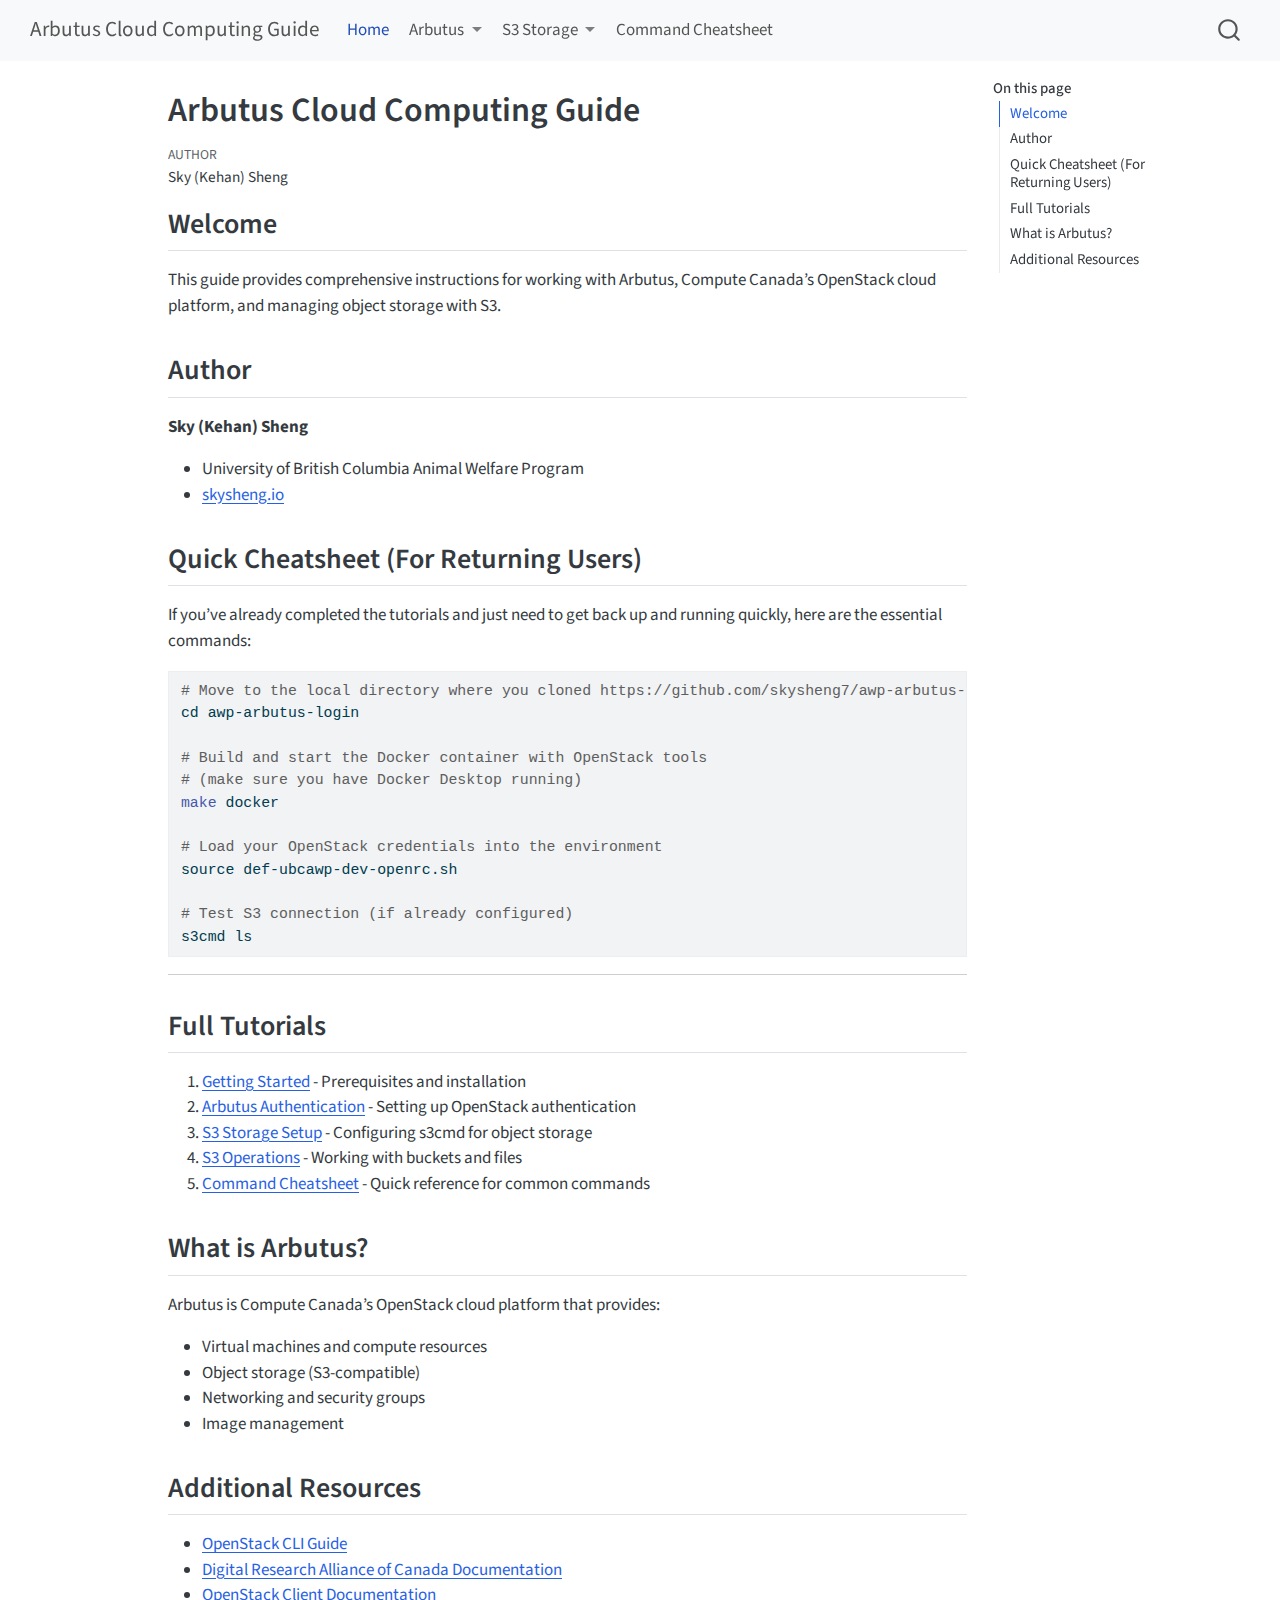
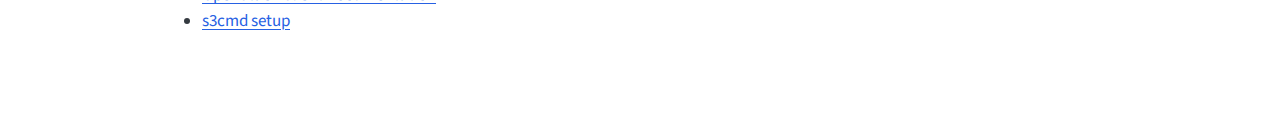
<file: docs/index.html>
<!DOCTYPE html>
<html xmlns="http://www.w3.org/1999/xhtml" lang="en" xml:lang="en"><head>

<meta charset="utf-8">
<meta name="generator" content="quarto-1.8.26">

<meta name="viewport" content="width=device-width, initial-scale=1.0, user-scalable=yes">

<meta name="author" content="Sky (Kehan) Sheng">

<title>Arbutus Cloud Computing Guide</title>
<style>
code{white-space: pre-wrap;}
span.smallcaps{font-variant: small-caps;}
div.columns{display: flex; gap: min(4vw, 1.5em);}
div.column{flex: auto; overflow-x: auto;}
div.hanging-indent{margin-left: 1.5em; text-indent: -1.5em;}
ul.task-list{list-style: none;}
ul.task-list li input[type="checkbox"] {
  width: 0.8em;
  margin: 0 0.8em 0.2em -1em; /* quarto-specific, see https://github.com/quarto-dev/quarto-cli/issues/4556 */ 
  vertical-align: middle;
}
/* CSS for syntax highlighting */
html { -webkit-text-size-adjust: 100%; }
pre > code.sourceCode { white-space: pre; position: relative; }
pre > code.sourceCode > span { display: inline-block; line-height: 1.25; }
pre > code.sourceCode > span:empty { height: 1.2em; }
.sourceCode { overflow: visible; }
code.sourceCode > span { color: inherit; text-decoration: inherit; }
div.sourceCode { margin: 1em 0; }
pre.sourceCode { margin: 0; }
@media screen {
div.sourceCode { overflow: auto; }
}
@media print {
pre > code.sourceCode { white-space: pre-wrap; }
pre > code.sourceCode > span { text-indent: -5em; padding-left: 5em; }
}
pre.numberSource code
  { counter-reset: source-line 0; }
pre.numberSource code > span
  { position: relative; left: -4em; counter-increment: source-line; }
pre.numberSource code > span > a:first-child::before
  { content: counter(source-line);
    position: relative; left: -1em; text-align: right; vertical-align: baseline;
    border: none; display: inline-block;
    -webkit-touch-callout: none; -webkit-user-select: none;
    -khtml-user-select: none; -moz-user-select: none;
    -ms-user-select: none; user-select: none;
    padding: 0 4px; width: 4em;
  }
pre.numberSource { margin-left: 3em;  padding-left: 4px; }
div.sourceCode
  {   }
@media screen {
pre > code.sourceCode > span > a:first-child::before { text-decoration: underline; }
}
</style>


<script src="site_libs/quarto-nav/quarto-nav.js"></script>
<script src="site_libs/quarto-nav/headroom.min.js"></script>
<script src="site_libs/clipboard/clipboard.min.js"></script>
<script src="site_libs/quarto-search/autocomplete.umd.js"></script>
<script src="site_libs/quarto-search/fuse.min.js"></script>
<script src="site_libs/quarto-search/quarto-search.js"></script>
<meta name="quarto:offset" content="./">
<script src="site_libs/quarto-html/quarto.js" type="module"></script>
<script src="site_libs/quarto-html/tabsets/tabsets.js" type="module"></script>
<script src="site_libs/quarto-html/axe/axe-check.js" type="module"></script>
<script src="site_libs/quarto-html/popper.min.js"></script>
<script src="site_libs/quarto-html/tippy.umd.min.js"></script>
<script src="site_libs/quarto-html/anchor.min.js"></script>
<link href="site_libs/quarto-html/tippy.css" rel="stylesheet">
<link href="site_libs/quarto-html/quarto-syntax-highlighting-587c61ba64f3a5504c4d52d930310e48.css" rel="stylesheet" id="quarto-text-highlighting-styles">
<script src="site_libs/bootstrap/bootstrap.min.js"></script>
<link href="site_libs/bootstrap/bootstrap-icons.css" rel="stylesheet">
<link href="site_libs/bootstrap/bootstrap-1c33c0780a01951c1c2d77b4a45239a1.min.css" rel="stylesheet" append-hash="true" id="quarto-bootstrap" data-mode="light">
<script id="quarto-search-options" type="application/json">{
  "location": "navbar",
  "copy-button": false,
  "collapse-after": 3,
  "panel-placement": "end",
  "type": "overlay",
  "limit": 50,
  "keyboard-shortcut": [
    "f",
    "/",
    "s"
  ],
  "show-item-context": false,
  "language": {
    "search-no-results-text": "No results",
    "search-matching-documents-text": "matching documents",
    "search-copy-link-title": "Copy link to search",
    "search-hide-matches-text": "Hide additional matches",
    "search-more-match-text": "more match in this document",
    "search-more-matches-text": "more matches in this document",
    "search-clear-button-title": "Clear",
    "search-text-placeholder": "",
    "search-detached-cancel-button-title": "Cancel",
    "search-submit-button-title": "Submit",
    "search-label": "Search"
  }
}</script>


<link rel="stylesheet" href="styles.css">
</head>

<body class="nav-fixed quarto-light">

<div id="quarto-search-results"></div>
  <header id="quarto-header" class="headroom fixed-top">
    <nav class="navbar navbar-expand-lg " data-bs-theme="dark">
      <div class="navbar-container container-fluid">
      <div class="navbar-brand-container mx-auto">
    <a class="navbar-brand" href="./index.html">
    <span class="navbar-title">Arbutus Cloud Computing Guide</span>
    </a>
  </div>
            <div id="quarto-search" class="" title="Search"></div>
          <button class="navbar-toggler" type="button" data-bs-toggle="collapse" data-bs-target="#navbarCollapse" aria-controls="navbarCollapse" role="menu" aria-expanded="false" aria-label="Toggle navigation" onclick="if (window.quartoToggleHeadroom) { window.quartoToggleHeadroom(); }">
  <span class="navbar-toggler-icon"></span>
</button>
          <div class="collapse navbar-collapse" id="navbarCollapse">
            <ul class="navbar-nav navbar-nav-scroll me-auto">
  <li class="nav-item">
    <a class="nav-link active" href="./index.html" aria-current="page"> 
<span class="menu-text">Home</span></a>
  </li>  
  <li class="nav-item dropdown ">
    <a class="nav-link dropdown-toggle" href="#" id="nav-menu-arbutus" role="link" data-bs-toggle="dropdown" aria-expanded="false">
 <span class="menu-text">Arbutus</span>
    </a>
    <ul class="dropdown-menu" aria-labelledby="nav-menu-arbutus">    
        <li>
    <a class="dropdown-item" href="./tutorial/getting-started.html">
 <span class="dropdown-text">00. Getting Started</span></a>
  </li>  
        <li>
    <a class="dropdown-item" href="./tutorial/arbutus-auth.html">
 <span class="dropdown-text">01. Arbutus Authentication</span></a>
  </li>  
    </ul>
  </li>
  <li class="nav-item dropdown ">
    <a class="nav-link dropdown-toggle" href="#" id="nav-menu-s3-storage" role="link" data-bs-toggle="dropdown" aria-expanded="false">
 <span class="menu-text">S3 Storage</span>
    </a>
    <ul class="dropdown-menu" aria-labelledby="nav-menu-s3-storage">    
        <li>
    <a class="dropdown-item" href="./tutorial/s3-setup.html">
 <span class="dropdown-text">02. S3 Storage Setup</span></a>
  </li>  
        <li>
    <a class="dropdown-item" href="./tutorial/s3-operations.html">
 <span class="dropdown-text">03. S3 Operations</span></a>
  </li>  
    </ul>
  </li>
  <li class="nav-item">
    <a class="nav-link" href="./tutorial/cheatsheet.html"> 
<span class="menu-text">Command Cheatsheet</span></a>
  </li>  
</ul>
          </div> <!-- /navcollapse -->
            <div class="quarto-navbar-tools">
</div>
      </div> <!-- /container-fluid -->
    </nav>
</header>
<!-- content -->
<div id="quarto-content" class="quarto-container page-columns page-rows-contents page-layout-article page-navbar">
<!-- sidebar -->
<!-- margin-sidebar -->
    <div id="quarto-margin-sidebar" class="sidebar margin-sidebar">
        <nav id="TOC" role="doc-toc" class="toc-active">
    <h2 id="toc-title">On this page</h2>
   
  <ul>
  <li><a href="#welcome" id="toc-welcome" class="nav-link active" data-scroll-target="#welcome">Welcome</a></li>
  <li><a href="#author" id="toc-author" class="nav-link" data-scroll-target="#author">Author</a></li>
  <li><a href="#quick-cheatsheet-for-returning-users" id="toc-quick-cheatsheet-for-returning-users" class="nav-link" data-scroll-target="#quick-cheatsheet-for-returning-users">Quick Cheatsheet (For Returning Users)</a></li>
  <li><a href="#full-tutorials" id="toc-full-tutorials" class="nav-link" data-scroll-target="#full-tutorials">Full Tutorials</a></li>
  <li><a href="#what-is-arbutus" id="toc-what-is-arbutus" class="nav-link" data-scroll-target="#what-is-arbutus">What is Arbutus?</a></li>
  <li><a href="#additional-resources" id="toc-additional-resources" class="nav-link" data-scroll-target="#additional-resources">Additional Resources</a></li>
  </ul>
</nav>
    </div>
<!-- main -->
<main class="content" id="quarto-document-content">

<header id="title-block-header" class="quarto-title-block default">
<div class="quarto-title">
<h1 class="title">Arbutus Cloud Computing Guide</h1>
</div>



<div class="quarto-title-meta">

    <div>
    <div class="quarto-title-meta-heading">Author</div>
    <div class="quarto-title-meta-contents">
             <p>Sky (Kehan) Sheng </p>
          </div>
  </div>
    
  
    
  </div>
  


</header>


<section id="welcome" class="level2">
<h2 class="anchored" data-anchor-id="welcome">Welcome</h2>
<p>This guide provides comprehensive instructions for working with Arbutus, Compute Canada’s OpenStack cloud platform, and managing object storage with S3.</p>
</section>
<section id="author" class="level2">
<h2 class="anchored" data-anchor-id="author">Author</h2>
<p><strong>Sky (Kehan) Sheng</strong></p>
<ul>
<li>University of British Columbia Animal Welfare Program</li>
<li><a href="https://www.skysheng.io">skysheng.io</a></li>
</ul>
</section>
<section id="quick-cheatsheet-for-returning-users" class="level2">
<h2 class="anchored" data-anchor-id="quick-cheatsheet-for-returning-users">Quick Cheatsheet (For Returning Users)</h2>
<p>If you’ve already completed the tutorials and just need to get back up and running quickly, here are the essential commands:</p>
<div class="code-copy-outer-scaffold"><div class="sourceCode" id="cb1"><pre class="sourceCode bash code-with-copy"><code class="sourceCode bash"><span id="cb1-1"><a href="#cb1-1" aria-hidden="true" tabindex="-1"></a><span class="co"># Move to the local directory where you cloned https://github.com/skysheng7/awp-arbutus-login.git</span></span>
<span id="cb1-2"><a href="#cb1-2" aria-hidden="true" tabindex="-1"></a><span class="bu">cd</span> awp-arbutus-login</span>
<span id="cb1-3"><a href="#cb1-3" aria-hidden="true" tabindex="-1"></a></span>
<span id="cb1-4"><a href="#cb1-4" aria-hidden="true" tabindex="-1"></a><span class="co"># Build and start the Docker container with OpenStack tools </span></span>
<span id="cb1-5"><a href="#cb1-5" aria-hidden="true" tabindex="-1"></a><span class="co"># (make sure you have Docker Desktop running)</span></span>
<span id="cb1-6"><a href="#cb1-6" aria-hidden="true" tabindex="-1"></a><span class="fu">make</span> docker</span>
<span id="cb1-7"><a href="#cb1-7" aria-hidden="true" tabindex="-1"></a></span>
<span id="cb1-8"><a href="#cb1-8" aria-hidden="true" tabindex="-1"></a><span class="co"># Load your OpenStack credentials into the environment</span></span>
<span id="cb1-9"><a href="#cb1-9" aria-hidden="true" tabindex="-1"></a><span class="bu">source</span> def-ubcawp-dev-openrc.sh</span>
<span id="cb1-10"><a href="#cb1-10" aria-hidden="true" tabindex="-1"></a></span>
<span id="cb1-11"><a href="#cb1-11" aria-hidden="true" tabindex="-1"></a><span class="co"># Test S3 connection (if already configured)</span></span>
<span id="cb1-12"><a href="#cb1-12" aria-hidden="true" tabindex="-1"></a><span class="ex">s3cmd</span> ls</span></code></pre></div><button title="Copy to Clipboard" class="code-copy-button"><i class="bi"></i></button></div>
<hr>
</section>
<section id="full-tutorials" class="level2">
<h2 class="anchored" data-anchor-id="full-tutorials">Full Tutorials</h2>
<ol type="1">
<li><strong><a href="tutorial/getting-started.html">Getting Started</a></strong> - Prerequisites and installation</li>
<li><strong><a href="tutorial/arbutus-auth.html">Arbutus Authentication</a></strong> - Setting up OpenStack authentication</li>
<li><strong><a href="tutorial/s3-setup.html">S3 Storage Setup</a></strong> - Configuring s3cmd for object storage</li>
<li><strong><a href="tutorial/s3-operations.html">S3 Operations</a></strong> - Working with buckets and files</li>
<li><strong><a href="tutorial/cheatsheet.html">Command Cheatsheet</a></strong> - Quick reference for common commands</li>
</ol>
</section>
<section id="what-is-arbutus" class="level2">
<h2 class="anchored" data-anchor-id="what-is-arbutus">What is Arbutus?</h2>
<p>Arbutus is Compute Canada’s OpenStack cloud platform that provides:</p>
<ul>
<li>Virtual machines and compute resources</li>
<li>Object storage (S3-compatible)</li>
<li>Networking and security groups</li>
<li>Image management</li>
</ul>
</section>
<section id="additional-resources" class="level2">
<h2 class="anchored" data-anchor-id="additional-resources">Additional Resources</h2>
<ul>
<li><a href="https://docs.alliancecan.ca/wiki/OpenStack_command_line_clients">OpenStack CLI Guide</a></li>
<li><a href="https://docs.computecanada.ca/">Digital Research Alliance of Canada Documentation</a></li>
<li><a href="https://docs.openstack.org/python-openstackclient/latest/">OpenStack Client Documentation</a></li>
<li><a href="https://docs.alliancecan.ca/wiki/Accessing_object_storage_with_s3cmd">s3cmd setup</a></li>
</ul>


</section>

</main> <!-- /main -->
<script id="quarto-html-after-body" type="application/javascript">
  window.document.addEventListener("DOMContentLoaded", function (event) {
    const icon = "";
    const anchorJS = new window.AnchorJS();
    anchorJS.options = {
      placement: 'right',
      icon: icon
    };
    anchorJS.add('.anchored');
    const isCodeAnnotation = (el) => {
      for (const clz of el.classList) {
        if (clz.startsWith('code-annotation-')) {                     
          return true;
        }
      }
      return false;
    }
    const onCopySuccess = function(e) {
      // button target
      const button = e.trigger;
      // don't keep focus
      button.blur();
      // flash "checked"
      button.classList.add('code-copy-button-checked');
      var currentTitle = button.getAttribute("title");
      button.setAttribute("title", "Copied!");
      let tooltip;
      if (window.bootstrap) {
        button.setAttribute("data-bs-toggle", "tooltip");
        button.setAttribute("data-bs-placement", "left");
        button.setAttribute("data-bs-title", "Copied!");
        tooltip = new bootstrap.Tooltip(button, 
          { trigger: "manual", 
            customClass: "code-copy-button-tooltip",
            offset: [0, -8]});
        tooltip.show();    
      }
      setTimeout(function() {
        if (tooltip) {
          tooltip.hide();
          button.removeAttribute("data-bs-title");
          button.removeAttribute("data-bs-toggle");
          button.removeAttribute("data-bs-placement");
        }
        button.setAttribute("title", currentTitle);
        button.classList.remove('code-copy-button-checked');
      }, 1000);
      // clear code selection
      e.clearSelection();
    }
    const getTextToCopy = function(trigger) {
      const outerScaffold = trigger.parentElement.cloneNode(true);
      const codeEl = outerScaffold.querySelector('code');
      for (const childEl of codeEl.children) {
        if (isCodeAnnotation(childEl)) {
          childEl.remove();
        }
      }
      return codeEl.innerText;
    }
    const clipboard = new window.ClipboardJS('.code-copy-button:not([data-in-quarto-modal])', {
      text: getTextToCopy
    });
    clipboard.on('success', onCopySuccess);
    if (window.document.getElementById('quarto-embedded-source-code-modal')) {
      const clipboardModal = new window.ClipboardJS('.code-copy-button[data-in-quarto-modal]', {
        text: getTextToCopy,
        container: window.document.getElementById('quarto-embedded-source-code-modal')
      });
      clipboardModal.on('success', onCopySuccess);
    }
      var localhostRegex = new RegExp(/^(?:http|https):\/\/localhost\:?[0-9]*\//);
      var mailtoRegex = new RegExp(/^mailto:/);
        var filterRegex = new RegExp('/' + window.location.host + '/');
      var isInternal = (href) => {
          return filterRegex.test(href) || localhostRegex.test(href) || mailtoRegex.test(href);
      }
      // Inspect non-navigation links and adorn them if external
     var links = window.document.querySelectorAll('a[href]:not(.nav-link):not(.navbar-brand):not(.toc-action):not(.sidebar-link):not(.sidebar-item-toggle):not(.pagination-link):not(.no-external):not([aria-hidden]):not(.dropdown-item):not(.quarto-navigation-tool):not(.about-link)');
      for (var i=0; i<links.length; i++) {
        const link = links[i];
        if (!isInternal(link.href)) {
          // undo the damage that might have been done by quarto-nav.js in the case of
          // links that we want to consider external
          if (link.dataset.originalHref !== undefined) {
            link.href = link.dataset.originalHref;
          }
        }
      }
    function tippyHover(el, contentFn, onTriggerFn, onUntriggerFn) {
      const config = {
        allowHTML: true,
        maxWidth: 500,
        delay: 100,
        arrow: false,
        appendTo: function(el) {
            return el.parentElement;
        },
        interactive: true,
        interactiveBorder: 10,
        theme: 'quarto',
        placement: 'bottom-start',
      };
      if (contentFn) {
        config.content = contentFn;
      }
      if (onTriggerFn) {
        config.onTrigger = onTriggerFn;
      }
      if (onUntriggerFn) {
        config.onUntrigger = onUntriggerFn;
      }
      window.tippy(el, config); 
    }
    const noterefs = window.document.querySelectorAll('a[role="doc-noteref"]');
    for (var i=0; i<noterefs.length; i++) {
      const ref = noterefs[i];
      tippyHover(ref, function() {
        // use id or data attribute instead here
        let href = ref.getAttribute('data-footnote-href') || ref.getAttribute('href');
        try { href = new URL(href).hash; } catch {}
        const id = href.replace(/^#\/?/, "");
        const note = window.document.getElementById(id);
        if (note) {
          return note.innerHTML;
        } else {
          return "";
        }
      });
    }
    const xrefs = window.document.querySelectorAll('a.quarto-xref');
    const processXRef = (id, note) => {
      // Strip column container classes
      const stripColumnClz = (el) => {
        el.classList.remove("page-full", "page-columns");
        if (el.children) {
          for (const child of el.children) {
            stripColumnClz(child);
          }
        }
      }
      stripColumnClz(note)
      if (id === null || id.startsWith('sec-')) {
        // Special case sections, only their first couple elements
        const container = document.createElement("div");
        if (note.children && note.children.length > 2) {
          container.appendChild(note.children[0].cloneNode(true));
          for (let i = 1; i < note.children.length; i++) {
            const child = note.children[i];
            if (child.tagName === "P" && child.innerText === "") {
              continue;
            } else {
              container.appendChild(child.cloneNode(true));
              break;
            }
          }
          if (window.Quarto?.typesetMath) {
            window.Quarto.typesetMath(container);
          }
          return container.innerHTML
        } else {
          if (window.Quarto?.typesetMath) {
            window.Quarto.typesetMath(note);
          }
          return note.innerHTML;
        }
      } else {
        // Remove any anchor links if they are present
        const anchorLink = note.querySelector('a.anchorjs-link');
        if (anchorLink) {
          anchorLink.remove();
        }
        if (window.Quarto?.typesetMath) {
          window.Quarto.typesetMath(note);
        }
        if (note.classList.contains("callout")) {
          return note.outerHTML;
        } else {
          return note.innerHTML;
        }
      }
    }
    for (var i=0; i<xrefs.length; i++) {
      const xref = xrefs[i];
      tippyHover(xref, undefined, function(instance) {
        instance.disable();
        let url = xref.getAttribute('href');
        let hash = undefined; 
        if (url.startsWith('#')) {
          hash = url;
        } else {
          try { hash = new URL(url).hash; } catch {}
        }
        if (hash) {
          const id = hash.replace(/^#\/?/, "");
          const note = window.document.getElementById(id);
          if (note !== null) {
            try {
              const html = processXRef(id, note.cloneNode(true));
              instance.setContent(html);
            } finally {
              instance.enable();
              instance.show();
            }
          } else {
            // See if we can fetch this
            fetch(url.split('#')[0])
            .then(res => res.text())
            .then(html => {
              const parser = new DOMParser();
              const htmlDoc = parser.parseFromString(html, "text/html");
              const note = htmlDoc.getElementById(id);
              if (note !== null) {
                const html = processXRef(id, note);
                instance.setContent(html);
              } 
            }).finally(() => {
              instance.enable();
              instance.show();
            });
          }
        } else {
          // See if we can fetch a full url (with no hash to target)
          // This is a special case and we should probably do some content thinning / targeting
          fetch(url)
          .then(res => res.text())
          .then(html => {
            const parser = new DOMParser();
            const htmlDoc = parser.parseFromString(html, "text/html");
            const note = htmlDoc.querySelector('main.content');
            if (note !== null) {
              // This should only happen for chapter cross references
              // (since there is no id in the URL)
              // remove the first header
              if (note.children.length > 0 && note.children[0].tagName === "HEADER") {
                note.children[0].remove();
              }
              const html = processXRef(null, note);
              instance.setContent(html);
            } 
          }).finally(() => {
            instance.enable();
            instance.show();
          });
        }
      }, function(instance) {
      });
    }
        let selectedAnnoteEl;
        const selectorForAnnotation = ( cell, annotation) => {
          let cellAttr = 'data-code-cell="' + cell + '"';
          let lineAttr = 'data-code-annotation="' +  annotation + '"';
          const selector = 'span[' + cellAttr + '][' + lineAttr + ']';
          return selector;
        }
        const selectCodeLines = (annoteEl) => {
          const doc = window.document;
          const targetCell = annoteEl.getAttribute("data-target-cell");
          const targetAnnotation = annoteEl.getAttribute("data-target-annotation");
          const annoteSpan = window.document.querySelector(selectorForAnnotation(targetCell, targetAnnotation));
          const lines = annoteSpan.getAttribute("data-code-lines").split(",");
          const lineIds = lines.map((line) => {
            return targetCell + "-" + line;
          })
          let top = null;
          let height = null;
          let parent = null;
          if (lineIds.length > 0) {
              //compute the position of the single el (top and bottom and make a div)
              const el = window.document.getElementById(lineIds[0]);
              top = el.offsetTop;
              height = el.offsetHeight;
              parent = el.parentElement.parentElement;
            if (lineIds.length > 1) {
              const lastEl = window.document.getElementById(lineIds[lineIds.length - 1]);
              const bottom = lastEl.offsetTop + lastEl.offsetHeight;
              height = bottom - top;
            }
            if (top !== null && height !== null && parent !== null) {
              // cook up a div (if necessary) and position it 
              let div = window.document.getElementById("code-annotation-line-highlight");
              if (div === null) {
                div = window.document.createElement("div");
                div.setAttribute("id", "code-annotation-line-highlight");
                div.style.position = 'absolute';
                parent.appendChild(div);
              }
              div.style.top = top - 2 + "px";
              div.style.height = height + 4 + "px";
              div.style.left = 0;
              let gutterDiv = window.document.getElementById("code-annotation-line-highlight-gutter");
              if (gutterDiv === null) {
                gutterDiv = window.document.createElement("div");
                gutterDiv.setAttribute("id", "code-annotation-line-highlight-gutter");
                gutterDiv.style.position = 'absolute';
                const codeCell = window.document.getElementById(targetCell);
                const gutter = codeCell.querySelector('.code-annotation-gutter');
                gutter.appendChild(gutterDiv);
              }
              gutterDiv.style.top = top - 2 + "px";
              gutterDiv.style.height = height + 4 + "px";
            }
            selectedAnnoteEl = annoteEl;
          }
        };
        const unselectCodeLines = () => {
          const elementsIds = ["code-annotation-line-highlight", "code-annotation-line-highlight-gutter"];
          elementsIds.forEach((elId) => {
            const div = window.document.getElementById(elId);
            if (div) {
              div.remove();
            }
          });
          selectedAnnoteEl = undefined;
        };
          // Handle positioning of the toggle
      window.addEventListener(
        "resize",
        throttle(() => {
          elRect = undefined;
          if (selectedAnnoteEl) {
            selectCodeLines(selectedAnnoteEl);
          }
        }, 10)
      );
      function throttle(fn, ms) {
      let throttle = false;
      let timer;
        return (...args) => {
          if(!throttle) { // first call gets through
              fn.apply(this, args);
              throttle = true;
          } else { // all the others get throttled
              if(timer) clearTimeout(timer); // cancel #2
              timer = setTimeout(() => {
                fn.apply(this, args);
                timer = throttle = false;
              }, ms);
          }
        };
      }
        // Attach click handler to the DT
        const annoteDls = window.document.querySelectorAll('dt[data-target-cell]');
        for (const annoteDlNode of annoteDls) {
          annoteDlNode.addEventListener('click', (event) => {
            const clickedEl = event.target;
            if (clickedEl !== selectedAnnoteEl) {
              unselectCodeLines();
              const activeEl = window.document.querySelector('dt[data-target-cell].code-annotation-active');
              if (activeEl) {
                activeEl.classList.remove('code-annotation-active');
              }
              selectCodeLines(clickedEl);
              clickedEl.classList.add('code-annotation-active');
            } else {
              // Unselect the line
              unselectCodeLines();
              clickedEl.classList.remove('code-annotation-active');
            }
          });
        }
    const findCites = (el) => {
      const parentEl = el.parentElement;
      if (parentEl) {
        const cites = parentEl.dataset.cites;
        if (cites) {
          return {
            el,
            cites: cites.split(' ')
          };
        } else {
          return findCites(el.parentElement)
        }
      } else {
        return undefined;
      }
    };
    var bibliorefs = window.document.querySelectorAll('a[role="doc-biblioref"]');
    for (var i=0; i<bibliorefs.length; i++) {
      const ref = bibliorefs[i];
      const citeInfo = findCites(ref);
      if (citeInfo) {
        tippyHover(citeInfo.el, function() {
          var popup = window.document.createElement('div');
          citeInfo.cites.forEach(function(cite) {
            var citeDiv = window.document.createElement('div');
            citeDiv.classList.add('hanging-indent');
            citeDiv.classList.add('csl-entry');
            var biblioDiv = window.document.getElementById('ref-' + cite);
            if (biblioDiv) {
              citeDiv.innerHTML = biblioDiv.innerHTML;
            }
            popup.appendChild(citeDiv);
          });
          return popup.innerHTML;
        });
      }
    }
  });
  </script>
</div> <!-- /content -->




</body></html>
</file>
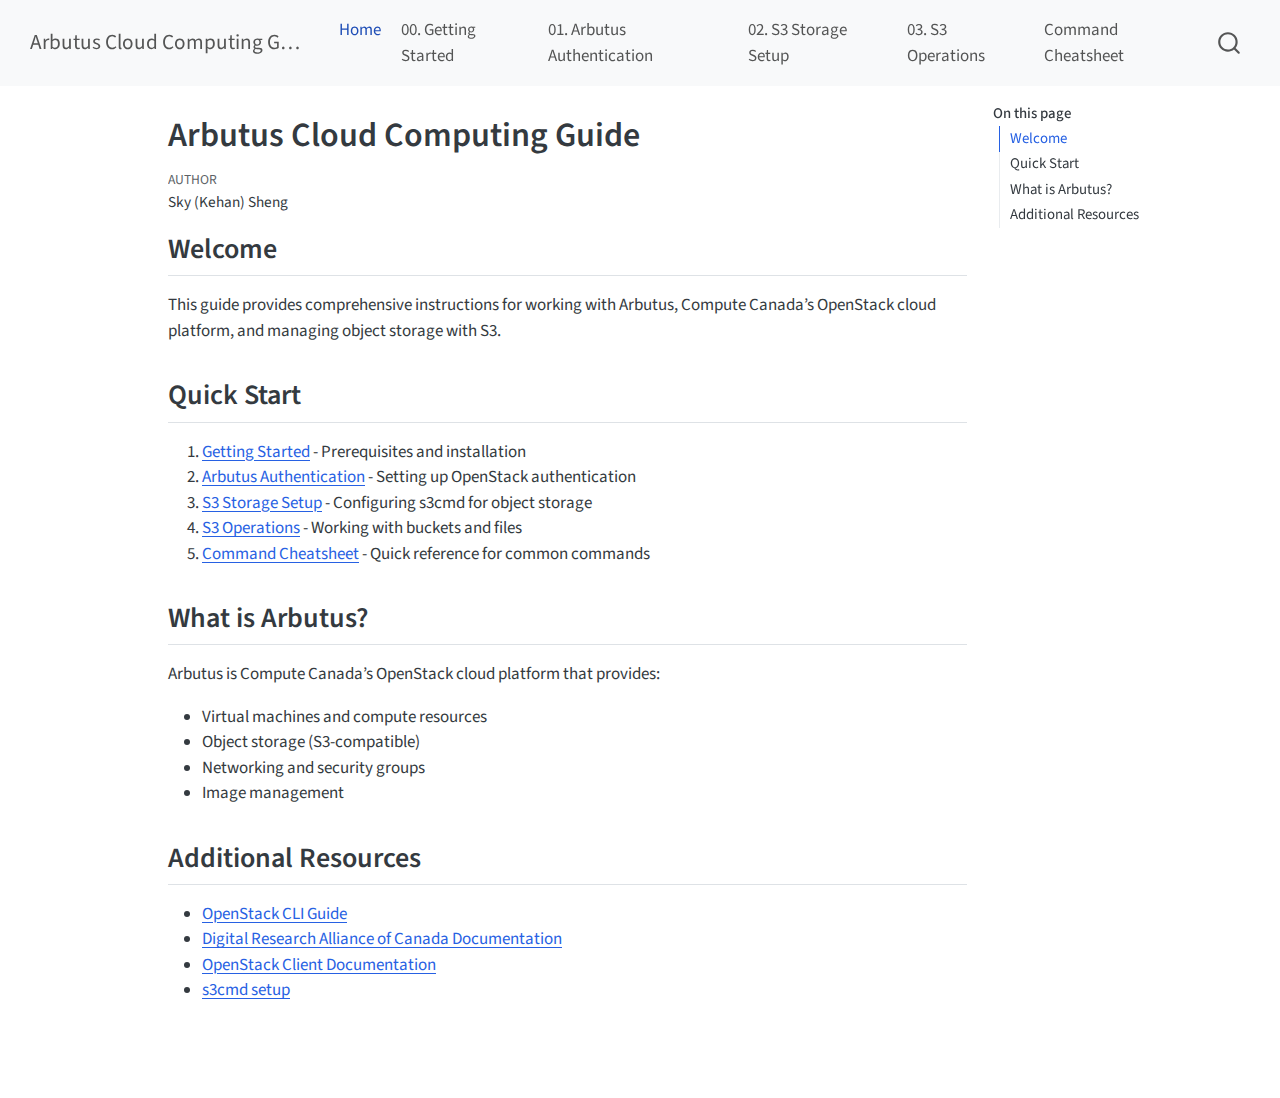
<file: docs/tutorial/index.html>
<!DOCTYPE html>
<html xmlns="http://www.w3.org/1999/xhtml" lang="en" xml:lang="en"><head>

<meta charset="utf-8">
<meta name="generator" content="quarto-1.8.26">

<meta name="viewport" content="width=device-width, initial-scale=1.0, user-scalable=yes">

<meta name="author" content="Sky (Kehan) Sheng">

<title>Arbutus Cloud Computing Guide</title>
<style>
code{white-space: pre-wrap;}
span.smallcaps{font-variant: small-caps;}
div.columns{display: flex; gap: min(4vw, 1.5em);}
div.column{flex: auto; overflow-x: auto;}
div.hanging-indent{margin-left: 1.5em; text-indent: -1.5em;}
ul.task-list{list-style: none;}
ul.task-list li input[type="checkbox"] {
  width: 0.8em;
  margin: 0 0.8em 0.2em -1em; /* quarto-specific, see https://github.com/quarto-dev/quarto-cli/issues/4556 */ 
  vertical-align: middle;
}
</style>


<script src="../site_libs/quarto-nav/quarto-nav.js"></script>
<script src="../site_libs/quarto-nav/headroom.min.js"></script>
<script src="../site_libs/clipboard/clipboard.min.js"></script>
<script src="../site_libs/quarto-search/autocomplete.umd.js"></script>
<script src="../site_libs/quarto-search/fuse.min.js"></script>
<script src="../site_libs/quarto-search/quarto-search.js"></script>
<meta name="quarto:offset" content="../">
<script src="../site_libs/quarto-html/quarto.js" type="module"></script>
<script src="../site_libs/quarto-html/tabsets/tabsets.js" type="module"></script>
<script src="../site_libs/quarto-html/axe/axe-check.js" type="module"></script>
<script src="../site_libs/quarto-html/popper.min.js"></script>
<script src="../site_libs/quarto-html/tippy.umd.min.js"></script>
<script src="../site_libs/quarto-html/anchor.min.js"></script>
<link href="../site_libs/quarto-html/tippy.css" rel="stylesheet">
<link href="../site_libs/quarto-html/quarto-syntax-highlighting-587c61ba64f3a5504c4d52d930310e48.css" rel="stylesheet" id="quarto-text-highlighting-styles">
<script src="../site_libs/bootstrap/bootstrap.min.js"></script>
<link href="../site_libs/bootstrap/bootstrap-icons.css" rel="stylesheet">
<link href="../site_libs/bootstrap/bootstrap-1c33c0780a01951c1c2d77b4a45239a1.min.css" rel="stylesheet" append-hash="true" id="quarto-bootstrap" data-mode="light">
<script id="quarto-search-options" type="application/json">{
  "location": "navbar",
  "copy-button": false,
  "collapse-after": 3,
  "panel-placement": "end",
  "type": "overlay",
  "limit": 50,
  "keyboard-shortcut": [
    "f",
    "/",
    "s"
  ],
  "show-item-context": false,
  "language": {
    "search-no-results-text": "No results",
    "search-matching-documents-text": "matching documents",
    "search-copy-link-title": "Copy link to search",
    "search-hide-matches-text": "Hide additional matches",
    "search-more-match-text": "more match in this document",
    "search-more-matches-text": "more matches in this document",
    "search-clear-button-title": "Clear",
    "search-text-placeholder": "",
    "search-detached-cancel-button-title": "Cancel",
    "search-submit-button-title": "Submit",
    "search-label": "Search"
  }
}</script>


<link rel="stylesheet" href="../styles.css">
</head>

<body class="nav-fixed quarto-light">

<div id="quarto-search-results"></div>
  <header id="quarto-header" class="headroom fixed-top">
    <nav class="navbar navbar-expand-lg " data-bs-theme="dark">
      <div class="navbar-container container-fluid">
      <div class="navbar-brand-container mx-auto">
    <a class="navbar-brand" href="../index.html">
    <span class="navbar-title">Arbutus Cloud Computing Guide</span>
    </a>
  </div>
            <div id="quarto-search" class="" title="Search"></div>
          <button class="navbar-toggler" type="button" data-bs-toggle="collapse" data-bs-target="#navbarCollapse" aria-controls="navbarCollapse" role="menu" aria-expanded="false" aria-label="Toggle navigation" onclick="if (window.quartoToggleHeadroom) { window.quartoToggleHeadroom(); }">
  <span class="navbar-toggler-icon"></span>
</button>
          <div class="collapse navbar-collapse" id="navbarCollapse">
            <ul class="navbar-nav navbar-nav-scroll me-auto">
  <li class="nav-item">
    <a class="nav-link active" href="../tutorial/index.html" aria-current="page"> 
<span class="menu-text">Home</span></a>
  </li>  
  <li class="nav-item">
    <a class="nav-link" href="../tutorial/getting-started.html"> 
<span class="menu-text">00. Getting Started</span></a>
  </li>  
  <li class="nav-item">
    <a class="nav-link" href="../tutorial/arbutus-auth.html"> 
<span class="menu-text">01. Arbutus Authentication</span></a>
  </li>  
  <li class="nav-item">
    <a class="nav-link" href="../tutorial/s3-setup.html"> 
<span class="menu-text">02. S3 Storage Setup</span></a>
  </li>  
  <li class="nav-item">
    <a class="nav-link" href="../tutorial/s3-operations.html"> 
<span class="menu-text">03. S3 Operations</span></a>
  </li>  
  <li class="nav-item">
    <a class="nav-link" href="../tutorial/cheatsheet.html"> 
<span class="menu-text">Command Cheatsheet</span></a>
  </li>  
</ul>
          </div> <!-- /navcollapse -->
            <div class="quarto-navbar-tools">
</div>
      </div> <!-- /container-fluid -->
    </nav>
</header>
<!-- content -->
<div id="quarto-content" class="quarto-container page-columns page-rows-contents page-layout-article page-navbar">
<!-- sidebar -->
<!-- margin-sidebar -->
    <div id="quarto-margin-sidebar" class="sidebar margin-sidebar">
        <nav id="TOC" role="doc-toc" class="toc-active">
    <h2 id="toc-title">On this page</h2>
   
  <ul>
  <li><a href="#welcome" id="toc-welcome" class="nav-link active" data-scroll-target="#welcome">Welcome</a></li>
  <li><a href="#quick-start" id="toc-quick-start" class="nav-link" data-scroll-target="#quick-start">Quick Start</a></li>
  <li><a href="#what-is-arbutus" id="toc-what-is-arbutus" class="nav-link" data-scroll-target="#what-is-arbutus">What is Arbutus?</a></li>
  <li><a href="#additional-resources" id="toc-additional-resources" class="nav-link" data-scroll-target="#additional-resources">Additional Resources</a></li>
  </ul>
</nav>
    </div>
<!-- main -->
<main class="content" id="quarto-document-content">

<header id="title-block-header" class="quarto-title-block default">
<div class="quarto-title">
<h1 class="title">Arbutus Cloud Computing Guide</h1>
</div>



<div class="quarto-title-meta">

    <div>
    <div class="quarto-title-meta-heading">Author</div>
    <div class="quarto-title-meta-contents">
             <p>Sky (Kehan) Sheng </p>
          </div>
  </div>
    
  
    
  </div>
  


</header>


<section id="welcome" class="level2">
<h2 class="anchored" data-anchor-id="welcome">Welcome</h2>
<p>This guide provides comprehensive instructions for working with Arbutus, Compute Canada’s OpenStack cloud platform, and managing object storage with S3.</p>
</section>
<section id="quick-start" class="level2">
<h2 class="anchored" data-anchor-id="quick-start">Quick Start</h2>
<ol type="1">
<li><strong><a href="getting-started.html">Getting Started</a></strong> - Prerequisites and installation</li>
<li><strong><a href="arbutus-auth.html">Arbutus Authentication</a></strong> - Setting up OpenStack authentication</li>
<li><strong><a href="s3-setup.html">S3 Storage Setup</a></strong> - Configuring s3cmd for object storage</li>
<li><strong><a href="s3-operations.html">S3 Operations</a></strong> - Working with buckets and files</li>
<li><strong><a href="cheatsheet.html">Command Cheatsheet</a></strong> - Quick reference for common commands</li>
</ol>
</section>
<section id="what-is-arbutus" class="level2">
<h2 class="anchored" data-anchor-id="what-is-arbutus">What is Arbutus?</h2>
<p>Arbutus is Compute Canada’s OpenStack cloud platform that provides:</p>
<ul>
<li>Virtual machines and compute resources</li>
<li>Object storage (S3-compatible)</li>
<li>Networking and security groups</li>
<li>Image management</li>
</ul>
</section>
<section id="additional-resources" class="level2">
<h2 class="anchored" data-anchor-id="additional-resources">Additional Resources</h2>
<ul>
<li><a href="https://docs.alliancecan.ca/wiki/OpenStack_command_line_clients">OpenStack CLI Guide</a></li>
<li><a href="https://docs.computecanada.ca/">Digital Research Alliance of Canada Documentation</a></li>
<li><a href="https://docs.openstack.org/python-openstackclient/latest/">OpenStack Client Documentation</a></li>
<li><a href="https://docs.alliancecan.ca/wiki/Accessing_object_storage_with_s3cmd">s3cmd setup</a></li>
</ul>


</section>

</main> <!-- /main -->
<script id="quarto-html-after-body" type="application/javascript">
  window.document.addEventListener("DOMContentLoaded", function (event) {
    const icon = "";
    const anchorJS = new window.AnchorJS();
    anchorJS.options = {
      placement: 'right',
      icon: icon
    };
    anchorJS.add('.anchored');
    const isCodeAnnotation = (el) => {
      for (const clz of el.classList) {
        if (clz.startsWith('code-annotation-')) {                     
          return true;
        }
      }
      return false;
    }
    const onCopySuccess = function(e) {
      // button target
      const button = e.trigger;
      // don't keep focus
      button.blur();
      // flash "checked"
      button.classList.add('code-copy-button-checked');
      var currentTitle = button.getAttribute("title");
      button.setAttribute("title", "Copied!");
      let tooltip;
      if (window.bootstrap) {
        button.setAttribute("data-bs-toggle", "tooltip");
        button.setAttribute("data-bs-placement", "left");
        button.setAttribute("data-bs-title", "Copied!");
        tooltip = new bootstrap.Tooltip(button, 
          { trigger: "manual", 
            customClass: "code-copy-button-tooltip",
            offset: [0, -8]});
        tooltip.show();    
      }
      setTimeout(function() {
        if (tooltip) {
          tooltip.hide();
          button.removeAttribute("data-bs-title");
          button.removeAttribute("data-bs-toggle");
          button.removeAttribute("data-bs-placement");
        }
        button.setAttribute("title", currentTitle);
        button.classList.remove('code-copy-button-checked');
      }, 1000);
      // clear code selection
      e.clearSelection();
    }
    const getTextToCopy = function(trigger) {
      const outerScaffold = trigger.parentElement.cloneNode(true);
      const codeEl = outerScaffold.querySelector('code');
      for (const childEl of codeEl.children) {
        if (isCodeAnnotation(childEl)) {
          childEl.remove();
        }
      }
      return codeEl.innerText;
    }
    const clipboard = new window.ClipboardJS('.code-copy-button:not([data-in-quarto-modal])', {
      text: getTextToCopy
    });
    clipboard.on('success', onCopySuccess);
    if (window.document.getElementById('quarto-embedded-source-code-modal')) {
      const clipboardModal = new window.ClipboardJS('.code-copy-button[data-in-quarto-modal]', {
        text: getTextToCopy,
        container: window.document.getElementById('quarto-embedded-source-code-modal')
      });
      clipboardModal.on('success', onCopySuccess);
    }
      var localhostRegex = new RegExp(/^(?:http|https):\/\/localhost\:?[0-9]*\//);
      var mailtoRegex = new RegExp(/^mailto:/);
        var filterRegex = new RegExp('/' + window.location.host + '/');
      var isInternal = (href) => {
          return filterRegex.test(href) || localhostRegex.test(href) || mailtoRegex.test(href);
      }
      // Inspect non-navigation links and adorn them if external
     var links = window.document.querySelectorAll('a[href]:not(.nav-link):not(.navbar-brand):not(.toc-action):not(.sidebar-link):not(.sidebar-item-toggle):not(.pagination-link):not(.no-external):not([aria-hidden]):not(.dropdown-item):not(.quarto-navigation-tool):not(.about-link)');
      for (var i=0; i<links.length; i++) {
        const link = links[i];
        if (!isInternal(link.href)) {
          // undo the damage that might have been done by quarto-nav.js in the case of
          // links that we want to consider external
          if (link.dataset.originalHref !== undefined) {
            link.href = link.dataset.originalHref;
          }
        }
      }
    function tippyHover(el, contentFn, onTriggerFn, onUntriggerFn) {
      const config = {
        allowHTML: true,
        maxWidth: 500,
        delay: 100,
        arrow: false,
        appendTo: function(el) {
            return el.parentElement;
        },
        interactive: true,
        interactiveBorder: 10,
        theme: 'quarto',
        placement: 'bottom-start',
      };
      if (contentFn) {
        config.content = contentFn;
      }
      if (onTriggerFn) {
        config.onTrigger = onTriggerFn;
      }
      if (onUntriggerFn) {
        config.onUntrigger = onUntriggerFn;
      }
      window.tippy(el, config); 
    }
    const noterefs = window.document.querySelectorAll('a[role="doc-noteref"]');
    for (var i=0; i<noterefs.length; i++) {
      const ref = noterefs[i];
      tippyHover(ref, function() {
        // use id or data attribute instead here
        let href = ref.getAttribute('data-footnote-href') || ref.getAttribute('href');
        try { href = new URL(href).hash; } catch {}
        const id = href.replace(/^#\/?/, "");
        const note = window.document.getElementById(id);
        if (note) {
          return note.innerHTML;
        } else {
          return "";
        }
      });
    }
    const xrefs = window.document.querySelectorAll('a.quarto-xref');
    const processXRef = (id, note) => {
      // Strip column container classes
      const stripColumnClz = (el) => {
        el.classList.remove("page-full", "page-columns");
        if (el.children) {
          for (const child of el.children) {
            stripColumnClz(child);
          }
        }
      }
      stripColumnClz(note)
      if (id === null || id.startsWith('sec-')) {
        // Special case sections, only their first couple elements
        const container = document.createElement("div");
        if (note.children && note.children.length > 2) {
          container.appendChild(note.children[0].cloneNode(true));
          for (let i = 1; i < note.children.length; i++) {
            const child = note.children[i];
            if (child.tagName === "P" && child.innerText === "") {
              continue;
            } else {
              container.appendChild(child.cloneNode(true));
              break;
            }
          }
          if (window.Quarto?.typesetMath) {
            window.Quarto.typesetMath(container);
          }
          return container.innerHTML
        } else {
          if (window.Quarto?.typesetMath) {
            window.Quarto.typesetMath(note);
          }
          return note.innerHTML;
        }
      } else {
        // Remove any anchor links if they are present
        const anchorLink = note.querySelector('a.anchorjs-link');
        if (anchorLink) {
          anchorLink.remove();
        }
        if (window.Quarto?.typesetMath) {
          window.Quarto.typesetMath(note);
        }
        if (note.classList.contains("callout")) {
          return note.outerHTML;
        } else {
          return note.innerHTML;
        }
      }
    }
    for (var i=0; i<xrefs.length; i++) {
      const xref = xrefs[i];
      tippyHover(xref, undefined, function(instance) {
        instance.disable();
        let url = xref.getAttribute('href');
        let hash = undefined; 
        if (url.startsWith('#')) {
          hash = url;
        } else {
          try { hash = new URL(url).hash; } catch {}
        }
        if (hash) {
          const id = hash.replace(/^#\/?/, "");
          const note = window.document.getElementById(id);
          if (note !== null) {
            try {
              const html = processXRef(id, note.cloneNode(true));
              instance.setContent(html);
            } finally {
              instance.enable();
              instance.show();
            }
          } else {
            // See if we can fetch this
            fetch(url.split('#')[0])
            .then(res => res.text())
            .then(html => {
              const parser = new DOMParser();
              const htmlDoc = parser.parseFromString(html, "text/html");
              const note = htmlDoc.getElementById(id);
              if (note !== null) {
                const html = processXRef(id, note);
                instance.setContent(html);
              } 
            }).finally(() => {
              instance.enable();
              instance.show();
            });
          }
        } else {
          // See if we can fetch a full url (with no hash to target)
          // This is a special case and we should probably do some content thinning / targeting
          fetch(url)
          .then(res => res.text())
          .then(html => {
            const parser = new DOMParser();
            const htmlDoc = parser.parseFromString(html, "text/html");
            const note = htmlDoc.querySelector('main.content');
            if (note !== null) {
              // This should only happen for chapter cross references
              // (since there is no id in the URL)
              // remove the first header
              if (note.children.length > 0 && note.children[0].tagName === "HEADER") {
                note.children[0].remove();
              }
              const html = processXRef(null, note);
              instance.setContent(html);
            } 
          }).finally(() => {
            instance.enable();
            instance.show();
          });
        }
      }, function(instance) {
      });
    }
        let selectedAnnoteEl;
        const selectorForAnnotation = ( cell, annotation) => {
          let cellAttr = 'data-code-cell="' + cell + '"';
          let lineAttr = 'data-code-annotation="' +  annotation + '"';
          const selector = 'span[' + cellAttr + '][' + lineAttr + ']';
          return selector;
        }
        const selectCodeLines = (annoteEl) => {
          const doc = window.document;
          const targetCell = annoteEl.getAttribute("data-target-cell");
          const targetAnnotation = annoteEl.getAttribute("data-target-annotation");
          const annoteSpan = window.document.querySelector(selectorForAnnotation(targetCell, targetAnnotation));
          const lines = annoteSpan.getAttribute("data-code-lines").split(",");
          const lineIds = lines.map((line) => {
            return targetCell + "-" + line;
          })
          let top = null;
          let height = null;
          let parent = null;
          if (lineIds.length > 0) {
              //compute the position of the single el (top and bottom and make a div)
              const el = window.document.getElementById(lineIds[0]);
              top = el.offsetTop;
              height = el.offsetHeight;
              parent = el.parentElement.parentElement;
            if (lineIds.length > 1) {
              const lastEl = window.document.getElementById(lineIds[lineIds.length - 1]);
              const bottom = lastEl.offsetTop + lastEl.offsetHeight;
              height = bottom - top;
            }
            if (top !== null && height !== null && parent !== null) {
              // cook up a div (if necessary) and position it 
              let div = window.document.getElementById("code-annotation-line-highlight");
              if (div === null) {
                div = window.document.createElement("div");
                div.setAttribute("id", "code-annotation-line-highlight");
                div.style.position = 'absolute';
                parent.appendChild(div);
              }
              div.style.top = top - 2 + "px";
              div.style.height = height + 4 + "px";
              div.style.left = 0;
              let gutterDiv = window.document.getElementById("code-annotation-line-highlight-gutter");
              if (gutterDiv === null) {
                gutterDiv = window.document.createElement("div");
                gutterDiv.setAttribute("id", "code-annotation-line-highlight-gutter");
                gutterDiv.style.position = 'absolute';
                const codeCell = window.document.getElementById(targetCell);
                const gutter = codeCell.querySelector('.code-annotation-gutter');
                gutter.appendChild(gutterDiv);
              }
              gutterDiv.style.top = top - 2 + "px";
              gutterDiv.style.height = height + 4 + "px";
            }
            selectedAnnoteEl = annoteEl;
          }
        };
        const unselectCodeLines = () => {
          const elementsIds = ["code-annotation-line-highlight", "code-annotation-line-highlight-gutter"];
          elementsIds.forEach((elId) => {
            const div = window.document.getElementById(elId);
            if (div) {
              div.remove();
            }
          });
          selectedAnnoteEl = undefined;
        };
          // Handle positioning of the toggle
      window.addEventListener(
        "resize",
        throttle(() => {
          elRect = undefined;
          if (selectedAnnoteEl) {
            selectCodeLines(selectedAnnoteEl);
          }
        }, 10)
      );
      function throttle(fn, ms) {
      let throttle = false;
      let timer;
        return (...args) => {
          if(!throttle) { // first call gets through
              fn.apply(this, args);
              throttle = true;
          } else { // all the others get throttled
              if(timer) clearTimeout(timer); // cancel #2
              timer = setTimeout(() => {
                fn.apply(this, args);
                timer = throttle = false;
              }, ms);
          }
        };
      }
        // Attach click handler to the DT
        const annoteDls = window.document.querySelectorAll('dt[data-target-cell]');
        for (const annoteDlNode of annoteDls) {
          annoteDlNode.addEventListener('click', (event) => {
            const clickedEl = event.target;
            if (clickedEl !== selectedAnnoteEl) {
              unselectCodeLines();
              const activeEl = window.document.querySelector('dt[data-target-cell].code-annotation-active');
              if (activeEl) {
                activeEl.classList.remove('code-annotation-active');
              }
              selectCodeLines(clickedEl);
              clickedEl.classList.add('code-annotation-active');
            } else {
              // Unselect the line
              unselectCodeLines();
              clickedEl.classList.remove('code-annotation-active');
            }
          });
        }
    const findCites = (el) => {
      const parentEl = el.parentElement;
      if (parentEl) {
        const cites = parentEl.dataset.cites;
        if (cites) {
          return {
            el,
            cites: cites.split(' ')
          };
        } else {
          return findCites(el.parentElement)
        }
      } else {
        return undefined;
      }
    };
    var bibliorefs = window.document.querySelectorAll('a[role="doc-biblioref"]');
    for (var i=0; i<bibliorefs.length; i++) {
      const ref = bibliorefs[i];
      const citeInfo = findCites(ref);
      if (citeInfo) {
        tippyHover(citeInfo.el, function() {
          var popup = window.document.createElement('div');
          citeInfo.cites.forEach(function(cite) {
            var citeDiv = window.document.createElement('div');
            citeDiv.classList.add('hanging-indent');
            citeDiv.classList.add('csl-entry');
            var biblioDiv = window.document.getElementById('ref-' + cite);
            if (biblioDiv) {
              citeDiv.innerHTML = biblioDiv.innerHTML;
            }
            popup.appendChild(citeDiv);
          });
          return popup.innerHTML;
        });
      }
    }
  });
  </script>
</div> <!-- /content -->




</body></html>
</file>
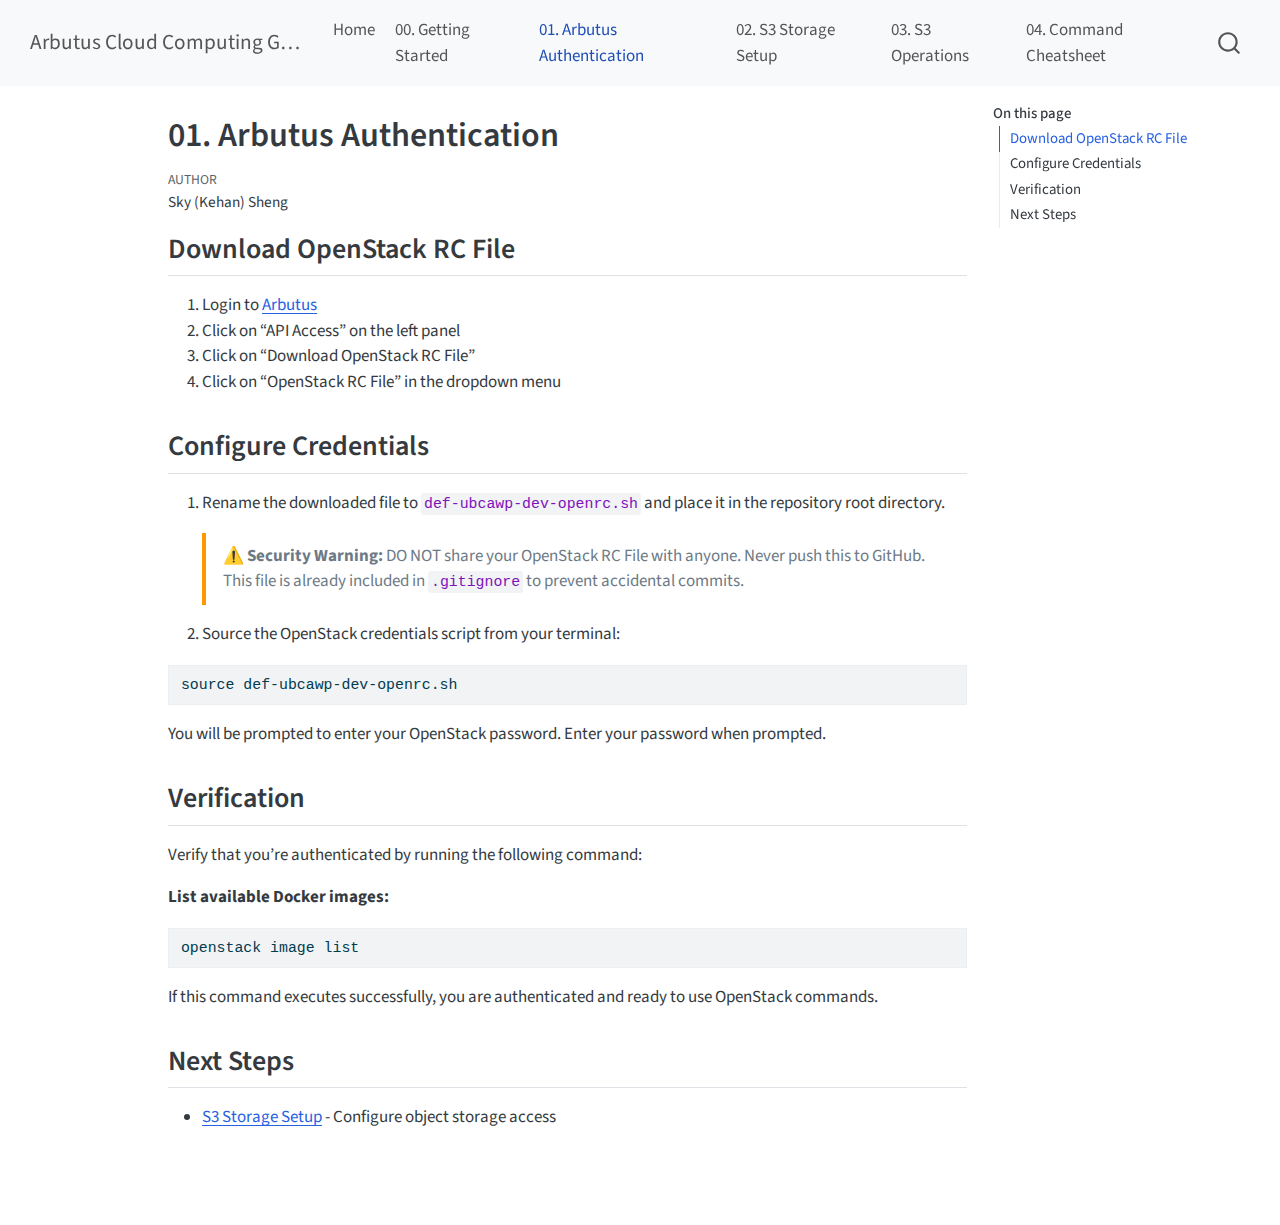
<file: docs/tutorial/arbutus-auth.html>
<!DOCTYPE html>
<html xmlns="http://www.w3.org/1999/xhtml" lang="en" xml:lang="en"><head>

<meta charset="utf-8">
<meta name="generator" content="quarto-1.8.26">

<meta name="viewport" content="width=device-width, initial-scale=1.0, user-scalable=yes">

<meta name="author" content="Sky (Kehan) Sheng">

<title>01. Arbutus Authentication – Arbutus Cloud Computing Guide</title>
<style>
code{white-space: pre-wrap;}
span.smallcaps{font-variant: small-caps;}
div.columns{display: flex; gap: min(4vw, 1.5em);}
div.column{flex: auto; overflow-x: auto;}
div.hanging-indent{margin-left: 1.5em; text-indent: -1.5em;}
ul.task-list{list-style: none;}
ul.task-list li input[type="checkbox"] {
  width: 0.8em;
  margin: 0 0.8em 0.2em -1em; /* quarto-specific, see https://github.com/quarto-dev/quarto-cli/issues/4556 */ 
  vertical-align: middle;
}
/* CSS for syntax highlighting */
html { -webkit-text-size-adjust: 100%; }
pre > code.sourceCode { white-space: pre; position: relative; }
pre > code.sourceCode > span { display: inline-block; line-height: 1.25; }
pre > code.sourceCode > span:empty { height: 1.2em; }
.sourceCode { overflow: visible; }
code.sourceCode > span { color: inherit; text-decoration: inherit; }
div.sourceCode { margin: 1em 0; }
pre.sourceCode { margin: 0; }
@media screen {
div.sourceCode { overflow: auto; }
}
@media print {
pre > code.sourceCode { white-space: pre-wrap; }
pre > code.sourceCode > span { text-indent: -5em; padding-left: 5em; }
}
pre.numberSource code
  { counter-reset: source-line 0; }
pre.numberSource code > span
  { position: relative; left: -4em; counter-increment: source-line; }
pre.numberSource code > span > a:first-child::before
  { content: counter(source-line);
    position: relative; left: -1em; text-align: right; vertical-align: baseline;
    border: none; display: inline-block;
    -webkit-touch-callout: none; -webkit-user-select: none;
    -khtml-user-select: none; -moz-user-select: none;
    -ms-user-select: none; user-select: none;
    padding: 0 4px; width: 4em;
  }
pre.numberSource { margin-left: 3em;  padding-left: 4px; }
div.sourceCode
  {   }
@media screen {
pre > code.sourceCode > span > a:first-child::before { text-decoration: underline; }
}
</style>


<script src="../site_libs/quarto-nav/quarto-nav.js"></script>
<script src="../site_libs/quarto-nav/headroom.min.js"></script>
<script src="../site_libs/clipboard/clipboard.min.js"></script>
<script src="../site_libs/quarto-search/autocomplete.umd.js"></script>
<script src="../site_libs/quarto-search/fuse.min.js"></script>
<script src="../site_libs/quarto-search/quarto-search.js"></script>
<meta name="quarto:offset" content="../">
<script src="../site_libs/quarto-html/quarto.js" type="module"></script>
<script src="../site_libs/quarto-html/tabsets/tabsets.js" type="module"></script>
<script src="../site_libs/quarto-html/axe/axe-check.js" type="module"></script>
<script src="../site_libs/quarto-html/popper.min.js"></script>
<script src="../site_libs/quarto-html/tippy.umd.min.js"></script>
<script src="../site_libs/quarto-html/anchor.min.js"></script>
<link href="../site_libs/quarto-html/tippy.css" rel="stylesheet">
<link href="../site_libs/quarto-html/quarto-syntax-highlighting-587c61ba64f3a5504c4d52d930310e48.css" rel="stylesheet" id="quarto-text-highlighting-styles">
<script src="../site_libs/bootstrap/bootstrap.min.js"></script>
<link href="../site_libs/bootstrap/bootstrap-icons.css" rel="stylesheet">
<link href="../site_libs/bootstrap/bootstrap-1c33c0780a01951c1c2d77b4a45239a1.min.css" rel="stylesheet" append-hash="true" id="quarto-bootstrap" data-mode="light">
<script id="quarto-search-options" type="application/json">{
  "location": "navbar",
  "copy-button": false,
  "collapse-after": 3,
  "panel-placement": "end",
  "type": "overlay",
  "limit": 50,
  "keyboard-shortcut": [
    "f",
    "/",
    "s"
  ],
  "show-item-context": false,
  "language": {
    "search-no-results-text": "No results",
    "search-matching-documents-text": "matching documents",
    "search-copy-link-title": "Copy link to search",
    "search-hide-matches-text": "Hide additional matches",
    "search-more-match-text": "more match in this document",
    "search-more-matches-text": "more matches in this document",
    "search-clear-button-title": "Clear",
    "search-text-placeholder": "",
    "search-detached-cancel-button-title": "Cancel",
    "search-submit-button-title": "Submit",
    "search-label": "Search"
  }
}</script>


<link rel="stylesheet" href="../styles.css">
</head>

<body class="nav-fixed quarto-light">

<div id="quarto-search-results"></div>
  <header id="quarto-header" class="headroom fixed-top">
    <nav class="navbar navbar-expand-lg " data-bs-theme="dark">
      <div class="navbar-container container-fluid">
      <div class="navbar-brand-container mx-auto">
    <a class="navbar-brand" href="../index.html">
    <span class="navbar-title">Arbutus Cloud Computing Guide</span>
    </a>
  </div>
            <div id="quarto-search" class="" title="Search"></div>
          <button class="navbar-toggler" type="button" data-bs-toggle="collapse" data-bs-target="#navbarCollapse" aria-controls="navbarCollapse" role="menu" aria-expanded="false" aria-label="Toggle navigation" onclick="if (window.quartoToggleHeadroom) { window.quartoToggleHeadroom(); }">
  <span class="navbar-toggler-icon"></span>
</button>
          <div class="collapse navbar-collapse" id="navbarCollapse">
            <ul class="navbar-nav navbar-nav-scroll me-auto">
  <li class="nav-item">
    <a class="nav-link" href="../index.html"> 
<span class="menu-text">Home</span></a>
  </li>  
  <li class="nav-item">
    <a class="nav-link" href="../tutorial/getting-started.html"> 
<span class="menu-text">00. Getting Started</span></a>
  </li>  
  <li class="nav-item">
    <a class="nav-link active" href="../tutorial/arbutus-auth.html" aria-current="page"> 
<span class="menu-text">01. Arbutus Authentication</span></a>
  </li>  
  <li class="nav-item">
    <a class="nav-link" href="../tutorial/s3-setup.html"> 
<span class="menu-text">02. S3 Storage Setup</span></a>
  </li>  
  <li class="nav-item">
    <a class="nav-link" href="../tutorial/s3-operations.html"> 
<span class="menu-text">03. S3 Operations</span></a>
  </li>  
  <li class="nav-item">
    <a class="nav-link" href="../tutorial/cheatsheet.html"> 
<span class="menu-text">04. Command Cheatsheet</span></a>
  </li>  
</ul>
          </div> <!-- /navcollapse -->
            <div class="quarto-navbar-tools">
</div>
      </div> <!-- /container-fluid -->
    </nav>
</header>
<!-- content -->
<div id="quarto-content" class="quarto-container page-columns page-rows-contents page-layout-article page-navbar">
<!-- sidebar -->
<!-- margin-sidebar -->
    <div id="quarto-margin-sidebar" class="sidebar margin-sidebar">
        <nav id="TOC" role="doc-toc" class="toc-active">
    <h2 id="toc-title">On this page</h2>
   
  <ul>
  <li><a href="#download-openstack-rc-file" id="toc-download-openstack-rc-file" class="nav-link active" data-scroll-target="#download-openstack-rc-file">Download OpenStack RC File</a></li>
  <li><a href="#configure-credentials" id="toc-configure-credentials" class="nav-link" data-scroll-target="#configure-credentials">Configure Credentials</a></li>
  <li><a href="#verification" id="toc-verification" class="nav-link" data-scroll-target="#verification">Verification</a></li>
  <li><a href="#next-steps" id="toc-next-steps" class="nav-link" data-scroll-target="#next-steps">Next Steps</a></li>
  </ul>
</nav>
    </div>
<!-- main -->
<main class="content" id="quarto-document-content">

<header id="title-block-header" class="quarto-title-block default">
<div class="quarto-title">
<h1 class="title">01. Arbutus Authentication</h1>
</div>



<div class="quarto-title-meta">

    <div>
    <div class="quarto-title-meta-heading">Author</div>
    <div class="quarto-title-meta-contents">
             <p>Sky (Kehan) Sheng </p>
          </div>
  </div>
    
  
    
  </div>
  


</header>


<section id="download-openstack-rc-file" class="level2">
<h2 class="anchored" data-anchor-id="download-openstack-rc-file">Download OpenStack RC File</h2>
<ol type="1">
<li>Login to <a href="https://arbutus.cloud.computecanada.ca/auth/login/?next=/">Arbutus</a></li>
<li>Click on “API Access” on the left panel</li>
<li>Click on “Download OpenStack RC File”</li>
<li>Click on “OpenStack RC File” in the dropdown menu</li>
</ol>
</section>
<section id="configure-credentials" class="level2">
<h2 class="anchored" data-anchor-id="configure-credentials">Configure Credentials</h2>
<ol type="1">
<li><p>Rename the downloaded file to <code>def-ubcawp-dev-openrc.sh</code> and place it in the repository root directory.</p>
<blockquote class="blockquote">
<p>⚠️ <strong>Security Warning:</strong> DO NOT share your OpenStack RC File with anyone. Never push this to GitHub. This file is already included in <code>.gitignore</code> to prevent accidental commits.</p>
</blockquote></li>
<li><p>Source the OpenStack credentials script from your terminal:</p></li>
</ol>
<div class="code-copy-outer-scaffold"><div class="sourceCode" id="cb1"><pre class="sourceCode bash code-with-copy"><code class="sourceCode bash"><span id="cb1-1"><a href="#cb1-1" aria-hidden="true" tabindex="-1"></a><span class="bu">source</span> def-ubcawp-dev-openrc.sh</span></code></pre></div><button title="Copy to Clipboard" class="code-copy-button"><i class="bi"></i></button></div>
<p>You will be prompted to enter your OpenStack password. Enter your password when prompted.</p>
</section>
<section id="verification" class="level2">
<h2 class="anchored" data-anchor-id="verification">Verification</h2>
<p>Verify that you’re authenticated by running the following command:</p>
<p><strong>List available Docker images:</strong></p>
<div class="code-copy-outer-scaffold"><div class="sourceCode" id="cb2"><pre class="sourceCode bash code-with-copy"><code class="sourceCode bash"><span id="cb2-1"><a href="#cb2-1" aria-hidden="true" tabindex="-1"></a><span class="ex">openstack</span> image list</span></code></pre></div><button title="Copy to Clipboard" class="code-copy-button"><i class="bi"></i></button></div>
<p>If this command executes successfully, you are authenticated and ready to use OpenStack commands.</p>
</section>
<section id="next-steps" class="level2">
<h2 class="anchored" data-anchor-id="next-steps">Next Steps</h2>
<ul>
<li><a href="s3-setup.html">S3 Storage Setup</a> - Configure object storage access</li>
</ul>


</section>

</main> <!-- /main -->
<script id="quarto-html-after-body" type="application/javascript">
  window.document.addEventListener("DOMContentLoaded", function (event) {
    const icon = "";
    const anchorJS = new window.AnchorJS();
    anchorJS.options = {
      placement: 'right',
      icon: icon
    };
    anchorJS.add('.anchored');
    const isCodeAnnotation = (el) => {
      for (const clz of el.classList) {
        if (clz.startsWith('code-annotation-')) {                     
          return true;
        }
      }
      return false;
    }
    const onCopySuccess = function(e) {
      // button target
      const button = e.trigger;
      // don't keep focus
      button.blur();
      // flash "checked"
      button.classList.add('code-copy-button-checked');
      var currentTitle = button.getAttribute("title");
      button.setAttribute("title", "Copied!");
      let tooltip;
      if (window.bootstrap) {
        button.setAttribute("data-bs-toggle", "tooltip");
        button.setAttribute("data-bs-placement", "left");
        button.setAttribute("data-bs-title", "Copied!");
        tooltip = new bootstrap.Tooltip(button, 
          { trigger: "manual", 
            customClass: "code-copy-button-tooltip",
            offset: [0, -8]});
        tooltip.show();    
      }
      setTimeout(function() {
        if (tooltip) {
          tooltip.hide();
          button.removeAttribute("data-bs-title");
          button.removeAttribute("data-bs-toggle");
          button.removeAttribute("data-bs-placement");
        }
        button.setAttribute("title", currentTitle);
        button.classList.remove('code-copy-button-checked');
      }, 1000);
      // clear code selection
      e.clearSelection();
    }
    const getTextToCopy = function(trigger) {
      const outerScaffold = trigger.parentElement.cloneNode(true);
      const codeEl = outerScaffold.querySelector('code');
      for (const childEl of codeEl.children) {
        if (isCodeAnnotation(childEl)) {
          childEl.remove();
        }
      }
      return codeEl.innerText;
    }
    const clipboard = new window.ClipboardJS('.code-copy-button:not([data-in-quarto-modal])', {
      text: getTextToCopy
    });
    clipboard.on('success', onCopySuccess);
    if (window.document.getElementById('quarto-embedded-source-code-modal')) {
      const clipboardModal = new window.ClipboardJS('.code-copy-button[data-in-quarto-modal]', {
        text: getTextToCopy,
        container: window.document.getElementById('quarto-embedded-source-code-modal')
      });
      clipboardModal.on('success', onCopySuccess);
    }
      var localhostRegex = new RegExp(/^(?:http|https):\/\/localhost\:?[0-9]*\//);
      var mailtoRegex = new RegExp(/^mailto:/);
        var filterRegex = new RegExp('/' + window.location.host + '/');
      var isInternal = (href) => {
          return filterRegex.test(href) || localhostRegex.test(href) || mailtoRegex.test(href);
      }
      // Inspect non-navigation links and adorn them if external
     var links = window.document.querySelectorAll('a[href]:not(.nav-link):not(.navbar-brand):not(.toc-action):not(.sidebar-link):not(.sidebar-item-toggle):not(.pagination-link):not(.no-external):not([aria-hidden]):not(.dropdown-item):not(.quarto-navigation-tool):not(.about-link)');
      for (var i=0; i<links.length; i++) {
        const link = links[i];
        if (!isInternal(link.href)) {
          // undo the damage that might have been done by quarto-nav.js in the case of
          // links that we want to consider external
          if (link.dataset.originalHref !== undefined) {
            link.href = link.dataset.originalHref;
          }
        }
      }
    function tippyHover(el, contentFn, onTriggerFn, onUntriggerFn) {
      const config = {
        allowHTML: true,
        maxWidth: 500,
        delay: 100,
        arrow: false,
        appendTo: function(el) {
            return el.parentElement;
        },
        interactive: true,
        interactiveBorder: 10,
        theme: 'quarto',
        placement: 'bottom-start',
      };
      if (contentFn) {
        config.content = contentFn;
      }
      if (onTriggerFn) {
        config.onTrigger = onTriggerFn;
      }
      if (onUntriggerFn) {
        config.onUntrigger = onUntriggerFn;
      }
      window.tippy(el, config); 
    }
    const noterefs = window.document.querySelectorAll('a[role="doc-noteref"]');
    for (var i=0; i<noterefs.length; i++) {
      const ref = noterefs[i];
      tippyHover(ref, function() {
        // use id or data attribute instead here
        let href = ref.getAttribute('data-footnote-href') || ref.getAttribute('href');
        try { href = new URL(href).hash; } catch {}
        const id = href.replace(/^#\/?/, "");
        const note = window.document.getElementById(id);
        if (note) {
          return note.innerHTML;
        } else {
          return "";
        }
      });
    }
    const xrefs = window.document.querySelectorAll('a.quarto-xref');
    const processXRef = (id, note) => {
      // Strip column container classes
      const stripColumnClz = (el) => {
        el.classList.remove("page-full", "page-columns");
        if (el.children) {
          for (const child of el.children) {
            stripColumnClz(child);
          }
        }
      }
      stripColumnClz(note)
      if (id === null || id.startsWith('sec-')) {
        // Special case sections, only their first couple elements
        const container = document.createElement("div");
        if (note.children && note.children.length > 2) {
          container.appendChild(note.children[0].cloneNode(true));
          for (let i = 1; i < note.children.length; i++) {
            const child = note.children[i];
            if (child.tagName === "P" && child.innerText === "") {
              continue;
            } else {
              container.appendChild(child.cloneNode(true));
              break;
            }
          }
          if (window.Quarto?.typesetMath) {
            window.Quarto.typesetMath(container);
          }
          return container.innerHTML
        } else {
          if (window.Quarto?.typesetMath) {
            window.Quarto.typesetMath(note);
          }
          return note.innerHTML;
        }
      } else {
        // Remove any anchor links if they are present
        const anchorLink = note.querySelector('a.anchorjs-link');
        if (anchorLink) {
          anchorLink.remove();
        }
        if (window.Quarto?.typesetMath) {
          window.Quarto.typesetMath(note);
        }
        if (note.classList.contains("callout")) {
          return note.outerHTML;
        } else {
          return note.innerHTML;
        }
      }
    }
    for (var i=0; i<xrefs.length; i++) {
      const xref = xrefs[i];
      tippyHover(xref, undefined, function(instance) {
        instance.disable();
        let url = xref.getAttribute('href');
        let hash = undefined; 
        if (url.startsWith('#')) {
          hash = url;
        } else {
          try { hash = new URL(url).hash; } catch {}
        }
        if (hash) {
          const id = hash.replace(/^#\/?/, "");
          const note = window.document.getElementById(id);
          if (note !== null) {
            try {
              const html = processXRef(id, note.cloneNode(true));
              instance.setContent(html);
            } finally {
              instance.enable();
              instance.show();
            }
          } else {
            // See if we can fetch this
            fetch(url.split('#')[0])
            .then(res => res.text())
            .then(html => {
              const parser = new DOMParser();
              const htmlDoc = parser.parseFromString(html, "text/html");
              const note = htmlDoc.getElementById(id);
              if (note !== null) {
                const html = processXRef(id, note);
                instance.setContent(html);
              } 
            }).finally(() => {
              instance.enable();
              instance.show();
            });
          }
        } else {
          // See if we can fetch a full url (with no hash to target)
          // This is a special case and we should probably do some content thinning / targeting
          fetch(url)
          .then(res => res.text())
          .then(html => {
            const parser = new DOMParser();
            const htmlDoc = parser.parseFromString(html, "text/html");
            const note = htmlDoc.querySelector('main.content');
            if (note !== null) {
              // This should only happen for chapter cross references
              // (since there is no id in the URL)
              // remove the first header
              if (note.children.length > 0 && note.children[0].tagName === "HEADER") {
                note.children[0].remove();
              }
              const html = processXRef(null, note);
              instance.setContent(html);
            } 
          }).finally(() => {
            instance.enable();
            instance.show();
          });
        }
      }, function(instance) {
      });
    }
        let selectedAnnoteEl;
        const selectorForAnnotation = ( cell, annotation) => {
          let cellAttr = 'data-code-cell="' + cell + '"';
          let lineAttr = 'data-code-annotation="' +  annotation + '"';
          const selector = 'span[' + cellAttr + '][' + lineAttr + ']';
          return selector;
        }
        const selectCodeLines = (annoteEl) => {
          const doc = window.document;
          const targetCell = annoteEl.getAttribute("data-target-cell");
          const targetAnnotation = annoteEl.getAttribute("data-target-annotation");
          const annoteSpan = window.document.querySelector(selectorForAnnotation(targetCell, targetAnnotation));
          const lines = annoteSpan.getAttribute("data-code-lines").split(",");
          const lineIds = lines.map((line) => {
            return targetCell + "-" + line;
          })
          let top = null;
          let height = null;
          let parent = null;
          if (lineIds.length > 0) {
              //compute the position of the single el (top and bottom and make a div)
              const el = window.document.getElementById(lineIds[0]);
              top = el.offsetTop;
              height = el.offsetHeight;
              parent = el.parentElement.parentElement;
            if (lineIds.length > 1) {
              const lastEl = window.document.getElementById(lineIds[lineIds.length - 1]);
              const bottom = lastEl.offsetTop + lastEl.offsetHeight;
              height = bottom - top;
            }
            if (top !== null && height !== null && parent !== null) {
              // cook up a div (if necessary) and position it 
              let div = window.document.getElementById("code-annotation-line-highlight");
              if (div === null) {
                div = window.document.createElement("div");
                div.setAttribute("id", "code-annotation-line-highlight");
                div.style.position = 'absolute';
                parent.appendChild(div);
              }
              div.style.top = top - 2 + "px";
              div.style.height = height + 4 + "px";
              div.style.left = 0;
              let gutterDiv = window.document.getElementById("code-annotation-line-highlight-gutter");
              if (gutterDiv === null) {
                gutterDiv = window.document.createElement("div");
                gutterDiv.setAttribute("id", "code-annotation-line-highlight-gutter");
                gutterDiv.style.position = 'absolute';
                const codeCell = window.document.getElementById(targetCell);
                const gutter = codeCell.querySelector('.code-annotation-gutter');
                gutter.appendChild(gutterDiv);
              }
              gutterDiv.style.top = top - 2 + "px";
              gutterDiv.style.height = height + 4 + "px";
            }
            selectedAnnoteEl = annoteEl;
          }
        };
        const unselectCodeLines = () => {
          const elementsIds = ["code-annotation-line-highlight", "code-annotation-line-highlight-gutter"];
          elementsIds.forEach((elId) => {
            const div = window.document.getElementById(elId);
            if (div) {
              div.remove();
            }
          });
          selectedAnnoteEl = undefined;
        };
          // Handle positioning of the toggle
      window.addEventListener(
        "resize",
        throttle(() => {
          elRect = undefined;
          if (selectedAnnoteEl) {
            selectCodeLines(selectedAnnoteEl);
          }
        }, 10)
      );
      function throttle(fn, ms) {
      let throttle = false;
      let timer;
        return (...args) => {
          if(!throttle) { // first call gets through
              fn.apply(this, args);
              throttle = true;
          } else { // all the others get throttled
              if(timer) clearTimeout(timer); // cancel #2
              timer = setTimeout(() => {
                fn.apply(this, args);
                timer = throttle = false;
              }, ms);
          }
        };
      }
        // Attach click handler to the DT
        const annoteDls = window.document.querySelectorAll('dt[data-target-cell]');
        for (const annoteDlNode of annoteDls) {
          annoteDlNode.addEventListener('click', (event) => {
            const clickedEl = event.target;
            if (clickedEl !== selectedAnnoteEl) {
              unselectCodeLines();
              const activeEl = window.document.querySelector('dt[data-target-cell].code-annotation-active');
              if (activeEl) {
                activeEl.classList.remove('code-annotation-active');
              }
              selectCodeLines(clickedEl);
              clickedEl.classList.add('code-annotation-active');
            } else {
              // Unselect the line
              unselectCodeLines();
              clickedEl.classList.remove('code-annotation-active');
            }
          });
        }
    const findCites = (el) => {
      const parentEl = el.parentElement;
      if (parentEl) {
        const cites = parentEl.dataset.cites;
        if (cites) {
          return {
            el,
            cites: cites.split(' ')
          };
        } else {
          return findCites(el.parentElement)
        }
      } else {
        return undefined;
      }
    };
    var bibliorefs = window.document.querySelectorAll('a[role="doc-biblioref"]');
    for (var i=0; i<bibliorefs.length; i++) {
      const ref = bibliorefs[i];
      const citeInfo = findCites(ref);
      if (citeInfo) {
        tippyHover(citeInfo.el, function() {
          var popup = window.document.createElement('div');
          citeInfo.cites.forEach(function(cite) {
            var citeDiv = window.document.createElement('div');
            citeDiv.classList.add('hanging-indent');
            citeDiv.classList.add('csl-entry');
            var biblioDiv = window.document.getElementById('ref-' + cite);
            if (biblioDiv) {
              citeDiv.innerHTML = biblioDiv.innerHTML;
            }
            popup.appendChild(citeDiv);
          });
          return popup.innerHTML;
        });
      }
    }
  });
  </script>
</div> <!-- /content -->




</body></html>
</file>
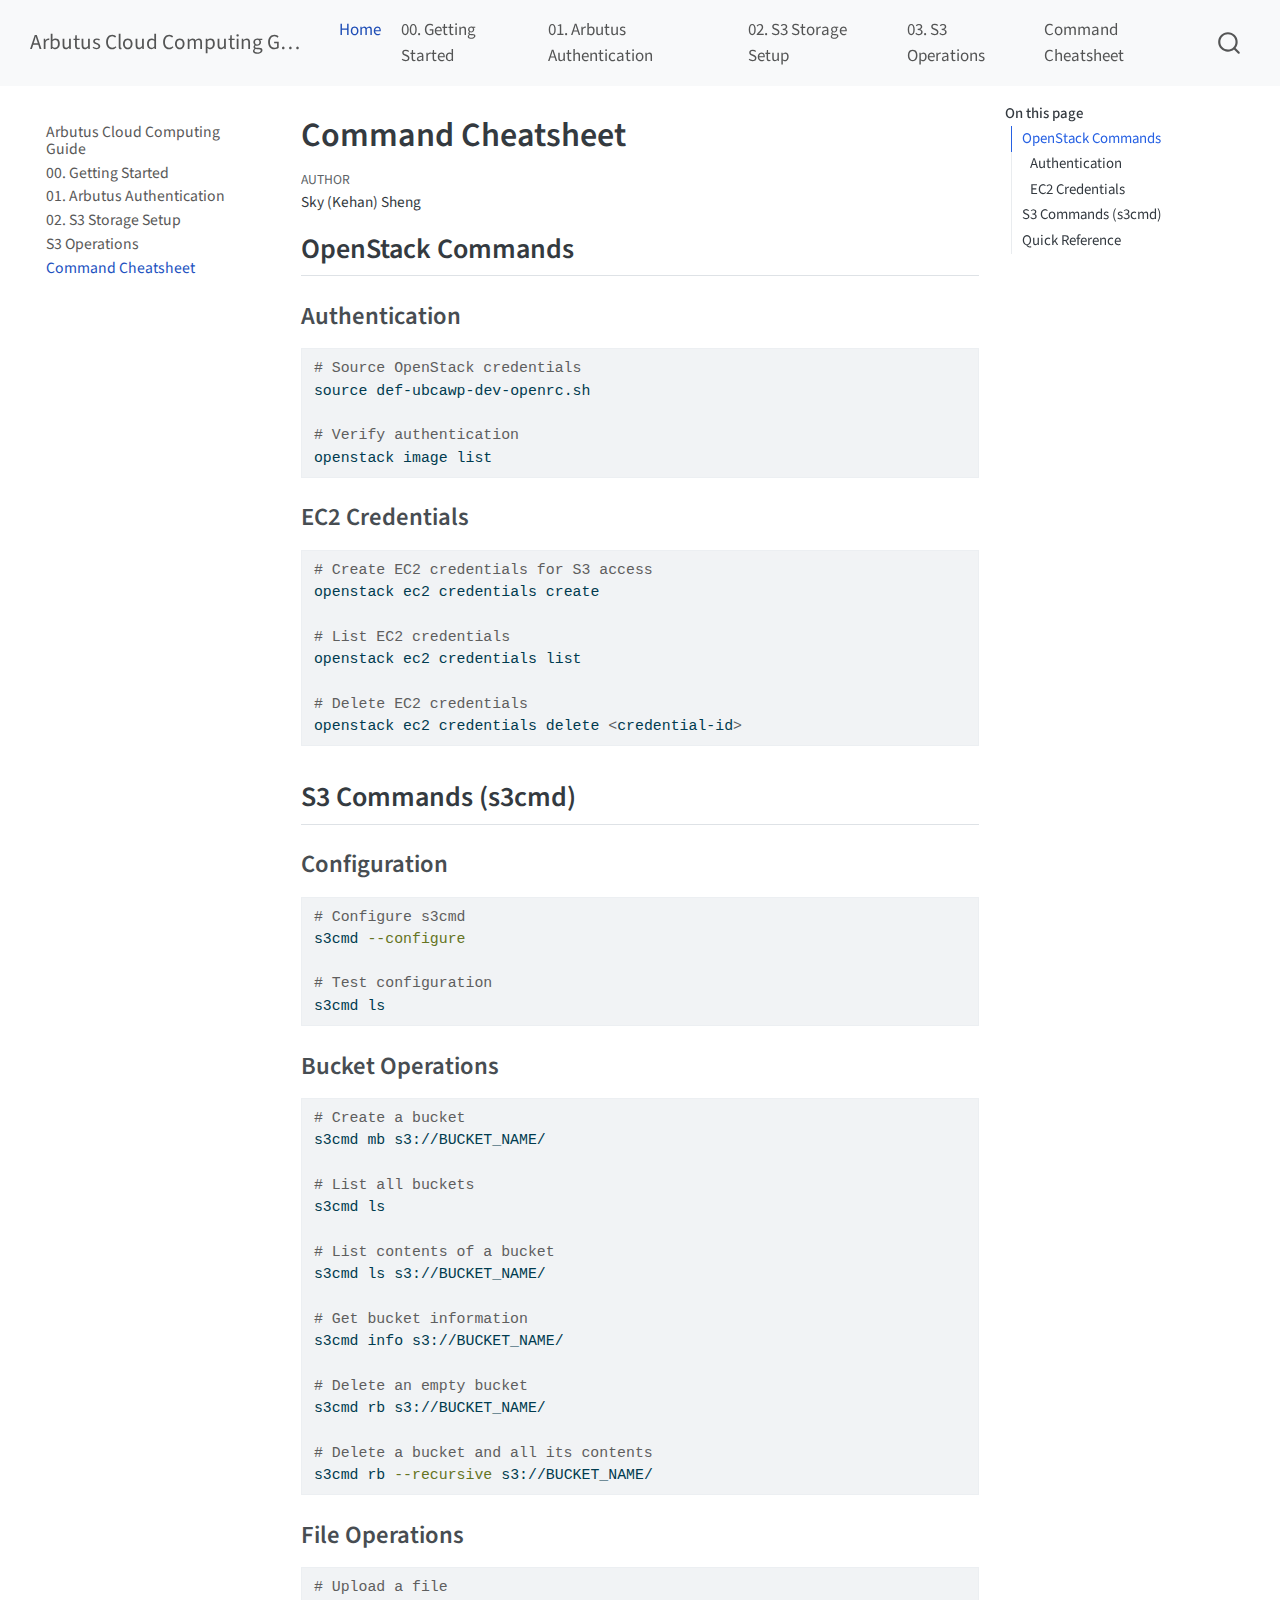
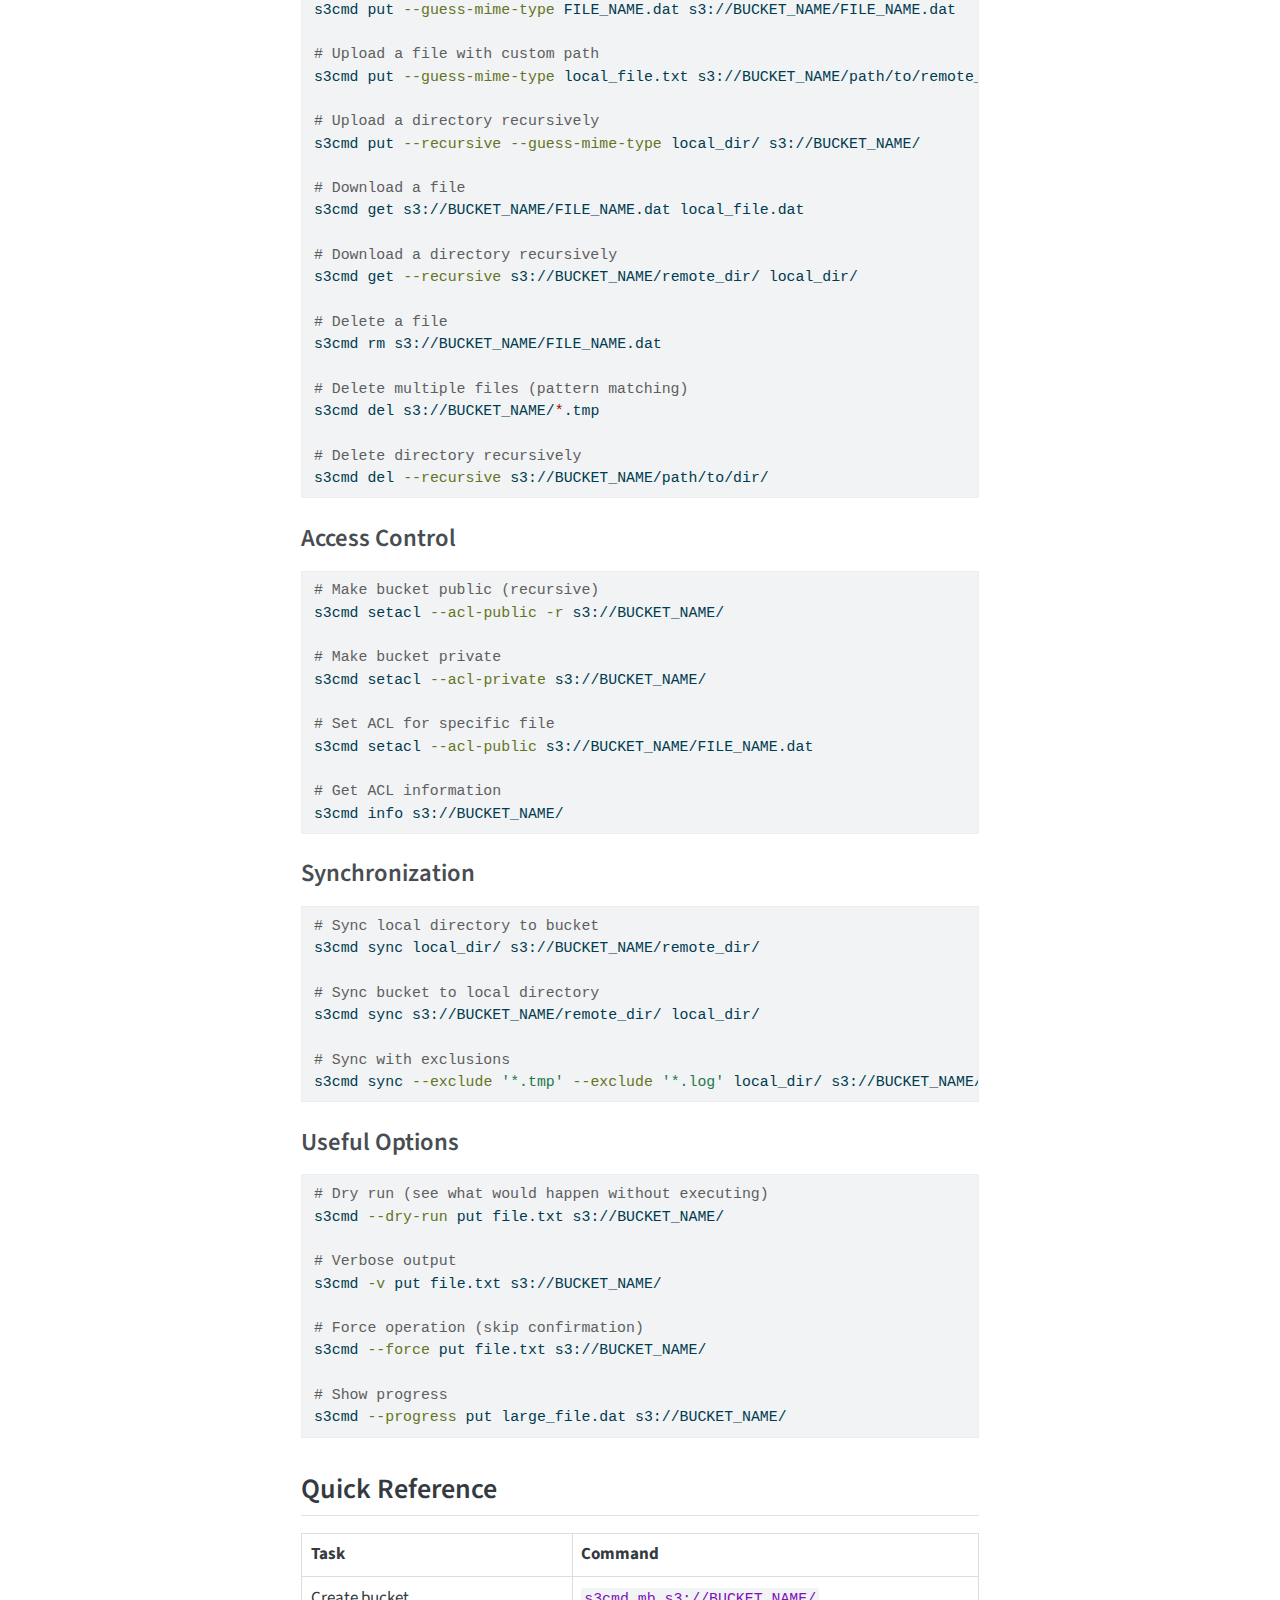
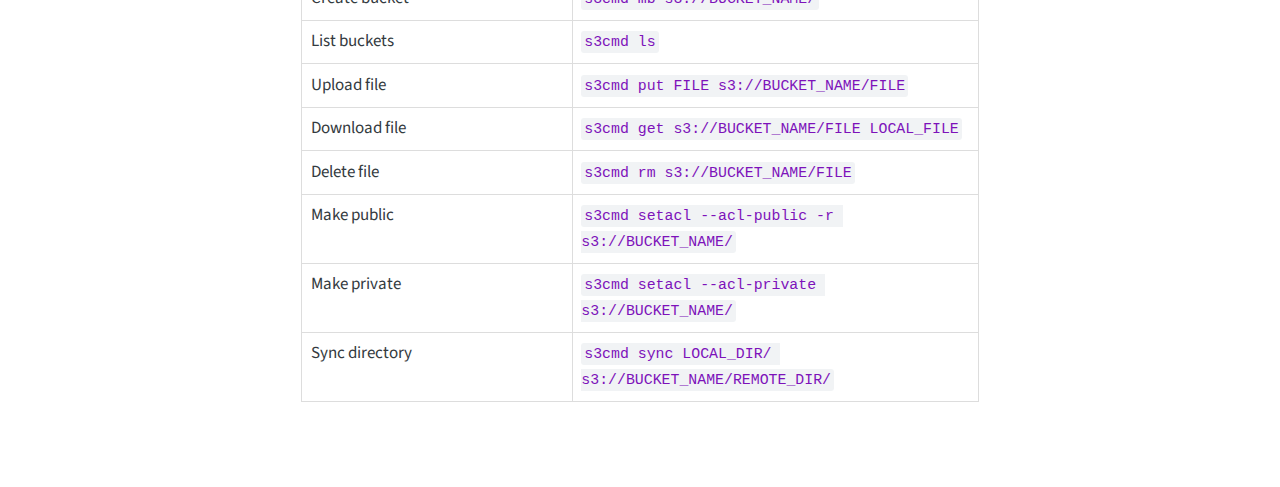
<file: docs/tutorial/cheatsheet.html>
<!DOCTYPE html>
<html xmlns="http://www.w3.org/1999/xhtml" lang="en" xml:lang="en"><head>

<meta charset="utf-8">
<meta name="generator" content="quarto-1.8.26">

<meta name="viewport" content="width=device-width, initial-scale=1.0, user-scalable=yes">

<meta name="author" content="Sky (Kehan) Sheng">

<title>Command Cheatsheet – Arbutus Cloud Computing Guide</title>
<style>
code{white-space: pre-wrap;}
span.smallcaps{font-variant: small-caps;}
div.columns{display: flex; gap: min(4vw, 1.5em);}
div.column{flex: auto; overflow-x: auto;}
div.hanging-indent{margin-left: 1.5em; text-indent: -1.5em;}
ul.task-list{list-style: none;}
ul.task-list li input[type="checkbox"] {
  width: 0.8em;
  margin: 0 0.8em 0.2em -1em; /* quarto-specific, see https://github.com/quarto-dev/quarto-cli/issues/4556 */ 
  vertical-align: middle;
}
/* CSS for syntax highlighting */
html { -webkit-text-size-adjust: 100%; }
pre > code.sourceCode { white-space: pre; position: relative; }
pre > code.sourceCode > span { display: inline-block; line-height: 1.25; }
pre > code.sourceCode > span:empty { height: 1.2em; }
.sourceCode { overflow: visible; }
code.sourceCode > span { color: inherit; text-decoration: inherit; }
div.sourceCode { margin: 1em 0; }
pre.sourceCode { margin: 0; }
@media screen {
div.sourceCode { overflow: auto; }
}
@media print {
pre > code.sourceCode { white-space: pre-wrap; }
pre > code.sourceCode > span { text-indent: -5em; padding-left: 5em; }
}
pre.numberSource code
  { counter-reset: source-line 0; }
pre.numberSource code > span
  { position: relative; left: -4em; counter-increment: source-line; }
pre.numberSource code > span > a:first-child::before
  { content: counter(source-line);
    position: relative; left: -1em; text-align: right; vertical-align: baseline;
    border: none; display: inline-block;
    -webkit-touch-callout: none; -webkit-user-select: none;
    -khtml-user-select: none; -moz-user-select: none;
    -ms-user-select: none; user-select: none;
    padding: 0 4px; width: 4em;
  }
pre.numberSource { margin-left: 3em;  padding-left: 4px; }
div.sourceCode
  {   }
@media screen {
pre > code.sourceCode > span > a:first-child::before { text-decoration: underline; }
}
</style>


<script src="../site_libs/quarto-nav/quarto-nav.js"></script>
<script src="../site_libs/quarto-nav/headroom.min.js"></script>
<script src="../site_libs/clipboard/clipboard.min.js"></script>
<script src="../site_libs/quarto-search/autocomplete.umd.js"></script>
<script src="../site_libs/quarto-search/fuse.min.js"></script>
<script src="../site_libs/quarto-search/quarto-search.js"></script>
<meta name="quarto:offset" content="../">
<script src="../site_libs/quarto-html/quarto.js" type="module"></script>
<script src="../site_libs/quarto-html/tabsets/tabsets.js" type="module"></script>
<script src="../site_libs/quarto-html/axe/axe-check.js" type="module"></script>
<script src="../site_libs/quarto-html/popper.min.js"></script>
<script src="../site_libs/quarto-html/tippy.umd.min.js"></script>
<script src="../site_libs/quarto-html/anchor.min.js"></script>
<link href="../site_libs/quarto-html/tippy.css" rel="stylesheet">
<link href="../site_libs/quarto-html/quarto-syntax-highlighting-587c61ba64f3a5504c4d52d930310e48.css" rel="stylesheet" id="quarto-text-highlighting-styles">
<script src="../site_libs/bootstrap/bootstrap.min.js"></script>
<link href="../site_libs/bootstrap/bootstrap-icons.css" rel="stylesheet">
<link href="../site_libs/bootstrap/bootstrap-1c33c0780a01951c1c2d77b4a45239a1.min.css" rel="stylesheet" append-hash="true" id="quarto-bootstrap" data-mode="light">
<script id="quarto-search-options" type="application/json">{
  "location": "navbar",
  "copy-button": false,
  "collapse-after": 3,
  "panel-placement": "end",
  "type": "overlay",
  "limit": 50,
  "keyboard-shortcut": [
    "f",
    "/",
    "s"
  ],
  "show-item-context": false,
  "language": {
    "search-no-results-text": "No results",
    "search-matching-documents-text": "matching documents",
    "search-copy-link-title": "Copy link to search",
    "search-hide-matches-text": "Hide additional matches",
    "search-more-match-text": "more match in this document",
    "search-more-matches-text": "more matches in this document",
    "search-clear-button-title": "Clear",
    "search-text-placeholder": "",
    "search-detached-cancel-button-title": "Cancel",
    "search-submit-button-title": "Submit",
    "search-label": "Search"
  }
}</script>


<link rel="stylesheet" href="../styles.css">
</head>

<body class="nav-sidebar floating nav-fixed quarto-light">

<div id="quarto-search-results"></div>
  <header id="quarto-header" class="headroom fixed-top">
    <nav class="navbar navbar-expand-lg " data-bs-theme="dark">
      <div class="navbar-container container-fluid">
      <div class="navbar-brand-container mx-auto">
    <a class="navbar-brand" href="../index.html">
    <span class="navbar-title">Arbutus Cloud Computing Guide</span>
    </a>
  </div>
            <div id="quarto-search" class="" title="Search"></div>
          <button class="navbar-toggler" type="button" data-bs-toggle="collapse" data-bs-target="#navbarCollapse" aria-controls="navbarCollapse" role="menu" aria-expanded="false" aria-label="Toggle navigation" onclick="if (window.quartoToggleHeadroom) { window.quartoToggleHeadroom(); }">
  <span class="navbar-toggler-icon"></span>
</button>
          <div class="collapse navbar-collapse" id="navbarCollapse">
            <ul class="navbar-nav navbar-nav-scroll me-auto">
  <li class="nav-item">
    <a class="nav-link active" href="../index.html" aria-current="page"> 
<span class="menu-text">Home</span></a>
  </li>  
  <li class="nav-item">
    <a class="nav-link" href="../tutorial/getting-started.html"> 
<span class="menu-text">00. Getting Started</span></a>
  </li>  
  <li class="nav-item">
    <a class="nav-link" href="../tutorial/arbutus-auth.html"> 
<span class="menu-text">01. Arbutus Authentication</span></a>
  </li>  
  <li class="nav-item">
    <a class="nav-link" href="../tutorial/s3-setup.html"> 
<span class="menu-text">02. S3 Storage Setup</span></a>
  </li>  
  <li class="nav-item">
    <a class="nav-link" href="../tutorial/s3-operations.html"> 
<span class="menu-text">03. S3 Operations</span></a>
  </li>  
  <li class="nav-item">
    <a class="nav-link" href="../tutorial/cheatsheet.html"> 
<span class="menu-text">Command Cheatsheet</span></a>
  </li>  
</ul>
          </div> <!-- /navcollapse -->
            <div class="quarto-navbar-tools">
</div>
      </div> <!-- /container-fluid -->
    </nav>
  <nav class="quarto-secondary-nav">
    <div class="container-fluid d-flex">
      <button type="button" class="quarto-btn-toggle btn" data-bs-toggle="collapse" role="button" data-bs-target=".quarto-sidebar-collapse-item" aria-controls="quarto-sidebar" aria-expanded="false" aria-label="Toggle sidebar navigation" onclick="if (window.quartoToggleHeadroom) { window.quartoToggleHeadroom(); }">
        <i class="bi bi-layout-text-sidebar-reverse"></i>
      </button>
        <nav class="quarto-page-breadcrumbs" aria-label="breadcrumb"><ol class="breadcrumb"><li class="breadcrumb-item"><a href="../tutorial/cheatsheet.html">Command Cheatsheet</a></li></ol></nav>
        <a class="flex-grow-1" role="navigation" data-bs-toggle="collapse" data-bs-target=".quarto-sidebar-collapse-item" aria-controls="quarto-sidebar" aria-expanded="false" aria-label="Toggle sidebar navigation" onclick="if (window.quartoToggleHeadroom) { window.quartoToggleHeadroom(); }">      
        </a>
    </div>
  </nav>
</header>
<!-- content -->
<div id="quarto-content" class="quarto-container page-columns page-rows-contents page-layout-article page-navbar">
<!-- sidebar -->
  <nav id="quarto-sidebar" class="sidebar collapse collapse-horizontal quarto-sidebar-collapse-item sidebar-navigation floating overflow-auto">
    <div class="sidebar-menu-container"> 
    <ul class="list-unstyled mt-1">
        <li class="sidebar-item">
  <div class="sidebar-item-container"> 
  <a href="../index.html" class="sidebar-item-text sidebar-link">
 <span class="menu-text">Arbutus Cloud Computing Guide</span></a>
  </div>
</li>
        <li class="sidebar-item">
  <div class="sidebar-item-container"> 
  <a href="../tutorial/getting-started.html" class="sidebar-item-text sidebar-link">
 <span class="menu-text">00. Getting Started</span></a>
  </div>
</li>
        <li class="sidebar-item">
  <div class="sidebar-item-container"> 
  <a href="../tutorial/arbutus-auth.html" class="sidebar-item-text sidebar-link">
 <span class="menu-text">01. Arbutus Authentication</span></a>
  </div>
</li>
        <li class="sidebar-item">
  <div class="sidebar-item-container"> 
  <a href="../tutorial/s3-setup.html" class="sidebar-item-text sidebar-link">
 <span class="menu-text">02. S3 Storage Setup</span></a>
  </div>
</li>
        <li class="sidebar-item">
  <div class="sidebar-item-container"> 
  <a href="../tutorial/s3-operations.html" class="sidebar-item-text sidebar-link">
 <span class="menu-text">S3 Operations</span></a>
  </div>
</li>
        <li class="sidebar-item">
  <div class="sidebar-item-container"> 
  <a href="../tutorial/cheatsheet.html" class="sidebar-item-text sidebar-link active">
 <span class="menu-text">Command Cheatsheet</span></a>
  </div>
</li>
    </ul>
    </div>
</nav>
<div id="quarto-sidebar-glass" class="quarto-sidebar-collapse-item" data-bs-toggle="collapse" data-bs-target=".quarto-sidebar-collapse-item"></div>
<!-- margin-sidebar -->
    <div id="quarto-margin-sidebar" class="sidebar margin-sidebar">
        <nav id="TOC" role="doc-toc" class="toc-active">
    <h2 id="toc-title">On this page</h2>
   
  <ul>
  <li><a href="#openstack-commands" id="toc-openstack-commands" class="nav-link active" data-scroll-target="#openstack-commands">OpenStack Commands</a>
  <ul class="collapse">
  <li><a href="#authentication" id="toc-authentication" class="nav-link" data-scroll-target="#authentication">Authentication</a></li>
  <li><a href="#ec2-credentials" id="toc-ec2-credentials" class="nav-link" data-scroll-target="#ec2-credentials">EC2 Credentials</a></li>
  </ul></li>
  <li><a href="#s3-commands-s3cmd" id="toc-s3-commands-s3cmd" class="nav-link" data-scroll-target="#s3-commands-s3cmd">S3 Commands (s3cmd)</a>
  <ul class="collapse">
  <li><a href="#configuration" id="toc-configuration" class="nav-link" data-scroll-target="#configuration">Configuration</a></li>
  <li><a href="#bucket-operations" id="toc-bucket-operations" class="nav-link" data-scroll-target="#bucket-operations">Bucket Operations</a></li>
  <li><a href="#file-operations" id="toc-file-operations" class="nav-link" data-scroll-target="#file-operations">File Operations</a></li>
  <li><a href="#access-control" id="toc-access-control" class="nav-link" data-scroll-target="#access-control">Access Control</a></li>
  <li><a href="#synchronization" id="toc-synchronization" class="nav-link" data-scroll-target="#synchronization">Synchronization</a></li>
  <li><a href="#useful-options" id="toc-useful-options" class="nav-link" data-scroll-target="#useful-options">Useful Options</a></li>
  </ul></li>
  <li><a href="#quick-reference" id="toc-quick-reference" class="nav-link" data-scroll-target="#quick-reference">Quick Reference</a></li>
  </ul>
</nav>
    </div>
<!-- main -->
<main class="content" id="quarto-document-content">

<header id="title-block-header" class="quarto-title-block default">
<div class="quarto-title">
<h1 class="title">Command Cheatsheet</h1>
</div>



<div class="quarto-title-meta">

    <div>
    <div class="quarto-title-meta-heading">Author</div>
    <div class="quarto-title-meta-contents">
             <p>Sky (Kehan) Sheng </p>
          </div>
  </div>
    
  
    
  </div>
  


</header>


<section id="openstack-commands" class="level2">
<h2 class="anchored" data-anchor-id="openstack-commands">OpenStack Commands</h2>
<section id="authentication" class="level3">
<h3 class="anchored" data-anchor-id="authentication">Authentication</h3>
<div class="code-copy-outer-scaffold"><div class="sourceCode" id="cb1"><pre class="sourceCode bash code-with-copy"><code class="sourceCode bash"><span id="cb1-1"><a href="#cb1-1" aria-hidden="true" tabindex="-1"></a><span class="co"># Source OpenStack credentials</span></span>
<span id="cb1-2"><a href="#cb1-2" aria-hidden="true" tabindex="-1"></a><span class="bu">source</span> def-ubcawp-dev-openrc.sh</span>
<span id="cb1-3"><a href="#cb1-3" aria-hidden="true" tabindex="-1"></a></span>
<span id="cb1-4"><a href="#cb1-4" aria-hidden="true" tabindex="-1"></a><span class="co"># Verify authentication</span></span>
<span id="cb1-5"><a href="#cb1-5" aria-hidden="true" tabindex="-1"></a><span class="ex">openstack</span> image list</span></code></pre></div><button title="Copy to Clipboard" class="code-copy-button"><i class="bi"></i></button></div>
</section>
<section id="ec2-credentials" class="level3">
<h3 class="anchored" data-anchor-id="ec2-credentials">EC2 Credentials</h3>
<div class="code-copy-outer-scaffold"><div class="sourceCode" id="cb2"><pre class="sourceCode bash code-with-copy"><code class="sourceCode bash"><span id="cb2-1"><a href="#cb2-1" aria-hidden="true" tabindex="-1"></a><span class="co"># Create EC2 credentials for S3 access</span></span>
<span id="cb2-2"><a href="#cb2-2" aria-hidden="true" tabindex="-1"></a><span class="ex">openstack</span> ec2 credentials create</span>
<span id="cb2-3"><a href="#cb2-3" aria-hidden="true" tabindex="-1"></a></span>
<span id="cb2-4"><a href="#cb2-4" aria-hidden="true" tabindex="-1"></a><span class="co"># List EC2 credentials</span></span>
<span id="cb2-5"><a href="#cb2-5" aria-hidden="true" tabindex="-1"></a><span class="ex">openstack</span> ec2 credentials list</span>
<span id="cb2-6"><a href="#cb2-6" aria-hidden="true" tabindex="-1"></a></span>
<span id="cb2-7"><a href="#cb2-7" aria-hidden="true" tabindex="-1"></a><span class="co"># Delete EC2 credentials</span></span>
<span id="cb2-8"><a href="#cb2-8" aria-hidden="true" tabindex="-1"></a><span class="ex">openstack</span> ec2 credentials delete <span class="op">&lt;</span>credential-id<span class="op">&gt;</span></span></code></pre></div><button title="Copy to Clipboard" class="code-copy-button"><i class="bi"></i></button></div>
</section>
</section>
<section id="s3-commands-s3cmd" class="level2">
<h2 class="anchored" data-anchor-id="s3-commands-s3cmd">S3 Commands (s3cmd)</h2>
<section id="configuration" class="level3">
<h3 class="anchored" data-anchor-id="configuration">Configuration</h3>
<div class="code-copy-outer-scaffold"><div class="sourceCode" id="cb3"><pre class="sourceCode bash code-with-copy"><code class="sourceCode bash"><span id="cb3-1"><a href="#cb3-1" aria-hidden="true" tabindex="-1"></a><span class="co"># Configure s3cmd</span></span>
<span id="cb3-2"><a href="#cb3-2" aria-hidden="true" tabindex="-1"></a><span class="ex">s3cmd</span> <span class="at">--configure</span></span>
<span id="cb3-3"><a href="#cb3-3" aria-hidden="true" tabindex="-1"></a></span>
<span id="cb3-4"><a href="#cb3-4" aria-hidden="true" tabindex="-1"></a><span class="co"># Test configuration</span></span>
<span id="cb3-5"><a href="#cb3-5" aria-hidden="true" tabindex="-1"></a><span class="ex">s3cmd</span> ls</span></code></pre></div><button title="Copy to Clipboard" class="code-copy-button"><i class="bi"></i></button></div>
</section>
<section id="bucket-operations" class="level3">
<h3 class="anchored" data-anchor-id="bucket-operations">Bucket Operations</h3>
<div class="code-copy-outer-scaffold"><div class="sourceCode" id="cb4"><pre class="sourceCode bash code-with-copy"><code class="sourceCode bash"><span id="cb4-1"><a href="#cb4-1" aria-hidden="true" tabindex="-1"></a><span class="co"># Create a bucket</span></span>
<span id="cb4-2"><a href="#cb4-2" aria-hidden="true" tabindex="-1"></a><span class="ex">s3cmd</span> mb s3://BUCKET_NAME/</span>
<span id="cb4-3"><a href="#cb4-3" aria-hidden="true" tabindex="-1"></a></span>
<span id="cb4-4"><a href="#cb4-4" aria-hidden="true" tabindex="-1"></a><span class="co"># List all buckets</span></span>
<span id="cb4-5"><a href="#cb4-5" aria-hidden="true" tabindex="-1"></a><span class="ex">s3cmd</span> ls</span>
<span id="cb4-6"><a href="#cb4-6" aria-hidden="true" tabindex="-1"></a></span>
<span id="cb4-7"><a href="#cb4-7" aria-hidden="true" tabindex="-1"></a><span class="co"># List contents of a bucket</span></span>
<span id="cb4-8"><a href="#cb4-8" aria-hidden="true" tabindex="-1"></a><span class="ex">s3cmd</span> ls s3://BUCKET_NAME/</span>
<span id="cb4-9"><a href="#cb4-9" aria-hidden="true" tabindex="-1"></a></span>
<span id="cb4-10"><a href="#cb4-10" aria-hidden="true" tabindex="-1"></a><span class="co"># Get bucket information</span></span>
<span id="cb4-11"><a href="#cb4-11" aria-hidden="true" tabindex="-1"></a><span class="ex">s3cmd</span> info s3://BUCKET_NAME/</span>
<span id="cb4-12"><a href="#cb4-12" aria-hidden="true" tabindex="-1"></a></span>
<span id="cb4-13"><a href="#cb4-13" aria-hidden="true" tabindex="-1"></a><span class="co"># Delete an empty bucket</span></span>
<span id="cb4-14"><a href="#cb4-14" aria-hidden="true" tabindex="-1"></a><span class="ex">s3cmd</span> rb s3://BUCKET_NAME/</span>
<span id="cb4-15"><a href="#cb4-15" aria-hidden="true" tabindex="-1"></a></span>
<span id="cb4-16"><a href="#cb4-16" aria-hidden="true" tabindex="-1"></a><span class="co"># Delete a bucket and all its contents</span></span>
<span id="cb4-17"><a href="#cb4-17" aria-hidden="true" tabindex="-1"></a><span class="ex">s3cmd</span> rb <span class="at">--recursive</span> s3://BUCKET_NAME/</span></code></pre></div><button title="Copy to Clipboard" class="code-copy-button"><i class="bi"></i></button></div>
</section>
<section id="file-operations" class="level3">
<h3 class="anchored" data-anchor-id="file-operations">File Operations</h3>
<div class="code-copy-outer-scaffold"><div class="sourceCode" id="cb5"><pre class="sourceCode bash code-with-copy"><code class="sourceCode bash"><span id="cb5-1"><a href="#cb5-1" aria-hidden="true" tabindex="-1"></a><span class="co"># Upload a file</span></span>
<span id="cb5-2"><a href="#cb5-2" aria-hidden="true" tabindex="-1"></a><span class="ex">s3cmd</span> put <span class="at">--guess-mime-type</span> FILE_NAME.dat s3://BUCKET_NAME/FILE_NAME.dat</span>
<span id="cb5-3"><a href="#cb5-3" aria-hidden="true" tabindex="-1"></a></span>
<span id="cb5-4"><a href="#cb5-4" aria-hidden="true" tabindex="-1"></a><span class="co"># Upload a file with custom path</span></span>
<span id="cb5-5"><a href="#cb5-5" aria-hidden="true" tabindex="-1"></a><span class="ex">s3cmd</span> put <span class="at">--guess-mime-type</span> local_file.txt s3://BUCKET_NAME/path/to/remote_file.txt</span>
<span id="cb5-6"><a href="#cb5-6" aria-hidden="true" tabindex="-1"></a></span>
<span id="cb5-7"><a href="#cb5-7" aria-hidden="true" tabindex="-1"></a><span class="co"># Upload a directory recursively</span></span>
<span id="cb5-8"><a href="#cb5-8" aria-hidden="true" tabindex="-1"></a><span class="ex">s3cmd</span> put <span class="at">--recursive</span> <span class="at">--guess-mime-type</span> local_dir/ s3://BUCKET_NAME/</span>
<span id="cb5-9"><a href="#cb5-9" aria-hidden="true" tabindex="-1"></a></span>
<span id="cb5-10"><a href="#cb5-10" aria-hidden="true" tabindex="-1"></a><span class="co"># Download a file</span></span>
<span id="cb5-11"><a href="#cb5-11" aria-hidden="true" tabindex="-1"></a><span class="ex">s3cmd</span> get s3://BUCKET_NAME/FILE_NAME.dat local_file.dat</span>
<span id="cb5-12"><a href="#cb5-12" aria-hidden="true" tabindex="-1"></a></span>
<span id="cb5-13"><a href="#cb5-13" aria-hidden="true" tabindex="-1"></a><span class="co"># Download a directory recursively</span></span>
<span id="cb5-14"><a href="#cb5-14" aria-hidden="true" tabindex="-1"></a><span class="ex">s3cmd</span> get <span class="at">--recursive</span> s3://BUCKET_NAME/remote_dir/ local_dir/</span>
<span id="cb5-15"><a href="#cb5-15" aria-hidden="true" tabindex="-1"></a></span>
<span id="cb5-16"><a href="#cb5-16" aria-hidden="true" tabindex="-1"></a><span class="co"># Delete a file</span></span>
<span id="cb5-17"><a href="#cb5-17" aria-hidden="true" tabindex="-1"></a><span class="ex">s3cmd</span> rm s3://BUCKET_NAME/FILE_NAME.dat</span>
<span id="cb5-18"><a href="#cb5-18" aria-hidden="true" tabindex="-1"></a></span>
<span id="cb5-19"><a href="#cb5-19" aria-hidden="true" tabindex="-1"></a><span class="co"># Delete multiple files (pattern matching)</span></span>
<span id="cb5-20"><a href="#cb5-20" aria-hidden="true" tabindex="-1"></a><span class="ex">s3cmd</span> del s3://BUCKET_NAME/<span class="pp">*</span>.tmp</span>
<span id="cb5-21"><a href="#cb5-21" aria-hidden="true" tabindex="-1"></a></span>
<span id="cb5-22"><a href="#cb5-22" aria-hidden="true" tabindex="-1"></a><span class="co"># Delete directory recursively</span></span>
<span id="cb5-23"><a href="#cb5-23" aria-hidden="true" tabindex="-1"></a><span class="ex">s3cmd</span> del <span class="at">--recursive</span> s3://BUCKET_NAME/path/to/dir/</span></code></pre></div><button title="Copy to Clipboard" class="code-copy-button"><i class="bi"></i></button></div>
</section>
<section id="access-control" class="level3">
<h3 class="anchored" data-anchor-id="access-control">Access Control</h3>
<div class="code-copy-outer-scaffold"><div class="sourceCode" id="cb6"><pre class="sourceCode bash code-with-copy"><code class="sourceCode bash"><span id="cb6-1"><a href="#cb6-1" aria-hidden="true" tabindex="-1"></a><span class="co"># Make bucket public (recursive)</span></span>
<span id="cb6-2"><a href="#cb6-2" aria-hidden="true" tabindex="-1"></a><span class="ex">s3cmd</span> setacl <span class="at">--acl-public</span> <span class="at">-r</span> s3://BUCKET_NAME/</span>
<span id="cb6-3"><a href="#cb6-3" aria-hidden="true" tabindex="-1"></a></span>
<span id="cb6-4"><a href="#cb6-4" aria-hidden="true" tabindex="-1"></a><span class="co"># Make bucket private</span></span>
<span id="cb6-5"><a href="#cb6-5" aria-hidden="true" tabindex="-1"></a><span class="ex">s3cmd</span> setacl <span class="at">--acl-private</span> s3://BUCKET_NAME/</span>
<span id="cb6-6"><a href="#cb6-6" aria-hidden="true" tabindex="-1"></a></span>
<span id="cb6-7"><a href="#cb6-7" aria-hidden="true" tabindex="-1"></a><span class="co"># Set ACL for specific file</span></span>
<span id="cb6-8"><a href="#cb6-8" aria-hidden="true" tabindex="-1"></a><span class="ex">s3cmd</span> setacl <span class="at">--acl-public</span> s3://BUCKET_NAME/FILE_NAME.dat</span>
<span id="cb6-9"><a href="#cb6-9" aria-hidden="true" tabindex="-1"></a></span>
<span id="cb6-10"><a href="#cb6-10" aria-hidden="true" tabindex="-1"></a><span class="co"># Get ACL information</span></span>
<span id="cb6-11"><a href="#cb6-11" aria-hidden="true" tabindex="-1"></a><span class="ex">s3cmd</span> info s3://BUCKET_NAME/</span></code></pre></div><button title="Copy to Clipboard" class="code-copy-button"><i class="bi"></i></button></div>
</section>
<section id="synchronization" class="level3">
<h3 class="anchored" data-anchor-id="synchronization">Synchronization</h3>
<div class="code-copy-outer-scaffold"><div class="sourceCode" id="cb7"><pre class="sourceCode bash code-with-copy"><code class="sourceCode bash"><span id="cb7-1"><a href="#cb7-1" aria-hidden="true" tabindex="-1"></a><span class="co"># Sync local directory to bucket</span></span>
<span id="cb7-2"><a href="#cb7-2" aria-hidden="true" tabindex="-1"></a><span class="ex">s3cmd</span> sync local_dir/ s3://BUCKET_NAME/remote_dir/</span>
<span id="cb7-3"><a href="#cb7-3" aria-hidden="true" tabindex="-1"></a></span>
<span id="cb7-4"><a href="#cb7-4" aria-hidden="true" tabindex="-1"></a><span class="co"># Sync bucket to local directory</span></span>
<span id="cb7-5"><a href="#cb7-5" aria-hidden="true" tabindex="-1"></a><span class="ex">s3cmd</span> sync s3://BUCKET_NAME/remote_dir/ local_dir/</span>
<span id="cb7-6"><a href="#cb7-6" aria-hidden="true" tabindex="-1"></a></span>
<span id="cb7-7"><a href="#cb7-7" aria-hidden="true" tabindex="-1"></a><span class="co"># Sync with exclusions</span></span>
<span id="cb7-8"><a href="#cb7-8" aria-hidden="true" tabindex="-1"></a><span class="ex">s3cmd</span> sync <span class="at">--exclude</span> <span class="st">'*.tmp'</span> <span class="at">--exclude</span> <span class="st">'*.log'</span> local_dir/ s3://BUCKET_NAME/</span></code></pre></div><button title="Copy to Clipboard" class="code-copy-button"><i class="bi"></i></button></div>
</section>
<section id="useful-options" class="level3">
<h3 class="anchored" data-anchor-id="useful-options">Useful Options</h3>
<div class="code-copy-outer-scaffold"><div class="sourceCode" id="cb8"><pre class="sourceCode bash code-with-copy"><code class="sourceCode bash"><span id="cb8-1"><a href="#cb8-1" aria-hidden="true" tabindex="-1"></a><span class="co"># Dry run (see what would happen without executing)</span></span>
<span id="cb8-2"><a href="#cb8-2" aria-hidden="true" tabindex="-1"></a><span class="ex">s3cmd</span> <span class="at">--dry-run</span> put file.txt s3://BUCKET_NAME/</span>
<span id="cb8-3"><a href="#cb8-3" aria-hidden="true" tabindex="-1"></a></span>
<span id="cb8-4"><a href="#cb8-4" aria-hidden="true" tabindex="-1"></a><span class="co"># Verbose output</span></span>
<span id="cb8-5"><a href="#cb8-5" aria-hidden="true" tabindex="-1"></a><span class="ex">s3cmd</span> <span class="at">-v</span> put file.txt s3://BUCKET_NAME/</span>
<span id="cb8-6"><a href="#cb8-6" aria-hidden="true" tabindex="-1"></a></span>
<span id="cb8-7"><a href="#cb8-7" aria-hidden="true" tabindex="-1"></a><span class="co"># Force operation (skip confirmation)</span></span>
<span id="cb8-8"><a href="#cb8-8" aria-hidden="true" tabindex="-1"></a><span class="ex">s3cmd</span> <span class="at">--force</span> put file.txt s3://BUCKET_NAME/</span>
<span id="cb8-9"><a href="#cb8-9" aria-hidden="true" tabindex="-1"></a></span>
<span id="cb8-10"><a href="#cb8-10" aria-hidden="true" tabindex="-1"></a><span class="co"># Show progress</span></span>
<span id="cb8-11"><a href="#cb8-11" aria-hidden="true" tabindex="-1"></a><span class="ex">s3cmd</span> <span class="at">--progress</span> put large_file.dat s3://BUCKET_NAME/</span></code></pre></div><button title="Copy to Clipboard" class="code-copy-button"><i class="bi"></i></button></div>
</section>
</section>
<section id="quick-reference" class="level2">
<h2 class="anchored" data-anchor-id="quick-reference">Quick Reference</h2>
<table class="caption-top table">
<colgroup>
<col style="width: 40%">
<col style="width: 60%">
</colgroup>
<thead>
<tr class="header">
<th>Task</th>
<th>Command</th>
</tr>
</thead>
<tbody>
<tr class="odd">
<td>Create bucket</td>
<td><code>s3cmd mb s3://BUCKET_NAME/</code></td>
</tr>
<tr class="even">
<td>List buckets</td>
<td><code>s3cmd ls</code></td>
</tr>
<tr class="odd">
<td>Upload file</td>
<td><code>s3cmd put FILE s3://BUCKET_NAME/FILE</code></td>
</tr>
<tr class="even">
<td>Download file</td>
<td><code>s3cmd get s3://BUCKET_NAME/FILE LOCAL_FILE</code></td>
</tr>
<tr class="odd">
<td>Delete file</td>
<td><code>s3cmd rm s3://BUCKET_NAME/FILE</code></td>
</tr>
<tr class="even">
<td>Make public</td>
<td><code>s3cmd setacl --acl-public -r s3://BUCKET_NAME/</code></td>
</tr>
<tr class="odd">
<td>Make private</td>
<td><code>s3cmd setacl --acl-private s3://BUCKET_NAME/</code></td>
</tr>
<tr class="even">
<td>Sync directory</td>
<td><code>s3cmd sync LOCAL_DIR/ s3://BUCKET_NAME/REMOTE_DIR/</code></td>
</tr>
</tbody>
</table>


</section>

</main> <!-- /main -->
<script id="quarto-html-after-body" type="application/javascript">
  window.document.addEventListener("DOMContentLoaded", function (event) {
    const icon = "";
    const anchorJS = new window.AnchorJS();
    anchorJS.options = {
      placement: 'right',
      icon: icon
    };
    anchorJS.add('.anchored');
    const isCodeAnnotation = (el) => {
      for (const clz of el.classList) {
        if (clz.startsWith('code-annotation-')) {                     
          return true;
        }
      }
      return false;
    }
    const onCopySuccess = function(e) {
      // button target
      const button = e.trigger;
      // don't keep focus
      button.blur();
      // flash "checked"
      button.classList.add('code-copy-button-checked');
      var currentTitle = button.getAttribute("title");
      button.setAttribute("title", "Copied!");
      let tooltip;
      if (window.bootstrap) {
        button.setAttribute("data-bs-toggle", "tooltip");
        button.setAttribute("data-bs-placement", "left");
        button.setAttribute("data-bs-title", "Copied!");
        tooltip = new bootstrap.Tooltip(button, 
          { trigger: "manual", 
            customClass: "code-copy-button-tooltip",
            offset: [0, -8]});
        tooltip.show();    
      }
      setTimeout(function() {
        if (tooltip) {
          tooltip.hide();
          button.removeAttribute("data-bs-title");
          button.removeAttribute("data-bs-toggle");
          button.removeAttribute("data-bs-placement");
        }
        button.setAttribute("title", currentTitle);
        button.classList.remove('code-copy-button-checked');
      }, 1000);
      // clear code selection
      e.clearSelection();
    }
    const getTextToCopy = function(trigger) {
      const outerScaffold = trigger.parentElement.cloneNode(true);
      const codeEl = outerScaffold.querySelector('code');
      for (const childEl of codeEl.children) {
        if (isCodeAnnotation(childEl)) {
          childEl.remove();
        }
      }
      return codeEl.innerText;
    }
    const clipboard = new window.ClipboardJS('.code-copy-button:not([data-in-quarto-modal])', {
      text: getTextToCopy
    });
    clipboard.on('success', onCopySuccess);
    if (window.document.getElementById('quarto-embedded-source-code-modal')) {
      const clipboardModal = new window.ClipboardJS('.code-copy-button[data-in-quarto-modal]', {
        text: getTextToCopy,
        container: window.document.getElementById('quarto-embedded-source-code-modal')
      });
      clipboardModal.on('success', onCopySuccess);
    }
      var localhostRegex = new RegExp(/^(?:http|https):\/\/localhost\:?[0-9]*\//);
      var mailtoRegex = new RegExp(/^mailto:/);
        var filterRegex = new RegExp('/' + window.location.host + '/');
      var isInternal = (href) => {
          return filterRegex.test(href) || localhostRegex.test(href) || mailtoRegex.test(href);
      }
      // Inspect non-navigation links and adorn them if external
     var links = window.document.querySelectorAll('a[href]:not(.nav-link):not(.navbar-brand):not(.toc-action):not(.sidebar-link):not(.sidebar-item-toggle):not(.pagination-link):not(.no-external):not([aria-hidden]):not(.dropdown-item):not(.quarto-navigation-tool):not(.about-link)');
      for (var i=0; i<links.length; i++) {
        const link = links[i];
        if (!isInternal(link.href)) {
          // undo the damage that might have been done by quarto-nav.js in the case of
          // links that we want to consider external
          if (link.dataset.originalHref !== undefined) {
            link.href = link.dataset.originalHref;
          }
        }
      }
    function tippyHover(el, contentFn, onTriggerFn, onUntriggerFn) {
      const config = {
        allowHTML: true,
        maxWidth: 500,
        delay: 100,
        arrow: false,
        appendTo: function(el) {
            return el.parentElement;
        },
        interactive: true,
        interactiveBorder: 10,
        theme: 'quarto',
        placement: 'bottom-start',
      };
      if (contentFn) {
        config.content = contentFn;
      }
      if (onTriggerFn) {
        config.onTrigger = onTriggerFn;
      }
      if (onUntriggerFn) {
        config.onUntrigger = onUntriggerFn;
      }
      window.tippy(el, config); 
    }
    const noterefs = window.document.querySelectorAll('a[role="doc-noteref"]');
    for (var i=0; i<noterefs.length; i++) {
      const ref = noterefs[i];
      tippyHover(ref, function() {
        // use id or data attribute instead here
        let href = ref.getAttribute('data-footnote-href') || ref.getAttribute('href');
        try { href = new URL(href).hash; } catch {}
        const id = href.replace(/^#\/?/, "");
        const note = window.document.getElementById(id);
        if (note) {
          return note.innerHTML;
        } else {
          return "";
        }
      });
    }
    const xrefs = window.document.querySelectorAll('a.quarto-xref');
    const processXRef = (id, note) => {
      // Strip column container classes
      const stripColumnClz = (el) => {
        el.classList.remove("page-full", "page-columns");
        if (el.children) {
          for (const child of el.children) {
            stripColumnClz(child);
          }
        }
      }
      stripColumnClz(note)
      if (id === null || id.startsWith('sec-')) {
        // Special case sections, only their first couple elements
        const container = document.createElement("div");
        if (note.children && note.children.length > 2) {
          container.appendChild(note.children[0].cloneNode(true));
          for (let i = 1; i < note.children.length; i++) {
            const child = note.children[i];
            if (child.tagName === "P" && child.innerText === "") {
              continue;
            } else {
              container.appendChild(child.cloneNode(true));
              break;
            }
          }
          if (window.Quarto?.typesetMath) {
            window.Quarto.typesetMath(container);
          }
          return container.innerHTML
        } else {
          if (window.Quarto?.typesetMath) {
            window.Quarto.typesetMath(note);
          }
          return note.innerHTML;
        }
      } else {
        // Remove any anchor links if they are present
        const anchorLink = note.querySelector('a.anchorjs-link');
        if (anchorLink) {
          anchorLink.remove();
        }
        if (window.Quarto?.typesetMath) {
          window.Quarto.typesetMath(note);
        }
        if (note.classList.contains("callout")) {
          return note.outerHTML;
        } else {
          return note.innerHTML;
        }
      }
    }
    for (var i=0; i<xrefs.length; i++) {
      const xref = xrefs[i];
      tippyHover(xref, undefined, function(instance) {
        instance.disable();
        let url = xref.getAttribute('href');
        let hash = undefined; 
        if (url.startsWith('#')) {
          hash = url;
        } else {
          try { hash = new URL(url).hash; } catch {}
        }
        if (hash) {
          const id = hash.replace(/^#\/?/, "");
          const note = window.document.getElementById(id);
          if (note !== null) {
            try {
              const html = processXRef(id, note.cloneNode(true));
              instance.setContent(html);
            } finally {
              instance.enable();
              instance.show();
            }
          } else {
            // See if we can fetch this
            fetch(url.split('#')[0])
            .then(res => res.text())
            .then(html => {
              const parser = new DOMParser();
              const htmlDoc = parser.parseFromString(html, "text/html");
              const note = htmlDoc.getElementById(id);
              if (note !== null) {
                const html = processXRef(id, note);
                instance.setContent(html);
              } 
            }).finally(() => {
              instance.enable();
              instance.show();
            });
          }
        } else {
          // See if we can fetch a full url (with no hash to target)
          // This is a special case and we should probably do some content thinning / targeting
          fetch(url)
          .then(res => res.text())
          .then(html => {
            const parser = new DOMParser();
            const htmlDoc = parser.parseFromString(html, "text/html");
            const note = htmlDoc.querySelector('main.content');
            if (note !== null) {
              // This should only happen for chapter cross references
              // (since there is no id in the URL)
              // remove the first header
              if (note.children.length > 0 && note.children[0].tagName === "HEADER") {
                note.children[0].remove();
              }
              const html = processXRef(null, note);
              instance.setContent(html);
            } 
          }).finally(() => {
            instance.enable();
            instance.show();
          });
        }
      }, function(instance) {
      });
    }
        let selectedAnnoteEl;
        const selectorForAnnotation = ( cell, annotation) => {
          let cellAttr = 'data-code-cell="' + cell + '"';
          let lineAttr = 'data-code-annotation="' +  annotation + '"';
          const selector = 'span[' + cellAttr + '][' + lineAttr + ']';
          return selector;
        }
        const selectCodeLines = (annoteEl) => {
          const doc = window.document;
          const targetCell = annoteEl.getAttribute("data-target-cell");
          const targetAnnotation = annoteEl.getAttribute("data-target-annotation");
          const annoteSpan = window.document.querySelector(selectorForAnnotation(targetCell, targetAnnotation));
          const lines = annoteSpan.getAttribute("data-code-lines").split(",");
          const lineIds = lines.map((line) => {
            return targetCell + "-" + line;
          })
          let top = null;
          let height = null;
          let parent = null;
          if (lineIds.length > 0) {
              //compute the position of the single el (top and bottom and make a div)
              const el = window.document.getElementById(lineIds[0]);
              top = el.offsetTop;
              height = el.offsetHeight;
              parent = el.parentElement.parentElement;
            if (lineIds.length > 1) {
              const lastEl = window.document.getElementById(lineIds[lineIds.length - 1]);
              const bottom = lastEl.offsetTop + lastEl.offsetHeight;
              height = bottom - top;
            }
            if (top !== null && height !== null && parent !== null) {
              // cook up a div (if necessary) and position it 
              let div = window.document.getElementById("code-annotation-line-highlight");
              if (div === null) {
                div = window.document.createElement("div");
                div.setAttribute("id", "code-annotation-line-highlight");
                div.style.position = 'absolute';
                parent.appendChild(div);
              }
              div.style.top = top - 2 + "px";
              div.style.height = height + 4 + "px";
              div.style.left = 0;
              let gutterDiv = window.document.getElementById("code-annotation-line-highlight-gutter");
              if (gutterDiv === null) {
                gutterDiv = window.document.createElement("div");
                gutterDiv.setAttribute("id", "code-annotation-line-highlight-gutter");
                gutterDiv.style.position = 'absolute';
                const codeCell = window.document.getElementById(targetCell);
                const gutter = codeCell.querySelector('.code-annotation-gutter');
                gutter.appendChild(gutterDiv);
              }
              gutterDiv.style.top = top - 2 + "px";
              gutterDiv.style.height = height + 4 + "px";
            }
            selectedAnnoteEl = annoteEl;
          }
        };
        const unselectCodeLines = () => {
          const elementsIds = ["code-annotation-line-highlight", "code-annotation-line-highlight-gutter"];
          elementsIds.forEach((elId) => {
            const div = window.document.getElementById(elId);
            if (div) {
              div.remove();
            }
          });
          selectedAnnoteEl = undefined;
        };
          // Handle positioning of the toggle
      window.addEventListener(
        "resize",
        throttle(() => {
          elRect = undefined;
          if (selectedAnnoteEl) {
            selectCodeLines(selectedAnnoteEl);
          }
        }, 10)
      );
      function throttle(fn, ms) {
      let throttle = false;
      let timer;
        return (...args) => {
          if(!throttle) { // first call gets through
              fn.apply(this, args);
              throttle = true;
          } else { // all the others get throttled
              if(timer) clearTimeout(timer); // cancel #2
              timer = setTimeout(() => {
                fn.apply(this, args);
                timer = throttle = false;
              }, ms);
          }
        };
      }
        // Attach click handler to the DT
        const annoteDls = window.document.querySelectorAll('dt[data-target-cell]');
        for (const annoteDlNode of annoteDls) {
          annoteDlNode.addEventListener('click', (event) => {
            const clickedEl = event.target;
            if (clickedEl !== selectedAnnoteEl) {
              unselectCodeLines();
              const activeEl = window.document.querySelector('dt[data-target-cell].code-annotation-active');
              if (activeEl) {
                activeEl.classList.remove('code-annotation-active');
              }
              selectCodeLines(clickedEl);
              clickedEl.classList.add('code-annotation-active');
            } else {
              // Unselect the line
              unselectCodeLines();
              clickedEl.classList.remove('code-annotation-active');
            }
          });
        }
    const findCites = (el) => {
      const parentEl = el.parentElement;
      if (parentEl) {
        const cites = parentEl.dataset.cites;
        if (cites) {
          return {
            el,
            cites: cites.split(' ')
          };
        } else {
          return findCites(el.parentElement)
        }
      } else {
        return undefined;
      }
    };
    var bibliorefs = window.document.querySelectorAll('a[role="doc-biblioref"]');
    for (var i=0; i<bibliorefs.length; i++) {
      const ref = bibliorefs[i];
      const citeInfo = findCites(ref);
      if (citeInfo) {
        tippyHover(citeInfo.el, function() {
          var popup = window.document.createElement('div');
          citeInfo.cites.forEach(function(cite) {
            var citeDiv = window.document.createElement('div');
            citeDiv.classList.add('hanging-indent');
            citeDiv.classList.add('csl-entry');
            var biblioDiv = window.document.getElementById('ref-' + cite);
            if (biblioDiv) {
              citeDiv.innerHTML = biblioDiv.innerHTML;
            }
            popup.appendChild(citeDiv);
          });
          return popup.innerHTML;
        });
      }
    }
  });
  </script>
</div> <!-- /content -->




</body></html>
</file>
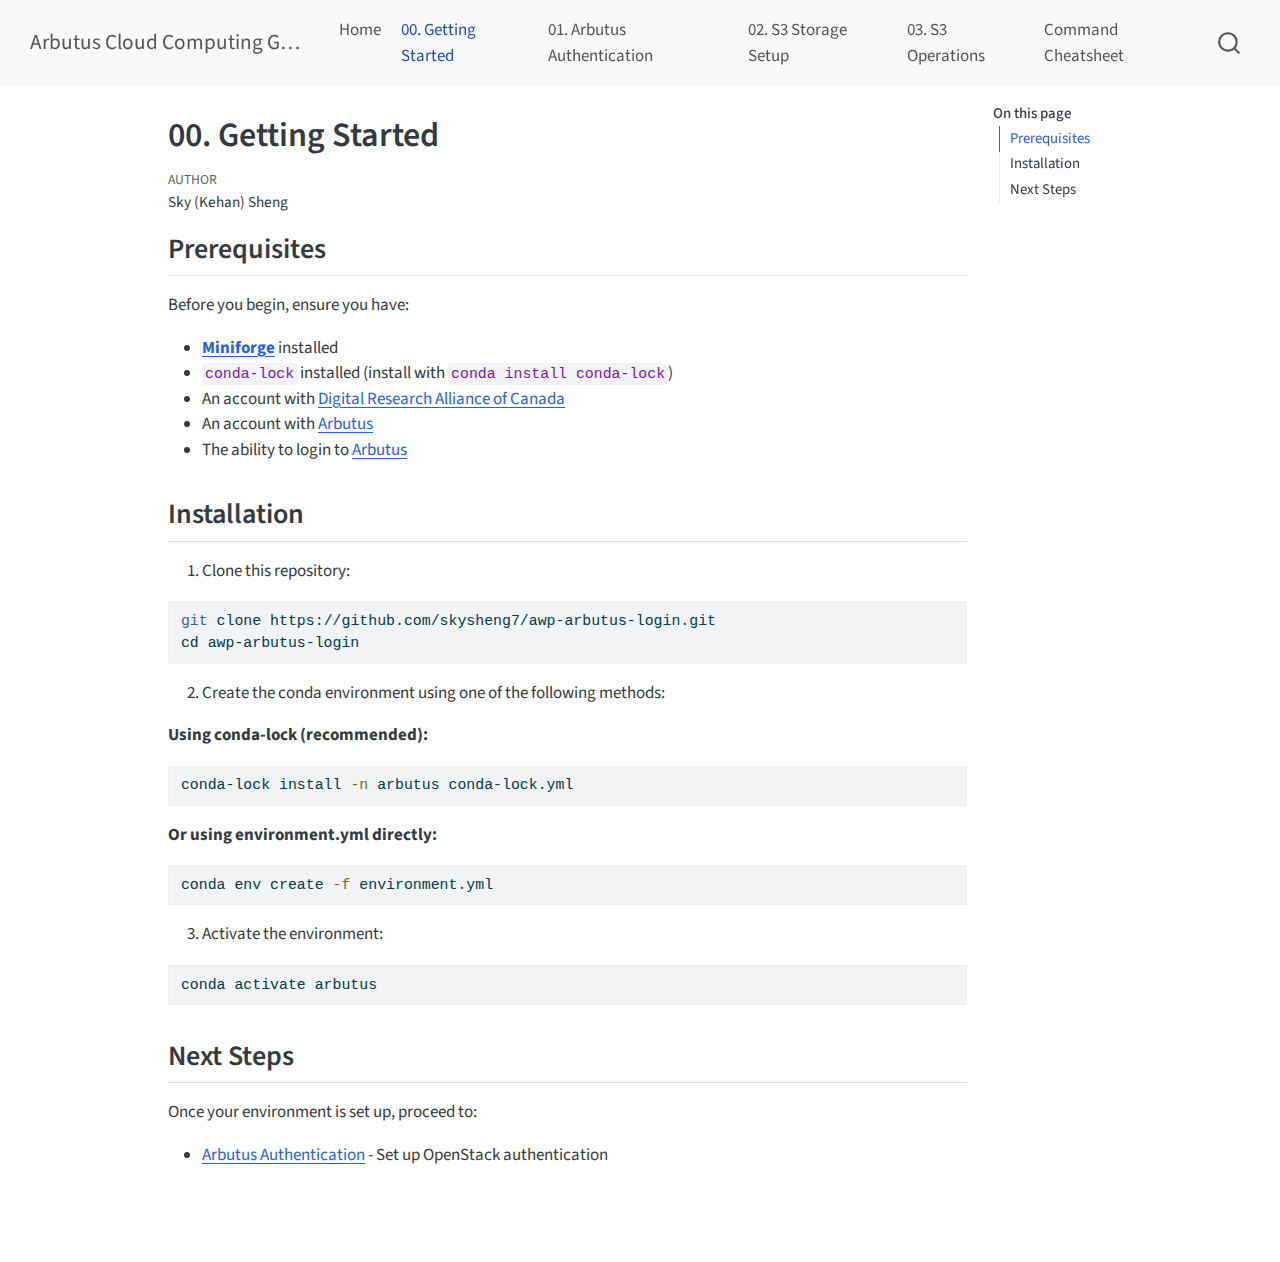
<file: docs/tutorial/getting-started.html>
<!DOCTYPE html>
<html xmlns="http://www.w3.org/1999/xhtml" lang="en" xml:lang="en"><head>

<meta charset="utf-8">
<meta name="generator" content="quarto-1.8.26">

<meta name="viewport" content="width=device-width, initial-scale=1.0, user-scalable=yes">

<meta name="author" content="Sky (Kehan) Sheng">

<title>00. Getting Started – Arbutus Cloud Computing Guide</title>
<style>
code{white-space: pre-wrap;}
span.smallcaps{font-variant: small-caps;}
div.columns{display: flex; gap: min(4vw, 1.5em);}
div.column{flex: auto; overflow-x: auto;}
div.hanging-indent{margin-left: 1.5em; text-indent: -1.5em;}
ul.task-list{list-style: none;}
ul.task-list li input[type="checkbox"] {
  width: 0.8em;
  margin: 0 0.8em 0.2em -1em; /* quarto-specific, see https://github.com/quarto-dev/quarto-cli/issues/4556 */ 
  vertical-align: middle;
}
/* CSS for syntax highlighting */
html { -webkit-text-size-adjust: 100%; }
pre > code.sourceCode { white-space: pre; position: relative; }
pre > code.sourceCode > span { display: inline-block; line-height: 1.25; }
pre > code.sourceCode > span:empty { height: 1.2em; }
.sourceCode { overflow: visible; }
code.sourceCode > span { color: inherit; text-decoration: inherit; }
div.sourceCode { margin: 1em 0; }
pre.sourceCode { margin: 0; }
@media screen {
div.sourceCode { overflow: auto; }
}
@media print {
pre > code.sourceCode { white-space: pre-wrap; }
pre > code.sourceCode > span { text-indent: -5em; padding-left: 5em; }
}
pre.numberSource code
  { counter-reset: source-line 0; }
pre.numberSource code > span
  { position: relative; left: -4em; counter-increment: source-line; }
pre.numberSource code > span > a:first-child::before
  { content: counter(source-line);
    position: relative; left: -1em; text-align: right; vertical-align: baseline;
    border: none; display: inline-block;
    -webkit-touch-callout: none; -webkit-user-select: none;
    -khtml-user-select: none; -moz-user-select: none;
    -ms-user-select: none; user-select: none;
    padding: 0 4px; width: 4em;
  }
pre.numberSource { margin-left: 3em;  padding-left: 4px; }
div.sourceCode
  {   }
@media screen {
pre > code.sourceCode > span > a:first-child::before { text-decoration: underline; }
}
</style>


<script src="../site_libs/quarto-nav/quarto-nav.js"></script>
<script src="../site_libs/quarto-nav/headroom.min.js"></script>
<script src="../site_libs/clipboard/clipboard.min.js"></script>
<script src="../site_libs/quarto-search/autocomplete.umd.js"></script>
<script src="../site_libs/quarto-search/fuse.min.js"></script>
<script src="../site_libs/quarto-search/quarto-search.js"></script>
<meta name="quarto:offset" content="../">
<script src="../site_libs/quarto-html/quarto.js" type="module"></script>
<script src="../site_libs/quarto-html/tabsets/tabsets.js" type="module"></script>
<script src="../site_libs/quarto-html/axe/axe-check.js" type="module"></script>
<script src="../site_libs/quarto-html/popper.min.js"></script>
<script src="../site_libs/quarto-html/tippy.umd.min.js"></script>
<script src="../site_libs/quarto-html/anchor.min.js"></script>
<link href="../site_libs/quarto-html/tippy.css" rel="stylesheet">
<link href="../site_libs/quarto-html/quarto-syntax-highlighting-587c61ba64f3a5504c4d52d930310e48.css" rel="stylesheet" id="quarto-text-highlighting-styles">
<script src="../site_libs/bootstrap/bootstrap.min.js"></script>
<link href="../site_libs/bootstrap/bootstrap-icons.css" rel="stylesheet">
<link href="../site_libs/bootstrap/bootstrap-1c33c0780a01951c1c2d77b4a45239a1.min.css" rel="stylesheet" append-hash="true" id="quarto-bootstrap" data-mode="light">
<script id="quarto-search-options" type="application/json">{
  "location": "navbar",
  "copy-button": false,
  "collapse-after": 3,
  "panel-placement": "end",
  "type": "overlay",
  "limit": 50,
  "keyboard-shortcut": [
    "f",
    "/",
    "s"
  ],
  "show-item-context": false,
  "language": {
    "search-no-results-text": "No results",
    "search-matching-documents-text": "matching documents",
    "search-copy-link-title": "Copy link to search",
    "search-hide-matches-text": "Hide additional matches",
    "search-more-match-text": "more match in this document",
    "search-more-matches-text": "more matches in this document",
    "search-clear-button-title": "Clear",
    "search-text-placeholder": "",
    "search-detached-cancel-button-title": "Cancel",
    "search-submit-button-title": "Submit",
    "search-label": "Search"
  }
}</script>


<link rel="stylesheet" href="../styles.css">
</head>

<body class="nav-fixed quarto-light">

<div id="quarto-search-results"></div>
  <header id="quarto-header" class="headroom fixed-top">
    <nav class="navbar navbar-expand-lg " data-bs-theme="dark">
      <div class="navbar-container container-fluid">
      <div class="navbar-brand-container mx-auto">
    <a class="navbar-brand" href="../index.html">
    <span class="navbar-title">Arbutus Cloud Computing Guide</span>
    </a>
  </div>
            <div id="quarto-search" class="" title="Search"></div>
          <button class="navbar-toggler" type="button" data-bs-toggle="collapse" data-bs-target="#navbarCollapse" aria-controls="navbarCollapse" role="menu" aria-expanded="false" aria-label="Toggle navigation" onclick="if (window.quartoToggleHeadroom) { window.quartoToggleHeadroom(); }">
  <span class="navbar-toggler-icon"></span>
</button>
          <div class="collapse navbar-collapse" id="navbarCollapse">
            <ul class="navbar-nav navbar-nav-scroll me-auto">
  <li class="nav-item">
    <a class="nav-link" href="../tutorial/index.html"> 
<span class="menu-text">Home</span></a>
  </li>  
  <li class="nav-item">
    <a class="nav-link active" href="../tutorial/getting-started.html" aria-current="page"> 
<span class="menu-text">00. Getting Started</span></a>
  </li>  
  <li class="nav-item">
    <a class="nav-link" href="../tutorial/arbutus-auth.html"> 
<span class="menu-text">01. Arbutus Authentication</span></a>
  </li>  
  <li class="nav-item">
    <a class="nav-link" href="../tutorial/s3-setup.html"> 
<span class="menu-text">02. S3 Storage Setup</span></a>
  </li>  
  <li class="nav-item">
    <a class="nav-link" href="../tutorial/s3-operations.html"> 
<span class="menu-text">03. S3 Operations</span></a>
  </li>  
  <li class="nav-item">
    <a class="nav-link" href="../tutorial/cheatsheet.html"> 
<span class="menu-text">Command Cheatsheet</span></a>
  </li>  
</ul>
          </div> <!-- /navcollapse -->
            <div class="quarto-navbar-tools">
</div>
      </div> <!-- /container-fluid -->
    </nav>
</header>
<!-- content -->
<div id="quarto-content" class="quarto-container page-columns page-rows-contents page-layout-article page-navbar">
<!-- sidebar -->
<!-- margin-sidebar -->
    <div id="quarto-margin-sidebar" class="sidebar margin-sidebar">
        <nav id="TOC" role="doc-toc" class="toc-active">
    <h2 id="toc-title">On this page</h2>
   
  <ul>
  <li><a href="#prerequisites" id="toc-prerequisites" class="nav-link active" data-scroll-target="#prerequisites">Prerequisites</a></li>
  <li><a href="#installation" id="toc-installation" class="nav-link" data-scroll-target="#installation">Installation</a></li>
  <li><a href="#next-steps" id="toc-next-steps" class="nav-link" data-scroll-target="#next-steps">Next Steps</a></li>
  </ul>
</nav>
    </div>
<!-- main -->
<main class="content" id="quarto-document-content">

<header id="title-block-header" class="quarto-title-block default">
<div class="quarto-title">
<h1 class="title">00. Getting Started</h1>
</div>



<div class="quarto-title-meta">

    <div>
    <div class="quarto-title-meta-heading">Author</div>
    <div class="quarto-title-meta-contents">
             <p>Sky (Kehan) Sheng </p>
          </div>
  </div>
    
  
    
  </div>
  


</header>


<section id="prerequisites" class="level2">
<h2 class="anchored" data-anchor-id="prerequisites">Prerequisites</h2>
<p>Before you begin, ensure you have:</p>
<ul>
<li><a href="https://conda-forge.org/download/"><strong>Miniforge</strong></a> installed</li>
<li><code>conda-lock</code> installed (install with <code>conda install conda-lock</code>)</li>
<li>An account with <a href="https://www.alliancecan.ca/en/our-services/advanced-research-computing/account-management/apply-account">Digital Research Alliance of Canada</a></li>
<li>An account with <a href="https://docs.google.com/forms/d/e/1FAIpQLSeU_BoRk5cEz3AvVLf3e9yZJq-OvcFCQ-mg7p4AWXmUkd5rTw/viewform">Arbutus</a></li>
<li>The ability to login to <a href="https://arbutus.cloud.computecanada.ca/auth/login/?next=/">Arbutus</a></li>
</ul>
</section>
<section id="installation" class="level2">
<h2 class="anchored" data-anchor-id="installation">Installation</h2>
<ol type="1">
<li>Clone this repository:</li>
</ol>
<div class="code-copy-outer-scaffold"><div class="sourceCode" id="cb1"><pre class="sourceCode bash code-with-copy"><code class="sourceCode bash"><span id="cb1-1"><a href="#cb1-1" aria-hidden="true" tabindex="-1"></a><span class="fu">git</span> clone https://github.com/skysheng7/awp-arbutus-login.git</span>
<span id="cb1-2"><a href="#cb1-2" aria-hidden="true" tabindex="-1"></a><span class="bu">cd</span> awp-arbutus-login</span></code></pre></div><button title="Copy to Clipboard" class="code-copy-button"><i class="bi"></i></button></div>
<ol start="2" type="1">
<li>Create the conda environment using one of the following methods:</li>
</ol>
<p><strong>Using conda-lock (recommended):</strong></p>
<div class="code-copy-outer-scaffold"><div class="sourceCode" id="cb2"><pre class="sourceCode bash code-with-copy"><code class="sourceCode bash"><span id="cb2-1"><a href="#cb2-1" aria-hidden="true" tabindex="-1"></a><span class="ex">conda-lock</span> install <span class="at">-n</span> arbutus conda-lock.yml</span></code></pre></div><button title="Copy to Clipboard" class="code-copy-button"><i class="bi"></i></button></div>
<p><strong>Or using environment.yml directly:</strong></p>
<div class="code-copy-outer-scaffold"><div class="sourceCode" id="cb3"><pre class="sourceCode bash code-with-copy"><code class="sourceCode bash"><span id="cb3-1"><a href="#cb3-1" aria-hidden="true" tabindex="-1"></a><span class="ex">conda</span> env create <span class="at">-f</span> environment.yml</span></code></pre></div><button title="Copy to Clipboard" class="code-copy-button"><i class="bi"></i></button></div>
<ol start="3" type="1">
<li>Activate the environment:</li>
</ol>
<div class="code-copy-outer-scaffold"><div class="sourceCode" id="cb4"><pre class="sourceCode bash code-with-copy"><code class="sourceCode bash"><span id="cb4-1"><a href="#cb4-1" aria-hidden="true" tabindex="-1"></a><span class="ex">conda</span> activate arbutus</span></code></pre></div><button title="Copy to Clipboard" class="code-copy-button"><i class="bi"></i></button></div>
</section>
<section id="next-steps" class="level2">
<h2 class="anchored" data-anchor-id="next-steps">Next Steps</h2>
<p>Once your environment is set up, proceed to:</p>
<ul>
<li><a href="arbutus-auth.html">Arbutus Authentication</a> - Set up OpenStack authentication</li>
</ul>


</section>

</main> <!-- /main -->
<script id="quarto-html-after-body" type="application/javascript">
  window.document.addEventListener("DOMContentLoaded", function (event) {
    const icon = "";
    const anchorJS = new window.AnchorJS();
    anchorJS.options = {
      placement: 'right',
      icon: icon
    };
    anchorJS.add('.anchored');
    const isCodeAnnotation = (el) => {
      for (const clz of el.classList) {
        if (clz.startsWith('code-annotation-')) {                     
          return true;
        }
      }
      return false;
    }
    const onCopySuccess = function(e) {
      // button target
      const button = e.trigger;
      // don't keep focus
      button.blur();
      // flash "checked"
      button.classList.add('code-copy-button-checked');
      var currentTitle = button.getAttribute("title");
      button.setAttribute("title", "Copied!");
      let tooltip;
      if (window.bootstrap) {
        button.setAttribute("data-bs-toggle", "tooltip");
        button.setAttribute("data-bs-placement", "left");
        button.setAttribute("data-bs-title", "Copied!");
        tooltip = new bootstrap.Tooltip(button, 
          { trigger: "manual", 
            customClass: "code-copy-button-tooltip",
            offset: [0, -8]});
        tooltip.show();    
      }
      setTimeout(function() {
        if (tooltip) {
          tooltip.hide();
          button.removeAttribute("data-bs-title");
          button.removeAttribute("data-bs-toggle");
          button.removeAttribute("data-bs-placement");
        }
        button.setAttribute("title", currentTitle);
        button.classList.remove('code-copy-button-checked');
      }, 1000);
      // clear code selection
      e.clearSelection();
    }
    const getTextToCopy = function(trigger) {
      const outerScaffold = trigger.parentElement.cloneNode(true);
      const codeEl = outerScaffold.querySelector('code');
      for (const childEl of codeEl.children) {
        if (isCodeAnnotation(childEl)) {
          childEl.remove();
        }
      }
      return codeEl.innerText;
    }
    const clipboard = new window.ClipboardJS('.code-copy-button:not([data-in-quarto-modal])', {
      text: getTextToCopy
    });
    clipboard.on('success', onCopySuccess);
    if (window.document.getElementById('quarto-embedded-source-code-modal')) {
      const clipboardModal = new window.ClipboardJS('.code-copy-button[data-in-quarto-modal]', {
        text: getTextToCopy,
        container: window.document.getElementById('quarto-embedded-source-code-modal')
      });
      clipboardModal.on('success', onCopySuccess);
    }
      var localhostRegex = new RegExp(/^(?:http|https):\/\/localhost\:?[0-9]*\//);
      var mailtoRegex = new RegExp(/^mailto:/);
        var filterRegex = new RegExp('/' + window.location.host + '/');
      var isInternal = (href) => {
          return filterRegex.test(href) || localhostRegex.test(href) || mailtoRegex.test(href);
      }
      // Inspect non-navigation links and adorn them if external
     var links = window.document.querySelectorAll('a[href]:not(.nav-link):not(.navbar-brand):not(.toc-action):not(.sidebar-link):not(.sidebar-item-toggle):not(.pagination-link):not(.no-external):not([aria-hidden]):not(.dropdown-item):not(.quarto-navigation-tool):not(.about-link)');
      for (var i=0; i<links.length; i++) {
        const link = links[i];
        if (!isInternal(link.href)) {
          // undo the damage that might have been done by quarto-nav.js in the case of
          // links that we want to consider external
          if (link.dataset.originalHref !== undefined) {
            link.href = link.dataset.originalHref;
          }
        }
      }
    function tippyHover(el, contentFn, onTriggerFn, onUntriggerFn) {
      const config = {
        allowHTML: true,
        maxWidth: 500,
        delay: 100,
        arrow: false,
        appendTo: function(el) {
            return el.parentElement;
        },
        interactive: true,
        interactiveBorder: 10,
        theme: 'quarto',
        placement: 'bottom-start',
      };
      if (contentFn) {
        config.content = contentFn;
      }
      if (onTriggerFn) {
        config.onTrigger = onTriggerFn;
      }
      if (onUntriggerFn) {
        config.onUntrigger = onUntriggerFn;
      }
      window.tippy(el, config); 
    }
    const noterefs = window.document.querySelectorAll('a[role="doc-noteref"]');
    for (var i=0; i<noterefs.length; i++) {
      const ref = noterefs[i];
      tippyHover(ref, function() {
        // use id or data attribute instead here
        let href = ref.getAttribute('data-footnote-href') || ref.getAttribute('href');
        try { href = new URL(href).hash; } catch {}
        const id = href.replace(/^#\/?/, "");
        const note = window.document.getElementById(id);
        if (note) {
          return note.innerHTML;
        } else {
          return "";
        }
      });
    }
    const xrefs = window.document.querySelectorAll('a.quarto-xref');
    const processXRef = (id, note) => {
      // Strip column container classes
      const stripColumnClz = (el) => {
        el.classList.remove("page-full", "page-columns");
        if (el.children) {
          for (const child of el.children) {
            stripColumnClz(child);
          }
        }
      }
      stripColumnClz(note)
      if (id === null || id.startsWith('sec-')) {
        // Special case sections, only their first couple elements
        const container = document.createElement("div");
        if (note.children && note.children.length > 2) {
          container.appendChild(note.children[0].cloneNode(true));
          for (let i = 1; i < note.children.length; i++) {
            const child = note.children[i];
            if (child.tagName === "P" && child.innerText === "") {
              continue;
            } else {
              container.appendChild(child.cloneNode(true));
              break;
            }
          }
          if (window.Quarto?.typesetMath) {
            window.Quarto.typesetMath(container);
          }
          return container.innerHTML
        } else {
          if (window.Quarto?.typesetMath) {
            window.Quarto.typesetMath(note);
          }
          return note.innerHTML;
        }
      } else {
        // Remove any anchor links if they are present
        const anchorLink = note.querySelector('a.anchorjs-link');
        if (anchorLink) {
          anchorLink.remove();
        }
        if (window.Quarto?.typesetMath) {
          window.Quarto.typesetMath(note);
        }
        if (note.classList.contains("callout")) {
          return note.outerHTML;
        } else {
          return note.innerHTML;
        }
      }
    }
    for (var i=0; i<xrefs.length; i++) {
      const xref = xrefs[i];
      tippyHover(xref, undefined, function(instance) {
        instance.disable();
        let url = xref.getAttribute('href');
        let hash = undefined; 
        if (url.startsWith('#')) {
          hash = url;
        } else {
          try { hash = new URL(url).hash; } catch {}
        }
        if (hash) {
          const id = hash.replace(/^#\/?/, "");
          const note = window.document.getElementById(id);
          if (note !== null) {
            try {
              const html = processXRef(id, note.cloneNode(true));
              instance.setContent(html);
            } finally {
              instance.enable();
              instance.show();
            }
          } else {
            // See if we can fetch this
            fetch(url.split('#')[0])
            .then(res => res.text())
            .then(html => {
              const parser = new DOMParser();
              const htmlDoc = parser.parseFromString(html, "text/html");
              const note = htmlDoc.getElementById(id);
              if (note !== null) {
                const html = processXRef(id, note);
                instance.setContent(html);
              } 
            }).finally(() => {
              instance.enable();
              instance.show();
            });
          }
        } else {
          // See if we can fetch a full url (with no hash to target)
          // This is a special case and we should probably do some content thinning / targeting
          fetch(url)
          .then(res => res.text())
          .then(html => {
            const parser = new DOMParser();
            const htmlDoc = parser.parseFromString(html, "text/html");
            const note = htmlDoc.querySelector('main.content');
            if (note !== null) {
              // This should only happen for chapter cross references
              // (since there is no id in the URL)
              // remove the first header
              if (note.children.length > 0 && note.children[0].tagName === "HEADER") {
                note.children[0].remove();
              }
              const html = processXRef(null, note);
              instance.setContent(html);
            } 
          }).finally(() => {
            instance.enable();
            instance.show();
          });
        }
      }, function(instance) {
      });
    }
        let selectedAnnoteEl;
        const selectorForAnnotation = ( cell, annotation) => {
          let cellAttr = 'data-code-cell="' + cell + '"';
          let lineAttr = 'data-code-annotation="' +  annotation + '"';
          const selector = 'span[' + cellAttr + '][' + lineAttr + ']';
          return selector;
        }
        const selectCodeLines = (annoteEl) => {
          const doc = window.document;
          const targetCell = annoteEl.getAttribute("data-target-cell");
          const targetAnnotation = annoteEl.getAttribute("data-target-annotation");
          const annoteSpan = window.document.querySelector(selectorForAnnotation(targetCell, targetAnnotation));
          const lines = annoteSpan.getAttribute("data-code-lines").split(",");
          const lineIds = lines.map((line) => {
            return targetCell + "-" + line;
          })
          let top = null;
          let height = null;
          let parent = null;
          if (lineIds.length > 0) {
              //compute the position of the single el (top and bottom and make a div)
              const el = window.document.getElementById(lineIds[0]);
              top = el.offsetTop;
              height = el.offsetHeight;
              parent = el.parentElement.parentElement;
            if (lineIds.length > 1) {
              const lastEl = window.document.getElementById(lineIds[lineIds.length - 1]);
              const bottom = lastEl.offsetTop + lastEl.offsetHeight;
              height = bottom - top;
            }
            if (top !== null && height !== null && parent !== null) {
              // cook up a div (if necessary) and position it 
              let div = window.document.getElementById("code-annotation-line-highlight");
              if (div === null) {
                div = window.document.createElement("div");
                div.setAttribute("id", "code-annotation-line-highlight");
                div.style.position = 'absolute';
                parent.appendChild(div);
              }
              div.style.top = top - 2 + "px";
              div.style.height = height + 4 + "px";
              div.style.left = 0;
              let gutterDiv = window.document.getElementById("code-annotation-line-highlight-gutter");
              if (gutterDiv === null) {
                gutterDiv = window.document.createElement("div");
                gutterDiv.setAttribute("id", "code-annotation-line-highlight-gutter");
                gutterDiv.style.position = 'absolute';
                const codeCell = window.document.getElementById(targetCell);
                const gutter = codeCell.querySelector('.code-annotation-gutter');
                gutter.appendChild(gutterDiv);
              }
              gutterDiv.style.top = top - 2 + "px";
              gutterDiv.style.height = height + 4 + "px";
            }
            selectedAnnoteEl = annoteEl;
          }
        };
        const unselectCodeLines = () => {
          const elementsIds = ["code-annotation-line-highlight", "code-annotation-line-highlight-gutter"];
          elementsIds.forEach((elId) => {
            const div = window.document.getElementById(elId);
            if (div) {
              div.remove();
            }
          });
          selectedAnnoteEl = undefined;
        };
          // Handle positioning of the toggle
      window.addEventListener(
        "resize",
        throttle(() => {
          elRect = undefined;
          if (selectedAnnoteEl) {
            selectCodeLines(selectedAnnoteEl);
          }
        }, 10)
      );
      function throttle(fn, ms) {
      let throttle = false;
      let timer;
        return (...args) => {
          if(!throttle) { // first call gets through
              fn.apply(this, args);
              throttle = true;
          } else { // all the others get throttled
              if(timer) clearTimeout(timer); // cancel #2
              timer = setTimeout(() => {
                fn.apply(this, args);
                timer = throttle = false;
              }, ms);
          }
        };
      }
        // Attach click handler to the DT
        const annoteDls = window.document.querySelectorAll('dt[data-target-cell]');
        for (const annoteDlNode of annoteDls) {
          annoteDlNode.addEventListener('click', (event) => {
            const clickedEl = event.target;
            if (clickedEl !== selectedAnnoteEl) {
              unselectCodeLines();
              const activeEl = window.document.querySelector('dt[data-target-cell].code-annotation-active');
              if (activeEl) {
                activeEl.classList.remove('code-annotation-active');
              }
              selectCodeLines(clickedEl);
              clickedEl.classList.add('code-annotation-active');
            } else {
              // Unselect the line
              unselectCodeLines();
              clickedEl.classList.remove('code-annotation-active');
            }
          });
        }
    const findCites = (el) => {
      const parentEl = el.parentElement;
      if (parentEl) {
        const cites = parentEl.dataset.cites;
        if (cites) {
          return {
            el,
            cites: cites.split(' ')
          };
        } else {
          return findCites(el.parentElement)
        }
      } else {
        return undefined;
      }
    };
    var bibliorefs = window.document.querySelectorAll('a[role="doc-biblioref"]');
    for (var i=0; i<bibliorefs.length; i++) {
      const ref = bibliorefs[i];
      const citeInfo = findCites(ref);
      if (citeInfo) {
        tippyHover(citeInfo.el, function() {
          var popup = window.document.createElement('div');
          citeInfo.cites.forEach(function(cite) {
            var citeDiv = window.document.createElement('div');
            citeDiv.classList.add('hanging-indent');
            citeDiv.classList.add('csl-entry');
            var biblioDiv = window.document.getElementById('ref-' + cite);
            if (biblioDiv) {
              citeDiv.innerHTML = biblioDiv.innerHTML;
            }
            popup.appendChild(citeDiv);
          });
          return popup.innerHTML;
        });
      }
    }
  });
  </script>
</div> <!-- /content -->




</body></html>
</file>
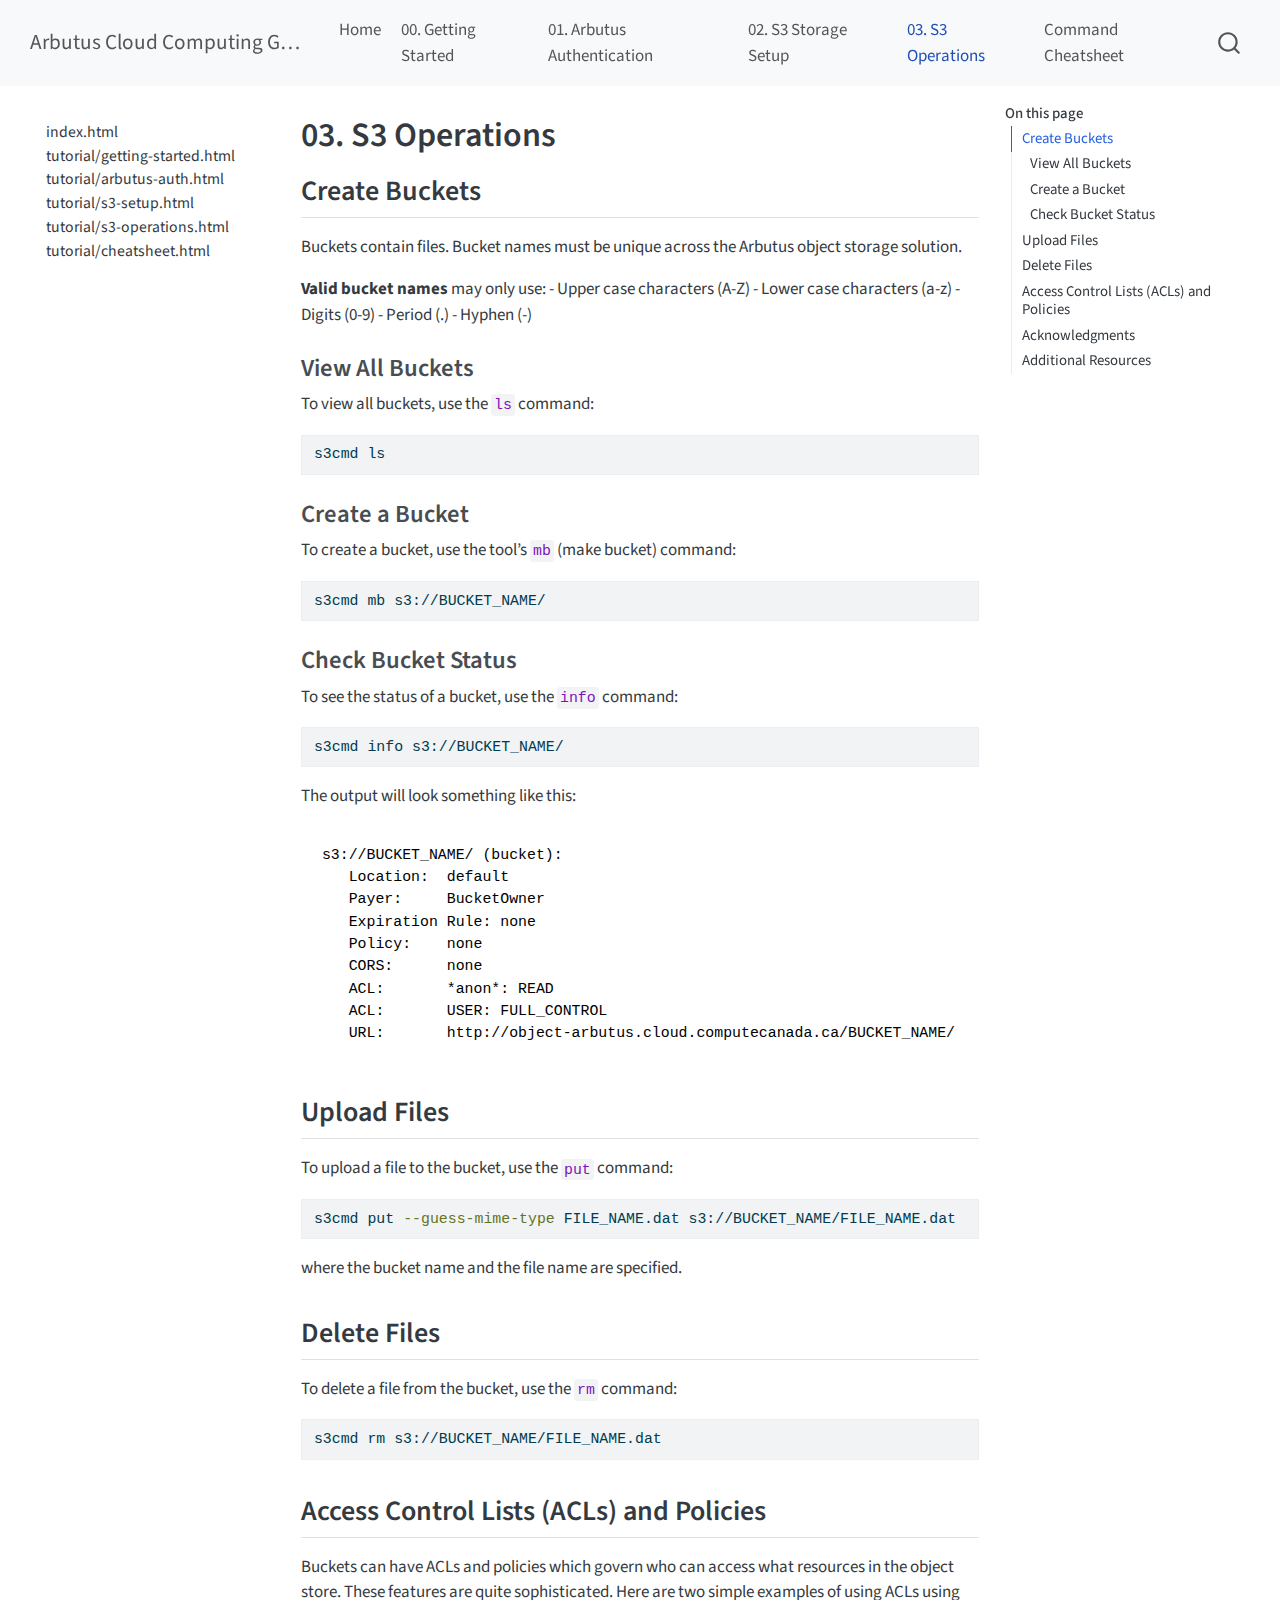
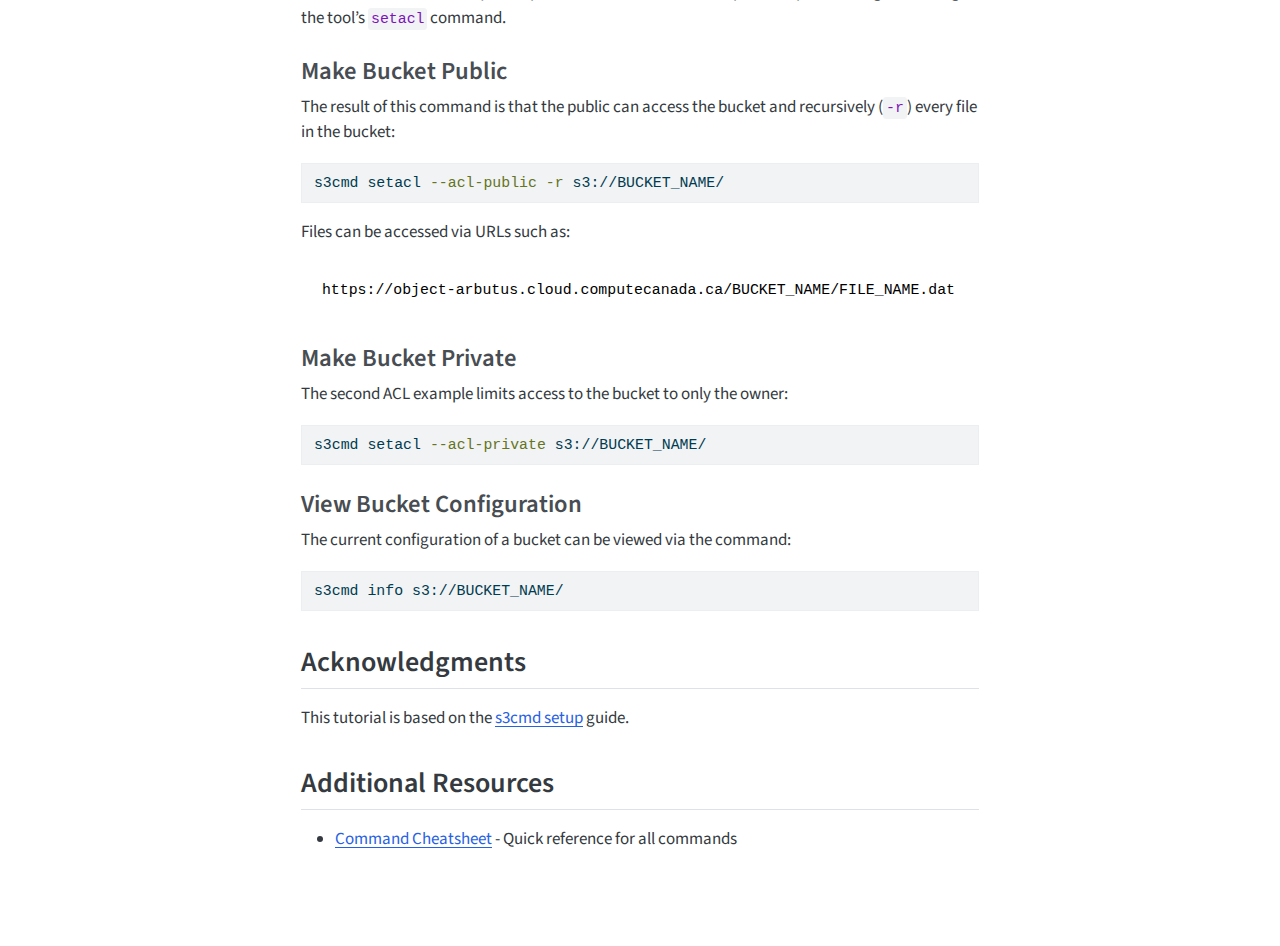
<file: docs/tutorial/s3-operations.html>
<!DOCTYPE html>
<html xmlns="http://www.w3.org/1999/xhtml" lang="en" xml:lang="en"><head>

<meta charset="utf-8">
<meta name="generator" content="quarto-1.8.26">

<meta name="viewport" content="width=device-width, initial-scale=1.0, user-scalable=yes">


<title>03. S3 Operations – Arbutus Cloud Computing Guide</title>
<style>
code{white-space: pre-wrap;}
span.smallcaps{font-variant: small-caps;}
div.columns{display: flex; gap: min(4vw, 1.5em);}
div.column{flex: auto; overflow-x: auto;}
div.hanging-indent{margin-left: 1.5em; text-indent: -1.5em;}
ul.task-list{list-style: none;}
ul.task-list li input[type="checkbox"] {
  width: 0.8em;
  margin: 0 0.8em 0.2em -1em; /* quarto-specific, see https://github.com/quarto-dev/quarto-cli/issues/4556 */ 
  vertical-align: middle;
}
/* CSS for syntax highlighting */
html { -webkit-text-size-adjust: 100%; }
pre > code.sourceCode { white-space: pre; position: relative; }
pre > code.sourceCode > span { display: inline-block; line-height: 1.25; }
pre > code.sourceCode > span:empty { height: 1.2em; }
.sourceCode { overflow: visible; }
code.sourceCode > span { color: inherit; text-decoration: inherit; }
div.sourceCode { margin: 1em 0; }
pre.sourceCode { margin: 0; }
@media screen {
div.sourceCode { overflow: auto; }
}
@media print {
pre > code.sourceCode { white-space: pre-wrap; }
pre > code.sourceCode > span { text-indent: -5em; padding-left: 5em; }
}
pre.numberSource code
  { counter-reset: source-line 0; }
pre.numberSource code > span
  { position: relative; left: -4em; counter-increment: source-line; }
pre.numberSource code > span > a:first-child::before
  { content: counter(source-line);
    position: relative; left: -1em; text-align: right; vertical-align: baseline;
    border: none; display: inline-block;
    -webkit-touch-callout: none; -webkit-user-select: none;
    -khtml-user-select: none; -moz-user-select: none;
    -ms-user-select: none; user-select: none;
    padding: 0 4px; width: 4em;
  }
pre.numberSource { margin-left: 3em;  padding-left: 4px; }
div.sourceCode
  {   }
@media screen {
pre > code.sourceCode > span > a:first-child::before { text-decoration: underline; }
}
</style>


<script src="../site_libs/quarto-nav/quarto-nav.js"></script>
<script src="../site_libs/quarto-nav/headroom.min.js"></script>
<script src="../site_libs/clipboard/clipboard.min.js"></script>
<script src="../site_libs/quarto-search/autocomplete.umd.js"></script>
<script src="../site_libs/quarto-search/fuse.min.js"></script>
<script src="../site_libs/quarto-search/quarto-search.js"></script>
<meta name="quarto:offset" content="../">
<script src="../site_libs/quarto-html/quarto.js" type="module"></script>
<script src="../site_libs/quarto-html/tabsets/tabsets.js" type="module"></script>
<script src="../site_libs/quarto-html/axe/axe-check.js" type="module"></script>
<script src="../site_libs/quarto-html/popper.min.js"></script>
<script src="../site_libs/quarto-html/tippy.umd.min.js"></script>
<script src="../site_libs/quarto-html/anchor.min.js"></script>
<link href="../site_libs/quarto-html/tippy.css" rel="stylesheet">
<link href="../site_libs/quarto-html/quarto-syntax-highlighting-587c61ba64f3a5504c4d52d930310e48.css" rel="stylesheet" id="quarto-text-highlighting-styles">
<script src="../site_libs/bootstrap/bootstrap.min.js"></script>
<link href="../site_libs/bootstrap/bootstrap-icons.css" rel="stylesheet">
<link href="../site_libs/bootstrap/bootstrap-1c33c0780a01951c1c2d77b4a45239a1.min.css" rel="stylesheet" append-hash="true" id="quarto-bootstrap" data-mode="light">
<script id="quarto-search-options" type="application/json">{
  "location": "navbar",
  "copy-button": false,
  "collapse-after": 3,
  "panel-placement": "end",
  "type": "overlay",
  "limit": 50,
  "keyboard-shortcut": [
    "f",
    "/",
    "s"
  ],
  "show-item-context": false,
  "language": {
    "search-no-results-text": "No results",
    "search-matching-documents-text": "matching documents",
    "search-copy-link-title": "Copy link to search",
    "search-hide-matches-text": "Hide additional matches",
    "search-more-match-text": "more match in this document",
    "search-more-matches-text": "more matches in this document",
    "search-clear-button-title": "Clear",
    "search-text-placeholder": "",
    "search-detached-cancel-button-title": "Cancel",
    "search-submit-button-title": "Submit",
    "search-label": "Search"
  }
}</script>


<link rel="stylesheet" href="../styles.css">
</head>

<body class="nav-sidebar floating nav-fixed quarto-light">

<div id="quarto-search-results"></div>
  <header id="quarto-header" class="headroom fixed-top">
    <nav class="navbar navbar-expand-lg " data-bs-theme="dark">
      <div class="navbar-container container-fluid">
      <div class="navbar-brand-container mx-auto">
    <a class="navbar-brand" href="../index.html">
    <span class="navbar-title">Arbutus Cloud Computing Guide</span>
    </a>
  </div>
            <div id="quarto-search" class="" title="Search"></div>
          <button class="navbar-toggler" type="button" data-bs-toggle="collapse" data-bs-target="#navbarCollapse" aria-controls="navbarCollapse" role="menu" aria-expanded="false" aria-label="Toggle navigation" onclick="if (window.quartoToggleHeadroom) { window.quartoToggleHeadroom(); }">
  <span class="navbar-toggler-icon"></span>
</button>
          <div class="collapse navbar-collapse" id="navbarCollapse">
            <ul class="navbar-nav navbar-nav-scroll me-auto">
  <li class="nav-item">
    <a class="nav-link" href="../index.html"> 
<span class="menu-text">Home</span></a>
  </li>  
  <li class="nav-item">
    <a class="nav-link" href="../tutorial/getting-started.html"> 
<span class="menu-text">00. Getting Started</span></a>
  </li>  
  <li class="nav-item">
    <a class="nav-link" href="../tutorial/arbutus-auth.html"> 
<span class="menu-text">01. Arbutus Authentication</span></a>
  </li>  
  <li class="nav-item">
    <a class="nav-link" href="../tutorial/s3-setup.html"> 
<span class="menu-text">02. S3 Storage Setup</span></a>
  </li>  
  <li class="nav-item">
    <a class="nav-link active" href="../tutorial/s3-operations.html" aria-current="page"> 
<span class="menu-text">03. S3 Operations</span></a>
  </li>  
  <li class="nav-item">
    <a class="nav-link" href="../tutorial/cheatsheet.html"> 
<span class="menu-text">Command Cheatsheet</span></a>
  </li>  
</ul>
          </div> <!-- /navcollapse -->
            <div class="quarto-navbar-tools">
</div>
      </div> <!-- /container-fluid -->
    </nav>
  <nav class="quarto-secondary-nav">
    <div class="container-fluid d-flex">
      <button type="button" class="quarto-btn-toggle btn" data-bs-toggle="collapse" role="button" data-bs-target=".quarto-sidebar-collapse-item" aria-controls="quarto-sidebar" aria-expanded="false" aria-label="Toggle sidebar navigation" onclick="if (window.quartoToggleHeadroom) { window.quartoToggleHeadroom(); }">
        <i class="bi bi-layout-text-sidebar-reverse"></i>
      </button>
        <nav class="quarto-page-breadcrumbs" aria-label="breadcrumb"><ol class="breadcrumb"><li class="breadcrumb-item">03. S3 Operations</li></ol></nav>
        <a class="flex-grow-1" role="navigation" data-bs-toggle="collapse" data-bs-target=".quarto-sidebar-collapse-item" aria-controls="quarto-sidebar" aria-expanded="false" aria-label="Toggle sidebar navigation" onclick="if (window.quartoToggleHeadroom) { window.quartoToggleHeadroom(); }">      
        </a>
    </div>
  </nav>
</header>
<!-- content -->
<div id="quarto-content" class="quarto-container page-columns page-rows-contents page-layout-article page-navbar">
<!-- sidebar -->
  <nav id="quarto-sidebar" class="sidebar collapse collapse-horizontal quarto-sidebar-collapse-item sidebar-navigation floating overflow-auto">
    <div class="sidebar-menu-container"> 
    <ul class="list-unstyled mt-1">
        <li class="sidebar-item">
 <span class="menu-text">index.html</span>
  </li>
        <li class="sidebar-item">
 <span class="menu-text">tutorial/getting-started.html</span>
  </li>
        <li class="sidebar-item">
 <span class="menu-text">tutorial/arbutus-auth.html</span>
  </li>
        <li class="sidebar-item">
 <span class="menu-text">tutorial/s3-setup.html</span>
  </li>
        <li class="sidebar-item">
 <span class="menu-text">tutorial/s3-operations.html</span>
  </li>
        <li class="sidebar-item">
 <span class="menu-text">tutorial/cheatsheet.html</span>
  </li>
    </ul>
    </div>
</nav>
<div id="quarto-sidebar-glass" class="quarto-sidebar-collapse-item" data-bs-toggle="collapse" data-bs-target=".quarto-sidebar-collapse-item"></div>
<!-- margin-sidebar -->
    <div id="quarto-margin-sidebar" class="sidebar margin-sidebar">
        <nav id="TOC" role="doc-toc" class="toc-active">
    <h2 id="toc-title">On this page</h2>
   
  <ul>
  <li><a href="#create-buckets" id="toc-create-buckets" class="nav-link active" data-scroll-target="#create-buckets">Create Buckets</a>
  <ul class="collapse">
  <li><a href="#view-all-buckets" id="toc-view-all-buckets" class="nav-link" data-scroll-target="#view-all-buckets">View All Buckets</a></li>
  <li><a href="#create-a-bucket" id="toc-create-a-bucket" class="nav-link" data-scroll-target="#create-a-bucket">Create a Bucket</a></li>
  <li><a href="#check-bucket-status" id="toc-check-bucket-status" class="nav-link" data-scroll-target="#check-bucket-status">Check Bucket Status</a></li>
  </ul></li>
  <li><a href="#upload-files" id="toc-upload-files" class="nav-link" data-scroll-target="#upload-files">Upload Files</a></li>
  <li><a href="#delete-files" id="toc-delete-files" class="nav-link" data-scroll-target="#delete-files">Delete Files</a></li>
  <li><a href="#access-control-lists-acls-and-policies" id="toc-access-control-lists-acls-and-policies" class="nav-link" data-scroll-target="#access-control-lists-acls-and-policies">Access Control Lists (ACLs) and Policies</a>
  <ul class="collapse">
  <li><a href="#make-bucket-public" id="toc-make-bucket-public" class="nav-link" data-scroll-target="#make-bucket-public">Make Bucket Public</a></li>
  <li><a href="#make-bucket-private" id="toc-make-bucket-private" class="nav-link" data-scroll-target="#make-bucket-private">Make Bucket Private</a></li>
  <li><a href="#view-bucket-configuration" id="toc-view-bucket-configuration" class="nav-link" data-scroll-target="#view-bucket-configuration">View Bucket Configuration</a></li>
  </ul></li>
  <li><a href="#acknowledgments" id="toc-acknowledgments" class="nav-link" data-scroll-target="#acknowledgments">Acknowledgments</a></li>
  <li><a href="#additional-resources" id="toc-additional-resources" class="nav-link" data-scroll-target="#additional-resources">Additional Resources</a></li>
  </ul>
</nav>
    </div>
<!-- main -->
<main class="content" id="quarto-document-content">

<header id="title-block-header" class="quarto-title-block default">
<div class="quarto-title">
<h1 class="title">03. S3 Operations</h1>
</div>



<div class="quarto-title-meta">

    
  
    
  </div>
  


</header>


<section id="create-buckets" class="level2">
<h2 class="anchored" data-anchor-id="create-buckets">Create Buckets</h2>
<p>Buckets contain files. Bucket names must be unique across the Arbutus object storage solution.</p>
<p><strong>Valid bucket names</strong> may only use: - Upper case characters (A-Z) - Lower case characters (a-z) - Digits (0-9) - Period (.) - Hyphen (-)</p>
<section id="view-all-buckets" class="level3">
<h3 class="anchored" data-anchor-id="view-all-buckets">View All Buckets</h3>
<p>To view all buckets, use the <code>ls</code> command:</p>
<div class="code-copy-outer-scaffold"><div class="sourceCode" id="cb1"><pre class="sourceCode bash code-with-copy"><code class="sourceCode bash"><span id="cb1-1"><a href="#cb1-1" aria-hidden="true" tabindex="-1"></a><span class="ex">s3cmd</span> ls</span></code></pre></div><button title="Copy to Clipboard" class="code-copy-button"><i class="bi"></i></button></div>
</section>
<section id="create-a-bucket" class="level3">
<h3 class="anchored" data-anchor-id="create-a-bucket">Create a Bucket</h3>
<p>To create a bucket, use the tool’s <code>mb</code> (make bucket) command:</p>
<div class="code-copy-outer-scaffold"><div class="sourceCode" id="cb2"><pre class="sourceCode bash code-with-copy"><code class="sourceCode bash"><span id="cb2-1"><a href="#cb2-1" aria-hidden="true" tabindex="-1"></a><span class="ex">s3cmd</span> mb s3://BUCKET_NAME/</span></code></pre></div><button title="Copy to Clipboard" class="code-copy-button"><i class="bi"></i></button></div>
</section>
<section id="check-bucket-status" class="level3">
<h3 class="anchored" data-anchor-id="check-bucket-status">Check Bucket Status</h3>
<p>To see the status of a bucket, use the <code>info</code> command:</p>
<div class="code-copy-outer-scaffold"><div class="sourceCode" id="cb3"><pre class="sourceCode bash code-with-copy"><code class="sourceCode bash"><span id="cb3-1"><a href="#cb3-1" aria-hidden="true" tabindex="-1"></a><span class="ex">s3cmd</span> info s3://BUCKET_NAME/</span></code></pre></div><button title="Copy to Clipboard" class="code-copy-button"><i class="bi"></i></button></div>
<p>The output will look something like this:</p>
<pre><code>s3://BUCKET_NAME/ (bucket):
   Location:  default
   Payer:     BucketOwner
   Expiration Rule: none
   Policy:    none
   CORS:      none
   ACL:       *anon*: READ
   ACL:       USER: FULL_CONTROL
   URL:       http://object-arbutus.cloud.computecanada.ca/BUCKET_NAME/</code></pre>
</section>
</section>
<section id="upload-files" class="level2">
<h2 class="anchored" data-anchor-id="upload-files">Upload Files</h2>
<p>To upload a file to the bucket, use the <code>put</code> command:</p>
<div class="code-copy-outer-scaffold"><div class="sourceCode" id="cb5"><pre class="sourceCode bash code-with-copy"><code class="sourceCode bash"><span id="cb5-1"><a href="#cb5-1" aria-hidden="true" tabindex="-1"></a><span class="ex">s3cmd</span> put <span class="at">--guess-mime-type</span> FILE_NAME.dat s3://BUCKET_NAME/FILE_NAME.dat</span></code></pre></div><button title="Copy to Clipboard" class="code-copy-button"><i class="bi"></i></button></div>
<p>where the bucket name and the file name are specified.</p>
</section>
<section id="delete-files" class="level2">
<h2 class="anchored" data-anchor-id="delete-files">Delete Files</h2>
<p>To delete a file from the bucket, use the <code>rm</code> command:</p>
<div class="code-copy-outer-scaffold"><div class="sourceCode" id="cb6"><pre class="sourceCode bash code-with-copy"><code class="sourceCode bash"><span id="cb6-1"><a href="#cb6-1" aria-hidden="true" tabindex="-1"></a><span class="ex">s3cmd</span> rm s3://BUCKET_NAME/FILE_NAME.dat</span></code></pre></div><button title="Copy to Clipboard" class="code-copy-button"><i class="bi"></i></button></div>
</section>
<section id="access-control-lists-acls-and-policies" class="level2">
<h2 class="anchored" data-anchor-id="access-control-lists-acls-and-policies">Access Control Lists (ACLs) and Policies</h2>
<p>Buckets can have ACLs and policies which govern who can access what resources in the object store. These features are quite sophisticated. Here are two simple examples of using ACLs using the tool’s <code>setacl</code> command.</p>
<section id="make-bucket-public" class="level3">
<h3 class="anchored" data-anchor-id="make-bucket-public">Make Bucket Public</h3>
<p>The result of this command is that the public can access the bucket and recursively (<code>-r</code>) every file in the bucket:</p>
<div class="code-copy-outer-scaffold"><div class="sourceCode" id="cb7"><pre class="sourceCode bash code-with-copy"><code class="sourceCode bash"><span id="cb7-1"><a href="#cb7-1" aria-hidden="true" tabindex="-1"></a><span class="ex">s3cmd</span> setacl <span class="at">--acl-public</span> <span class="at">-r</span> s3://BUCKET_NAME/</span></code></pre></div><button title="Copy to Clipboard" class="code-copy-button"><i class="bi"></i></button></div>
<p>Files can be accessed via URLs such as:</p>
<pre><code>https://object-arbutus.cloud.computecanada.ca/BUCKET_NAME/FILE_NAME.dat</code></pre>
</section>
<section id="make-bucket-private" class="level3">
<h3 class="anchored" data-anchor-id="make-bucket-private">Make Bucket Private</h3>
<p>The second ACL example limits access to the bucket to only the owner:</p>
<div class="code-copy-outer-scaffold"><div class="sourceCode" id="cb9"><pre class="sourceCode bash code-with-copy"><code class="sourceCode bash"><span id="cb9-1"><a href="#cb9-1" aria-hidden="true" tabindex="-1"></a><span class="ex">s3cmd</span> setacl <span class="at">--acl-private</span> s3://BUCKET_NAME/</span></code></pre></div><button title="Copy to Clipboard" class="code-copy-button"><i class="bi"></i></button></div>
</section>
<section id="view-bucket-configuration" class="level3">
<h3 class="anchored" data-anchor-id="view-bucket-configuration">View Bucket Configuration</h3>
<p>The current configuration of a bucket can be viewed via the command:</p>
<div class="code-copy-outer-scaffold"><div class="sourceCode" id="cb10"><pre class="sourceCode bash code-with-copy"><code class="sourceCode bash"><span id="cb10-1"><a href="#cb10-1" aria-hidden="true" tabindex="-1"></a><span class="ex">s3cmd</span> info s3://BUCKET_NAME/</span></code></pre></div><button title="Copy to Clipboard" class="code-copy-button"><i class="bi"></i></button></div>
</section>
</section>
<section id="acknowledgments" class="level2">
<h2 class="anchored" data-anchor-id="acknowledgments">Acknowledgments</h2>
<p>This tutorial is based on the <a href="https://docs.alliancecan.ca/wiki/Accessing_object_storage_with_s3cmd">s3cmd setup</a> guide.</p>
</section>
<section id="additional-resources" class="level2">
<h2 class="anchored" data-anchor-id="additional-resources">Additional Resources</h2>
<ul>
<li><a href="../tutorial/cheatsheet.html">Command Cheatsheet</a> - Quick reference for all commands</li>
</ul>


</section>

</main> <!-- /main -->
<script id="quarto-html-after-body" type="application/javascript">
  window.document.addEventListener("DOMContentLoaded", function (event) {
    const icon = "";
    const anchorJS = new window.AnchorJS();
    anchorJS.options = {
      placement: 'right',
      icon: icon
    };
    anchorJS.add('.anchored');
    const isCodeAnnotation = (el) => {
      for (const clz of el.classList) {
        if (clz.startsWith('code-annotation-')) {                     
          return true;
        }
      }
      return false;
    }
    const onCopySuccess = function(e) {
      // button target
      const button = e.trigger;
      // don't keep focus
      button.blur();
      // flash "checked"
      button.classList.add('code-copy-button-checked');
      var currentTitle = button.getAttribute("title");
      button.setAttribute("title", "Copied!");
      let tooltip;
      if (window.bootstrap) {
        button.setAttribute("data-bs-toggle", "tooltip");
        button.setAttribute("data-bs-placement", "left");
        button.setAttribute("data-bs-title", "Copied!");
        tooltip = new bootstrap.Tooltip(button, 
          { trigger: "manual", 
            customClass: "code-copy-button-tooltip",
            offset: [0, -8]});
        tooltip.show();    
      }
      setTimeout(function() {
        if (tooltip) {
          tooltip.hide();
          button.removeAttribute("data-bs-title");
          button.removeAttribute("data-bs-toggle");
          button.removeAttribute("data-bs-placement");
        }
        button.setAttribute("title", currentTitle);
        button.classList.remove('code-copy-button-checked');
      }, 1000);
      // clear code selection
      e.clearSelection();
    }
    const getTextToCopy = function(trigger) {
      const outerScaffold = trigger.parentElement.cloneNode(true);
      const codeEl = outerScaffold.querySelector('code');
      for (const childEl of codeEl.children) {
        if (isCodeAnnotation(childEl)) {
          childEl.remove();
        }
      }
      return codeEl.innerText;
    }
    const clipboard = new window.ClipboardJS('.code-copy-button:not([data-in-quarto-modal])', {
      text: getTextToCopy
    });
    clipboard.on('success', onCopySuccess);
    if (window.document.getElementById('quarto-embedded-source-code-modal')) {
      const clipboardModal = new window.ClipboardJS('.code-copy-button[data-in-quarto-modal]', {
        text: getTextToCopy,
        container: window.document.getElementById('quarto-embedded-source-code-modal')
      });
      clipboardModal.on('success', onCopySuccess);
    }
      var localhostRegex = new RegExp(/^(?:http|https):\/\/localhost\:?[0-9]*\//);
      var mailtoRegex = new RegExp(/^mailto:/);
        var filterRegex = new RegExp('/' + window.location.host + '/');
      var isInternal = (href) => {
          return filterRegex.test(href) || localhostRegex.test(href) || mailtoRegex.test(href);
      }
      // Inspect non-navigation links and adorn them if external
     var links = window.document.querySelectorAll('a[href]:not(.nav-link):not(.navbar-brand):not(.toc-action):not(.sidebar-link):not(.sidebar-item-toggle):not(.pagination-link):not(.no-external):not([aria-hidden]):not(.dropdown-item):not(.quarto-navigation-tool):not(.about-link)');
      for (var i=0; i<links.length; i++) {
        const link = links[i];
        if (!isInternal(link.href)) {
          // undo the damage that might have been done by quarto-nav.js in the case of
          // links that we want to consider external
          if (link.dataset.originalHref !== undefined) {
            link.href = link.dataset.originalHref;
          }
        }
      }
    function tippyHover(el, contentFn, onTriggerFn, onUntriggerFn) {
      const config = {
        allowHTML: true,
        maxWidth: 500,
        delay: 100,
        arrow: false,
        appendTo: function(el) {
            return el.parentElement;
        },
        interactive: true,
        interactiveBorder: 10,
        theme: 'quarto',
        placement: 'bottom-start',
      };
      if (contentFn) {
        config.content = contentFn;
      }
      if (onTriggerFn) {
        config.onTrigger = onTriggerFn;
      }
      if (onUntriggerFn) {
        config.onUntrigger = onUntriggerFn;
      }
      window.tippy(el, config); 
    }
    const noterefs = window.document.querySelectorAll('a[role="doc-noteref"]');
    for (var i=0; i<noterefs.length; i++) {
      const ref = noterefs[i];
      tippyHover(ref, function() {
        // use id or data attribute instead here
        let href = ref.getAttribute('data-footnote-href') || ref.getAttribute('href');
        try { href = new URL(href).hash; } catch {}
        const id = href.replace(/^#\/?/, "");
        const note = window.document.getElementById(id);
        if (note) {
          return note.innerHTML;
        } else {
          return "";
        }
      });
    }
    const xrefs = window.document.querySelectorAll('a.quarto-xref');
    const processXRef = (id, note) => {
      // Strip column container classes
      const stripColumnClz = (el) => {
        el.classList.remove("page-full", "page-columns");
        if (el.children) {
          for (const child of el.children) {
            stripColumnClz(child);
          }
        }
      }
      stripColumnClz(note)
      if (id === null || id.startsWith('sec-')) {
        // Special case sections, only their first couple elements
        const container = document.createElement("div");
        if (note.children && note.children.length > 2) {
          container.appendChild(note.children[0].cloneNode(true));
          for (let i = 1; i < note.children.length; i++) {
            const child = note.children[i];
            if (child.tagName === "P" && child.innerText === "") {
              continue;
            } else {
              container.appendChild(child.cloneNode(true));
              break;
            }
          }
          if (window.Quarto?.typesetMath) {
            window.Quarto.typesetMath(container);
          }
          return container.innerHTML
        } else {
          if (window.Quarto?.typesetMath) {
            window.Quarto.typesetMath(note);
          }
          return note.innerHTML;
        }
      } else {
        // Remove any anchor links if they are present
        const anchorLink = note.querySelector('a.anchorjs-link');
        if (anchorLink) {
          anchorLink.remove();
        }
        if (window.Quarto?.typesetMath) {
          window.Quarto.typesetMath(note);
        }
        if (note.classList.contains("callout")) {
          return note.outerHTML;
        } else {
          return note.innerHTML;
        }
      }
    }
    for (var i=0; i<xrefs.length; i++) {
      const xref = xrefs[i];
      tippyHover(xref, undefined, function(instance) {
        instance.disable();
        let url = xref.getAttribute('href');
        let hash = undefined; 
        if (url.startsWith('#')) {
          hash = url;
        } else {
          try { hash = new URL(url).hash; } catch {}
        }
        if (hash) {
          const id = hash.replace(/^#\/?/, "");
          const note = window.document.getElementById(id);
          if (note !== null) {
            try {
              const html = processXRef(id, note.cloneNode(true));
              instance.setContent(html);
            } finally {
              instance.enable();
              instance.show();
            }
          } else {
            // See if we can fetch this
            fetch(url.split('#')[0])
            .then(res => res.text())
            .then(html => {
              const parser = new DOMParser();
              const htmlDoc = parser.parseFromString(html, "text/html");
              const note = htmlDoc.getElementById(id);
              if (note !== null) {
                const html = processXRef(id, note);
                instance.setContent(html);
              } 
            }).finally(() => {
              instance.enable();
              instance.show();
            });
          }
        } else {
          // See if we can fetch a full url (with no hash to target)
          // This is a special case and we should probably do some content thinning / targeting
          fetch(url)
          .then(res => res.text())
          .then(html => {
            const parser = new DOMParser();
            const htmlDoc = parser.parseFromString(html, "text/html");
            const note = htmlDoc.querySelector('main.content');
            if (note !== null) {
              // This should only happen for chapter cross references
              // (since there is no id in the URL)
              // remove the first header
              if (note.children.length > 0 && note.children[0].tagName === "HEADER") {
                note.children[0].remove();
              }
              const html = processXRef(null, note);
              instance.setContent(html);
            } 
          }).finally(() => {
            instance.enable();
            instance.show();
          });
        }
      }, function(instance) {
      });
    }
        let selectedAnnoteEl;
        const selectorForAnnotation = ( cell, annotation) => {
          let cellAttr = 'data-code-cell="' + cell + '"';
          let lineAttr = 'data-code-annotation="' +  annotation + '"';
          const selector = 'span[' + cellAttr + '][' + lineAttr + ']';
          return selector;
        }
        const selectCodeLines = (annoteEl) => {
          const doc = window.document;
          const targetCell = annoteEl.getAttribute("data-target-cell");
          const targetAnnotation = annoteEl.getAttribute("data-target-annotation");
          const annoteSpan = window.document.querySelector(selectorForAnnotation(targetCell, targetAnnotation));
          const lines = annoteSpan.getAttribute("data-code-lines").split(",");
          const lineIds = lines.map((line) => {
            return targetCell + "-" + line;
          })
          let top = null;
          let height = null;
          let parent = null;
          if (lineIds.length > 0) {
              //compute the position of the single el (top and bottom and make a div)
              const el = window.document.getElementById(lineIds[0]);
              top = el.offsetTop;
              height = el.offsetHeight;
              parent = el.parentElement.parentElement;
            if (lineIds.length > 1) {
              const lastEl = window.document.getElementById(lineIds[lineIds.length - 1]);
              const bottom = lastEl.offsetTop + lastEl.offsetHeight;
              height = bottom - top;
            }
            if (top !== null && height !== null && parent !== null) {
              // cook up a div (if necessary) and position it 
              let div = window.document.getElementById("code-annotation-line-highlight");
              if (div === null) {
                div = window.document.createElement("div");
                div.setAttribute("id", "code-annotation-line-highlight");
                div.style.position = 'absolute';
                parent.appendChild(div);
              }
              div.style.top = top - 2 + "px";
              div.style.height = height + 4 + "px";
              div.style.left = 0;
              let gutterDiv = window.document.getElementById("code-annotation-line-highlight-gutter");
              if (gutterDiv === null) {
                gutterDiv = window.document.createElement("div");
                gutterDiv.setAttribute("id", "code-annotation-line-highlight-gutter");
                gutterDiv.style.position = 'absolute';
                const codeCell = window.document.getElementById(targetCell);
                const gutter = codeCell.querySelector('.code-annotation-gutter');
                gutter.appendChild(gutterDiv);
              }
              gutterDiv.style.top = top - 2 + "px";
              gutterDiv.style.height = height + 4 + "px";
            }
            selectedAnnoteEl = annoteEl;
          }
        };
        const unselectCodeLines = () => {
          const elementsIds = ["code-annotation-line-highlight", "code-annotation-line-highlight-gutter"];
          elementsIds.forEach((elId) => {
            const div = window.document.getElementById(elId);
            if (div) {
              div.remove();
            }
          });
          selectedAnnoteEl = undefined;
        };
          // Handle positioning of the toggle
      window.addEventListener(
        "resize",
        throttle(() => {
          elRect = undefined;
          if (selectedAnnoteEl) {
            selectCodeLines(selectedAnnoteEl);
          }
        }, 10)
      );
      function throttle(fn, ms) {
      let throttle = false;
      let timer;
        return (...args) => {
          if(!throttle) { // first call gets through
              fn.apply(this, args);
              throttle = true;
          } else { // all the others get throttled
              if(timer) clearTimeout(timer); // cancel #2
              timer = setTimeout(() => {
                fn.apply(this, args);
                timer = throttle = false;
              }, ms);
          }
        };
      }
        // Attach click handler to the DT
        const annoteDls = window.document.querySelectorAll('dt[data-target-cell]');
        for (const annoteDlNode of annoteDls) {
          annoteDlNode.addEventListener('click', (event) => {
            const clickedEl = event.target;
            if (clickedEl !== selectedAnnoteEl) {
              unselectCodeLines();
              const activeEl = window.document.querySelector('dt[data-target-cell].code-annotation-active');
              if (activeEl) {
                activeEl.classList.remove('code-annotation-active');
              }
              selectCodeLines(clickedEl);
              clickedEl.classList.add('code-annotation-active');
            } else {
              // Unselect the line
              unselectCodeLines();
              clickedEl.classList.remove('code-annotation-active');
            }
          });
        }
    const findCites = (el) => {
      const parentEl = el.parentElement;
      if (parentEl) {
        const cites = parentEl.dataset.cites;
        if (cites) {
          return {
            el,
            cites: cites.split(' ')
          };
        } else {
          return findCites(el.parentElement)
        }
      } else {
        return undefined;
      }
    };
    var bibliorefs = window.document.querySelectorAll('a[role="doc-biblioref"]');
    for (var i=0; i<bibliorefs.length; i++) {
      const ref = bibliorefs[i];
      const citeInfo = findCites(ref);
      if (citeInfo) {
        tippyHover(citeInfo.el, function() {
          var popup = window.document.createElement('div');
          citeInfo.cites.forEach(function(cite) {
            var citeDiv = window.document.createElement('div');
            citeDiv.classList.add('hanging-indent');
            citeDiv.classList.add('csl-entry');
            var biblioDiv = window.document.getElementById('ref-' + cite);
            if (biblioDiv) {
              citeDiv.innerHTML = biblioDiv.innerHTML;
            }
            popup.appendChild(citeDiv);
          });
          return popup.innerHTML;
        });
      }
    }
  });
  </script>
</div> <!-- /content -->




</body></html>
</file>
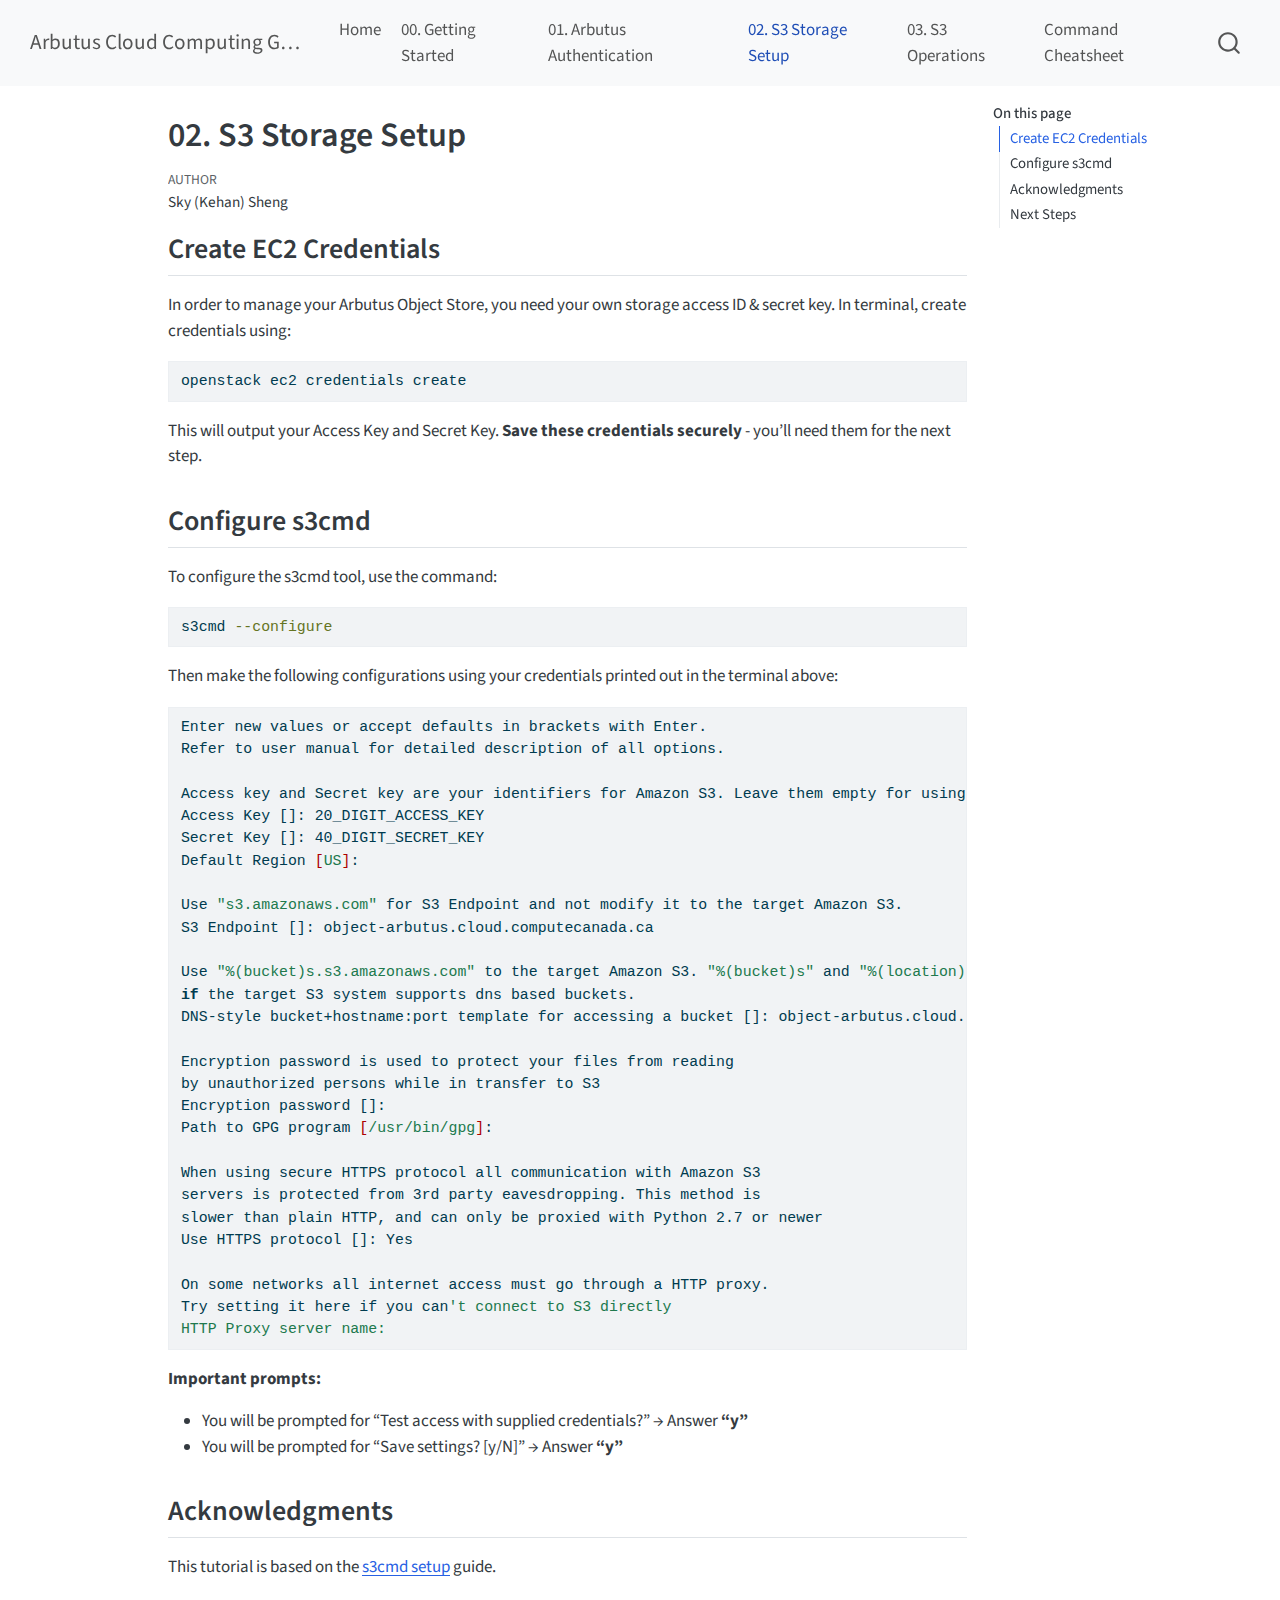
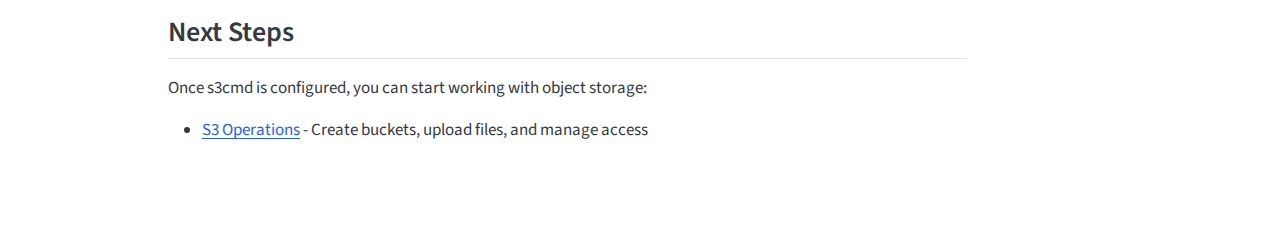
<file: docs/tutorial/s3-setup.html>
<!DOCTYPE html>
<html xmlns="http://www.w3.org/1999/xhtml" lang="en" xml:lang="en"><head>

<meta charset="utf-8">
<meta name="generator" content="quarto-1.8.26">

<meta name="viewport" content="width=device-width, initial-scale=1.0, user-scalable=yes">

<meta name="author" content="Sky (Kehan) Sheng">

<title>02. S3 Storage Setup – Arbutus Cloud Computing Guide</title>
<style>
code{white-space: pre-wrap;}
span.smallcaps{font-variant: small-caps;}
div.columns{display: flex; gap: min(4vw, 1.5em);}
div.column{flex: auto; overflow-x: auto;}
div.hanging-indent{margin-left: 1.5em; text-indent: -1.5em;}
ul.task-list{list-style: none;}
ul.task-list li input[type="checkbox"] {
  width: 0.8em;
  margin: 0 0.8em 0.2em -1em; /* quarto-specific, see https://github.com/quarto-dev/quarto-cli/issues/4556 */ 
  vertical-align: middle;
}
/* CSS for syntax highlighting */
html { -webkit-text-size-adjust: 100%; }
pre > code.sourceCode { white-space: pre; position: relative; }
pre > code.sourceCode > span { display: inline-block; line-height: 1.25; }
pre > code.sourceCode > span:empty { height: 1.2em; }
.sourceCode { overflow: visible; }
code.sourceCode > span { color: inherit; text-decoration: inherit; }
div.sourceCode { margin: 1em 0; }
pre.sourceCode { margin: 0; }
@media screen {
div.sourceCode { overflow: auto; }
}
@media print {
pre > code.sourceCode { white-space: pre-wrap; }
pre > code.sourceCode > span { text-indent: -5em; padding-left: 5em; }
}
pre.numberSource code
  { counter-reset: source-line 0; }
pre.numberSource code > span
  { position: relative; left: -4em; counter-increment: source-line; }
pre.numberSource code > span > a:first-child::before
  { content: counter(source-line);
    position: relative; left: -1em; text-align: right; vertical-align: baseline;
    border: none; display: inline-block;
    -webkit-touch-callout: none; -webkit-user-select: none;
    -khtml-user-select: none; -moz-user-select: none;
    -ms-user-select: none; user-select: none;
    padding: 0 4px; width: 4em;
  }
pre.numberSource { margin-left: 3em;  padding-left: 4px; }
div.sourceCode
  {   }
@media screen {
pre > code.sourceCode > span > a:first-child::before { text-decoration: underline; }
}
</style>


<script src="../site_libs/quarto-nav/quarto-nav.js"></script>
<script src="../site_libs/quarto-nav/headroom.min.js"></script>
<script src="../site_libs/clipboard/clipboard.min.js"></script>
<script src="../site_libs/quarto-search/autocomplete.umd.js"></script>
<script src="../site_libs/quarto-search/fuse.min.js"></script>
<script src="../site_libs/quarto-search/quarto-search.js"></script>
<meta name="quarto:offset" content="../">
<script src="../site_libs/quarto-html/quarto.js" type="module"></script>
<script src="../site_libs/quarto-html/tabsets/tabsets.js" type="module"></script>
<script src="../site_libs/quarto-html/axe/axe-check.js" type="module"></script>
<script src="../site_libs/quarto-html/popper.min.js"></script>
<script src="../site_libs/quarto-html/tippy.umd.min.js"></script>
<script src="../site_libs/quarto-html/anchor.min.js"></script>
<link href="../site_libs/quarto-html/tippy.css" rel="stylesheet">
<link href="../site_libs/quarto-html/quarto-syntax-highlighting-587c61ba64f3a5504c4d52d930310e48.css" rel="stylesheet" id="quarto-text-highlighting-styles">
<script src="../site_libs/bootstrap/bootstrap.min.js"></script>
<link href="../site_libs/bootstrap/bootstrap-icons.css" rel="stylesheet">
<link href="../site_libs/bootstrap/bootstrap-1c33c0780a01951c1c2d77b4a45239a1.min.css" rel="stylesheet" append-hash="true" id="quarto-bootstrap" data-mode="light">
<script id="quarto-search-options" type="application/json">{
  "location": "navbar",
  "copy-button": false,
  "collapse-after": 3,
  "panel-placement": "end",
  "type": "overlay",
  "limit": 50,
  "keyboard-shortcut": [
    "f",
    "/",
    "s"
  ],
  "show-item-context": false,
  "language": {
    "search-no-results-text": "No results",
    "search-matching-documents-text": "matching documents",
    "search-copy-link-title": "Copy link to search",
    "search-hide-matches-text": "Hide additional matches",
    "search-more-match-text": "more match in this document",
    "search-more-matches-text": "more matches in this document",
    "search-clear-button-title": "Clear",
    "search-text-placeholder": "",
    "search-detached-cancel-button-title": "Cancel",
    "search-submit-button-title": "Submit",
    "search-label": "Search"
  }
}</script>


<link rel="stylesheet" href="../styles.css">
</head>

<body class="nav-fixed quarto-light">

<div id="quarto-search-results"></div>
  <header id="quarto-header" class="headroom fixed-top">
    <nav class="navbar navbar-expand-lg " data-bs-theme="dark">
      <div class="navbar-container container-fluid">
      <div class="navbar-brand-container mx-auto">
    <a class="navbar-brand" href="../index.html">
    <span class="navbar-title">Arbutus Cloud Computing Guide</span>
    </a>
  </div>
            <div id="quarto-search" class="" title="Search"></div>
          <button class="navbar-toggler" type="button" data-bs-toggle="collapse" data-bs-target="#navbarCollapse" aria-controls="navbarCollapse" role="menu" aria-expanded="false" aria-label="Toggle navigation" onclick="if (window.quartoToggleHeadroom) { window.quartoToggleHeadroom(); }">
  <span class="navbar-toggler-icon"></span>
</button>
          <div class="collapse navbar-collapse" id="navbarCollapse">
            <ul class="navbar-nav navbar-nav-scroll me-auto">
  <li class="nav-item">
    <a class="nav-link" href="../tutorial/index.html"> 
<span class="menu-text">Home</span></a>
  </li>  
  <li class="nav-item">
    <a class="nav-link" href="../tutorial/getting-started.html"> 
<span class="menu-text">00. Getting Started</span></a>
  </li>  
  <li class="nav-item">
    <a class="nav-link" href="../tutorial/arbutus-auth.html"> 
<span class="menu-text">01. Arbutus Authentication</span></a>
  </li>  
  <li class="nav-item">
    <a class="nav-link active" href="../tutorial/s3-setup.html" aria-current="page"> 
<span class="menu-text">02. S3 Storage Setup</span></a>
  </li>  
  <li class="nav-item">
    <a class="nav-link" href="../tutorial/s3-operations.html"> 
<span class="menu-text">03. S3 Operations</span></a>
  </li>  
  <li class="nav-item">
    <a class="nav-link" href="../tutorial/cheatsheet.html"> 
<span class="menu-text">Command Cheatsheet</span></a>
  </li>  
</ul>
          </div> <!-- /navcollapse -->
            <div class="quarto-navbar-tools">
</div>
      </div> <!-- /container-fluid -->
    </nav>
</header>
<!-- content -->
<div id="quarto-content" class="quarto-container page-columns page-rows-contents page-layout-article page-navbar">
<!-- sidebar -->
<!-- margin-sidebar -->
    <div id="quarto-margin-sidebar" class="sidebar margin-sidebar">
        <nav id="TOC" role="doc-toc" class="toc-active">
    <h2 id="toc-title">On this page</h2>
   
  <ul>
  <li><a href="#create-ec2-credentials" id="toc-create-ec2-credentials" class="nav-link active" data-scroll-target="#create-ec2-credentials">Create EC2 Credentials</a></li>
  <li><a href="#configure-s3cmd" id="toc-configure-s3cmd" class="nav-link" data-scroll-target="#configure-s3cmd">Configure s3cmd</a></li>
  <li><a href="#acknowledgments" id="toc-acknowledgments" class="nav-link" data-scroll-target="#acknowledgments">Acknowledgments</a></li>
  <li><a href="#next-steps" id="toc-next-steps" class="nav-link" data-scroll-target="#next-steps">Next Steps</a></li>
  </ul>
</nav>
    </div>
<!-- main -->
<main class="content" id="quarto-document-content">

<header id="title-block-header" class="quarto-title-block default">
<div class="quarto-title">
<h1 class="title">02. S3 Storage Setup</h1>
</div>



<div class="quarto-title-meta">

    <div>
    <div class="quarto-title-meta-heading">Author</div>
    <div class="quarto-title-meta-contents">
             <p>Sky (Kehan) Sheng </p>
          </div>
  </div>
    
  
    
  </div>
  


</header>


<section id="create-ec2-credentials" class="level2">
<h2 class="anchored" data-anchor-id="create-ec2-credentials">Create EC2 Credentials</h2>
<p>In order to manage your Arbutus Object Store, you need your own storage access ID &amp; secret key. In terminal, create credentials using:</p>
<div class="code-copy-outer-scaffold"><div class="sourceCode" id="cb1"><pre class="sourceCode bash code-with-copy"><code class="sourceCode bash"><span id="cb1-1"><a href="#cb1-1" aria-hidden="true" tabindex="-1"></a><span class="ex">openstack</span> ec2 credentials create</span></code></pre></div><button title="Copy to Clipboard" class="code-copy-button"><i class="bi"></i></button></div>
<p>This will output your Access Key and Secret Key. <strong>Save these credentials securely</strong> - you’ll need them for the next step.</p>
</section>
<section id="configure-s3cmd" class="level2">
<h2 class="anchored" data-anchor-id="configure-s3cmd">Configure s3cmd</h2>
<p>To configure the s3cmd tool, use the command:</p>
<div class="code-copy-outer-scaffold"><div class="sourceCode" id="cb2"><pre class="sourceCode bash code-with-copy"><code class="sourceCode bash"><span id="cb2-1"><a href="#cb2-1" aria-hidden="true" tabindex="-1"></a><span class="ex">s3cmd</span> <span class="at">--configure</span></span></code></pre></div><button title="Copy to Clipboard" class="code-copy-button"><i class="bi"></i></button></div>
<p>Then make the following configurations using your credentials printed out in the terminal above:</p>
<div class="code-copy-outer-scaffold"><div class="sourceCode" id="cb3"><pre class="sourceCode bash code-with-copy"><code class="sourceCode bash"><span id="cb3-1"><a href="#cb3-1" aria-hidden="true" tabindex="-1"></a><span class="ex">Enter</span> new values or accept defaults in brackets with Enter.</span>
<span id="cb3-2"><a href="#cb3-2" aria-hidden="true" tabindex="-1"></a><span class="ex">Refer</span> to user manual for detailed description of all options.</span>
<span id="cb3-3"><a href="#cb3-3" aria-hidden="true" tabindex="-1"></a></span>
<span id="cb3-4"><a href="#cb3-4" aria-hidden="true" tabindex="-1"></a><span class="ex">Access</span> key and Secret key are your identifiers for Amazon S3. Leave them empty for using the env variables.</span>
<span id="cb3-5"><a href="#cb3-5" aria-hidden="true" tabindex="-1"></a><span class="ex">Access</span> Key []: 20_DIGIT_ACCESS_KEY</span>
<span id="cb3-6"><a href="#cb3-6" aria-hidden="true" tabindex="-1"></a><span class="ex">Secret</span> Key []: 40_DIGIT_SECRET_KEY</span>
<span id="cb3-7"><a href="#cb3-7" aria-hidden="true" tabindex="-1"></a><span class="ex">Default</span> Region <span class="pp">[</span><span class="ss">US</span><span class="pp">]</span>:</span>
<span id="cb3-8"><a href="#cb3-8" aria-hidden="true" tabindex="-1"></a></span>
<span id="cb3-9"><a href="#cb3-9" aria-hidden="true" tabindex="-1"></a><span class="ex">Use</span> <span class="st">"s3.amazonaws.com"</span> for S3 Endpoint and not modify it to the target Amazon S3.</span>
<span id="cb3-10"><a href="#cb3-10" aria-hidden="true" tabindex="-1"></a><span class="ex">S3</span> Endpoint []: object-arbutus.cloud.computecanada.ca</span>
<span id="cb3-11"><a href="#cb3-11" aria-hidden="true" tabindex="-1"></a></span>
<span id="cb3-12"><a href="#cb3-12" aria-hidden="true" tabindex="-1"></a><span class="ex">Use</span> <span class="st">"%(bucket)s.s3.amazonaws.com"</span> to the target Amazon S3. <span class="st">"%(bucket)s"</span> and <span class="st">"%(location)s"</span> vars can be used</span>
<span id="cb3-13"><a href="#cb3-13" aria-hidden="true" tabindex="-1"></a><span class="cf">if</span> <span class="ex">the</span> target S3 system supports dns based buckets.</span>
<span id="cb3-14"><a href="#cb3-14" aria-hidden="true" tabindex="-1"></a><span class="ex">DNS-style</span> bucket+hostname:port template for accessing a bucket []: object-arbutus.cloud.computecanada.ca</span>
<span id="cb3-15"><a href="#cb3-15" aria-hidden="true" tabindex="-1"></a></span>
<span id="cb3-16"><a href="#cb3-16" aria-hidden="true" tabindex="-1"></a><span class="ex">Encryption</span> password is used to protect your files from reading</span>
<span id="cb3-17"><a href="#cb3-17" aria-hidden="true" tabindex="-1"></a><span class="ex">by</span> unauthorized persons while in transfer to S3</span>
<span id="cb3-18"><a href="#cb3-18" aria-hidden="true" tabindex="-1"></a><span class="ex">Encryption</span> password []:</span>
<span id="cb3-19"><a href="#cb3-19" aria-hidden="true" tabindex="-1"></a><span class="ex">Path</span> to GPG program <span class="pp">[</span><span class="ss">/usr/bin/gpg</span><span class="pp">]</span>: </span>
<span id="cb3-20"><a href="#cb3-20" aria-hidden="true" tabindex="-1"></a></span>
<span id="cb3-21"><a href="#cb3-21" aria-hidden="true" tabindex="-1"></a><span class="ex">When</span> using secure HTTPS protocol all communication with Amazon S3</span>
<span id="cb3-22"><a href="#cb3-22" aria-hidden="true" tabindex="-1"></a><span class="ex">servers</span> is protected from 3rd party eavesdropping. This method is</span>
<span id="cb3-23"><a href="#cb3-23" aria-hidden="true" tabindex="-1"></a><span class="ex">slower</span> than plain HTTP, and can only be proxied with Python 2.7 or newer</span>
<span id="cb3-24"><a href="#cb3-24" aria-hidden="true" tabindex="-1"></a><span class="ex">Use</span> HTTPS protocol []: Yes</span>
<span id="cb3-25"><a href="#cb3-25" aria-hidden="true" tabindex="-1"></a></span>
<span id="cb3-26"><a href="#cb3-26" aria-hidden="true" tabindex="-1"></a><span class="ex">On</span> some networks all internet access must go through a HTTP proxy.</span>
<span id="cb3-27"><a href="#cb3-27" aria-hidden="true" tabindex="-1"></a><span class="ex">Try</span> setting it here if you can<span class="st">'t connect to S3 directly</span></span>
<span id="cb3-28"><a href="#cb3-28" aria-hidden="true" tabindex="-1"></a><span class="st">HTTP Proxy server name:</span></span></code></pre></div><button title="Copy to Clipboard" class="code-copy-button"><i class="bi"></i></button></div>
<p><strong>Important prompts:</strong></p>
<ul>
<li>You will be prompted for “Test access with supplied credentials?” → Answer <strong>“y”</strong></li>
<li>You will be prompted for “Save settings? [y/N]” → Answer <strong>“y”</strong></li>
</ul>
</section>
<section id="acknowledgments" class="level2">
<h2 class="anchored" data-anchor-id="acknowledgments">Acknowledgments</h2>
<p>This tutorial is based on the <a href="https://docs.alliancecan.ca/wiki/Accessing_object_storage_with_s3cmd">s3cmd setup</a> guide.</p>
</section>
<section id="next-steps" class="level2">
<h2 class="anchored" data-anchor-id="next-steps">Next Steps</h2>
<p>Once s3cmd is configured, you can start working with object storage:</p>
<ul>
<li><a href="../tutorial/s3-operations.html">S3 Operations</a> - Create buckets, upload files, and manage access</li>
</ul>


</section>

</main> <!-- /main -->
<script id="quarto-html-after-body" type="application/javascript">
  window.document.addEventListener("DOMContentLoaded", function (event) {
    const icon = "";
    const anchorJS = new window.AnchorJS();
    anchorJS.options = {
      placement: 'right',
      icon: icon
    };
    anchorJS.add('.anchored');
    const isCodeAnnotation = (el) => {
      for (const clz of el.classList) {
        if (clz.startsWith('code-annotation-')) {                     
          return true;
        }
      }
      return false;
    }
    const onCopySuccess = function(e) {
      // button target
      const button = e.trigger;
      // don't keep focus
      button.blur();
      // flash "checked"
      button.classList.add('code-copy-button-checked');
      var currentTitle = button.getAttribute("title");
      button.setAttribute("title", "Copied!");
      let tooltip;
      if (window.bootstrap) {
        button.setAttribute("data-bs-toggle", "tooltip");
        button.setAttribute("data-bs-placement", "left");
        button.setAttribute("data-bs-title", "Copied!");
        tooltip = new bootstrap.Tooltip(button, 
          { trigger: "manual", 
            customClass: "code-copy-button-tooltip",
            offset: [0, -8]});
        tooltip.show();    
      }
      setTimeout(function() {
        if (tooltip) {
          tooltip.hide();
          button.removeAttribute("data-bs-title");
          button.removeAttribute("data-bs-toggle");
          button.removeAttribute("data-bs-placement");
        }
        button.setAttribute("title", currentTitle);
        button.classList.remove('code-copy-button-checked');
      }, 1000);
      // clear code selection
      e.clearSelection();
    }
    const getTextToCopy = function(trigger) {
      const outerScaffold = trigger.parentElement.cloneNode(true);
      const codeEl = outerScaffold.querySelector('code');
      for (const childEl of codeEl.children) {
        if (isCodeAnnotation(childEl)) {
          childEl.remove();
        }
      }
      return codeEl.innerText;
    }
    const clipboard = new window.ClipboardJS('.code-copy-button:not([data-in-quarto-modal])', {
      text: getTextToCopy
    });
    clipboard.on('success', onCopySuccess);
    if (window.document.getElementById('quarto-embedded-source-code-modal')) {
      const clipboardModal = new window.ClipboardJS('.code-copy-button[data-in-quarto-modal]', {
        text: getTextToCopy,
        container: window.document.getElementById('quarto-embedded-source-code-modal')
      });
      clipboardModal.on('success', onCopySuccess);
    }
      var localhostRegex = new RegExp(/^(?:http|https):\/\/localhost\:?[0-9]*\//);
      var mailtoRegex = new RegExp(/^mailto:/);
        var filterRegex = new RegExp('/' + window.location.host + '/');
      var isInternal = (href) => {
          return filterRegex.test(href) || localhostRegex.test(href) || mailtoRegex.test(href);
      }
      // Inspect non-navigation links and adorn them if external
     var links = window.document.querySelectorAll('a[href]:not(.nav-link):not(.navbar-brand):not(.toc-action):not(.sidebar-link):not(.sidebar-item-toggle):not(.pagination-link):not(.no-external):not([aria-hidden]):not(.dropdown-item):not(.quarto-navigation-tool):not(.about-link)');
      for (var i=0; i<links.length; i++) {
        const link = links[i];
        if (!isInternal(link.href)) {
          // undo the damage that might have been done by quarto-nav.js in the case of
          // links that we want to consider external
          if (link.dataset.originalHref !== undefined) {
            link.href = link.dataset.originalHref;
          }
        }
      }
    function tippyHover(el, contentFn, onTriggerFn, onUntriggerFn) {
      const config = {
        allowHTML: true,
        maxWidth: 500,
        delay: 100,
        arrow: false,
        appendTo: function(el) {
            return el.parentElement;
        },
        interactive: true,
        interactiveBorder: 10,
        theme: 'quarto',
        placement: 'bottom-start',
      };
      if (contentFn) {
        config.content = contentFn;
      }
      if (onTriggerFn) {
        config.onTrigger = onTriggerFn;
      }
      if (onUntriggerFn) {
        config.onUntrigger = onUntriggerFn;
      }
      window.tippy(el, config); 
    }
    const noterefs = window.document.querySelectorAll('a[role="doc-noteref"]');
    for (var i=0; i<noterefs.length; i++) {
      const ref = noterefs[i];
      tippyHover(ref, function() {
        // use id or data attribute instead here
        let href = ref.getAttribute('data-footnote-href') || ref.getAttribute('href');
        try { href = new URL(href).hash; } catch {}
        const id = href.replace(/^#\/?/, "");
        const note = window.document.getElementById(id);
        if (note) {
          return note.innerHTML;
        } else {
          return "";
        }
      });
    }
    const xrefs = window.document.querySelectorAll('a.quarto-xref');
    const processXRef = (id, note) => {
      // Strip column container classes
      const stripColumnClz = (el) => {
        el.classList.remove("page-full", "page-columns");
        if (el.children) {
          for (const child of el.children) {
            stripColumnClz(child);
          }
        }
      }
      stripColumnClz(note)
      if (id === null || id.startsWith('sec-')) {
        // Special case sections, only their first couple elements
        const container = document.createElement("div");
        if (note.children && note.children.length > 2) {
          container.appendChild(note.children[0].cloneNode(true));
          for (let i = 1; i < note.children.length; i++) {
            const child = note.children[i];
            if (child.tagName === "P" && child.innerText === "") {
              continue;
            } else {
              container.appendChild(child.cloneNode(true));
              break;
            }
          }
          if (window.Quarto?.typesetMath) {
            window.Quarto.typesetMath(container);
          }
          return container.innerHTML
        } else {
          if (window.Quarto?.typesetMath) {
            window.Quarto.typesetMath(note);
          }
          return note.innerHTML;
        }
      } else {
        // Remove any anchor links if they are present
        const anchorLink = note.querySelector('a.anchorjs-link');
        if (anchorLink) {
          anchorLink.remove();
        }
        if (window.Quarto?.typesetMath) {
          window.Quarto.typesetMath(note);
        }
        if (note.classList.contains("callout")) {
          return note.outerHTML;
        } else {
          return note.innerHTML;
        }
      }
    }
    for (var i=0; i<xrefs.length; i++) {
      const xref = xrefs[i];
      tippyHover(xref, undefined, function(instance) {
        instance.disable();
        let url = xref.getAttribute('href');
        let hash = undefined; 
        if (url.startsWith('#')) {
          hash = url;
        } else {
          try { hash = new URL(url).hash; } catch {}
        }
        if (hash) {
          const id = hash.replace(/^#\/?/, "");
          const note = window.document.getElementById(id);
          if (note !== null) {
            try {
              const html = processXRef(id, note.cloneNode(true));
              instance.setContent(html);
            } finally {
              instance.enable();
              instance.show();
            }
          } else {
            // See if we can fetch this
            fetch(url.split('#')[0])
            .then(res => res.text())
            .then(html => {
              const parser = new DOMParser();
              const htmlDoc = parser.parseFromString(html, "text/html");
              const note = htmlDoc.getElementById(id);
              if (note !== null) {
                const html = processXRef(id, note);
                instance.setContent(html);
              } 
            }).finally(() => {
              instance.enable();
              instance.show();
            });
          }
        } else {
          // See if we can fetch a full url (with no hash to target)
          // This is a special case and we should probably do some content thinning / targeting
          fetch(url)
          .then(res => res.text())
          .then(html => {
            const parser = new DOMParser();
            const htmlDoc = parser.parseFromString(html, "text/html");
            const note = htmlDoc.querySelector('main.content');
            if (note !== null) {
              // This should only happen for chapter cross references
              // (since there is no id in the URL)
              // remove the first header
              if (note.children.length > 0 && note.children[0].tagName === "HEADER") {
                note.children[0].remove();
              }
              const html = processXRef(null, note);
              instance.setContent(html);
            } 
          }).finally(() => {
            instance.enable();
            instance.show();
          });
        }
      }, function(instance) {
      });
    }
        let selectedAnnoteEl;
        const selectorForAnnotation = ( cell, annotation) => {
          let cellAttr = 'data-code-cell="' + cell + '"';
          let lineAttr = 'data-code-annotation="' +  annotation + '"';
          const selector = 'span[' + cellAttr + '][' + lineAttr + ']';
          return selector;
        }
        const selectCodeLines = (annoteEl) => {
          const doc = window.document;
          const targetCell = annoteEl.getAttribute("data-target-cell");
          const targetAnnotation = annoteEl.getAttribute("data-target-annotation");
          const annoteSpan = window.document.querySelector(selectorForAnnotation(targetCell, targetAnnotation));
          const lines = annoteSpan.getAttribute("data-code-lines").split(",");
          const lineIds = lines.map((line) => {
            return targetCell + "-" + line;
          })
          let top = null;
          let height = null;
          let parent = null;
          if (lineIds.length > 0) {
              //compute the position of the single el (top and bottom and make a div)
              const el = window.document.getElementById(lineIds[0]);
              top = el.offsetTop;
              height = el.offsetHeight;
              parent = el.parentElement.parentElement;
            if (lineIds.length > 1) {
              const lastEl = window.document.getElementById(lineIds[lineIds.length - 1]);
              const bottom = lastEl.offsetTop + lastEl.offsetHeight;
              height = bottom - top;
            }
            if (top !== null && height !== null && parent !== null) {
              // cook up a div (if necessary) and position it 
              let div = window.document.getElementById("code-annotation-line-highlight");
              if (div === null) {
                div = window.document.createElement("div");
                div.setAttribute("id", "code-annotation-line-highlight");
                div.style.position = 'absolute';
                parent.appendChild(div);
              }
              div.style.top = top - 2 + "px";
              div.style.height = height + 4 + "px";
              div.style.left = 0;
              let gutterDiv = window.document.getElementById("code-annotation-line-highlight-gutter");
              if (gutterDiv === null) {
                gutterDiv = window.document.createElement("div");
                gutterDiv.setAttribute("id", "code-annotation-line-highlight-gutter");
                gutterDiv.style.position = 'absolute';
                const codeCell = window.document.getElementById(targetCell);
                const gutter = codeCell.querySelector('.code-annotation-gutter');
                gutter.appendChild(gutterDiv);
              }
              gutterDiv.style.top = top - 2 + "px";
              gutterDiv.style.height = height + 4 + "px";
            }
            selectedAnnoteEl = annoteEl;
          }
        };
        const unselectCodeLines = () => {
          const elementsIds = ["code-annotation-line-highlight", "code-annotation-line-highlight-gutter"];
          elementsIds.forEach((elId) => {
            const div = window.document.getElementById(elId);
            if (div) {
              div.remove();
            }
          });
          selectedAnnoteEl = undefined;
        };
          // Handle positioning of the toggle
      window.addEventListener(
        "resize",
        throttle(() => {
          elRect = undefined;
          if (selectedAnnoteEl) {
            selectCodeLines(selectedAnnoteEl);
          }
        }, 10)
      );
      function throttle(fn, ms) {
      let throttle = false;
      let timer;
        return (...args) => {
          if(!throttle) { // first call gets through
              fn.apply(this, args);
              throttle = true;
          } else { // all the others get throttled
              if(timer) clearTimeout(timer); // cancel #2
              timer = setTimeout(() => {
                fn.apply(this, args);
                timer = throttle = false;
              }, ms);
          }
        };
      }
        // Attach click handler to the DT
        const annoteDls = window.document.querySelectorAll('dt[data-target-cell]');
        for (const annoteDlNode of annoteDls) {
          annoteDlNode.addEventListener('click', (event) => {
            const clickedEl = event.target;
            if (clickedEl !== selectedAnnoteEl) {
              unselectCodeLines();
              const activeEl = window.document.querySelector('dt[data-target-cell].code-annotation-active');
              if (activeEl) {
                activeEl.classList.remove('code-annotation-active');
              }
              selectCodeLines(clickedEl);
              clickedEl.classList.add('code-annotation-active');
            } else {
              // Unselect the line
              unselectCodeLines();
              clickedEl.classList.remove('code-annotation-active');
            }
          });
        }
    const findCites = (el) => {
      const parentEl = el.parentElement;
      if (parentEl) {
        const cites = parentEl.dataset.cites;
        if (cites) {
          return {
            el,
            cites: cites.split(' ')
          };
        } else {
          return findCites(el.parentElement)
        }
      } else {
        return undefined;
      }
    };
    var bibliorefs = window.document.querySelectorAll('a[role="doc-biblioref"]');
    for (var i=0; i<bibliorefs.length; i++) {
      const ref = bibliorefs[i];
      const citeInfo = findCites(ref);
      if (citeInfo) {
        tippyHover(citeInfo.el, function() {
          var popup = window.document.createElement('div');
          citeInfo.cites.forEach(function(cite) {
            var citeDiv = window.document.createElement('div');
            citeDiv.classList.add('hanging-indent');
            citeDiv.classList.add('csl-entry');
            var biblioDiv = window.document.getElementById('ref-' + cite);
            if (biblioDiv) {
              citeDiv.innerHTML = biblioDiv.innerHTML;
            }
            popup.appendChild(citeDiv);
          });
          return popup.innerHTML;
        });
      }
    }
  });
  </script>
</div> <!-- /content -->




</body></html>
</file>
<file: docs/site_libs/quarto-html/tippy.css>
.tippy-box[data-animation=fade][data-state=hidden]{opacity:0}[data-tippy-root]{max-width:calc(100vw - 10px)}.tippy-box{position:relative;background-color:#333;color:#fff;border-radius:4px;font-size:14px;line-height:1.4;white-space:normal;outline:0;transition-property:transform,visibility,opacity}.tippy-box[data-placement^=top]>.tippy-arrow{bottom:0}.tippy-box[data-placement^=top]>.tippy-arrow:before{bottom:-7px;left:0;border-width:8px 8px 0;border-top-color:initial;transform-origin:center top}.tippy-box[data-placement^=bottom]>.tippy-arrow{top:0}.tippy-box[data-placement^=bottom]>.tippy-arrow:before{top:-7px;left:0;border-width:0 8px 8px;border-bottom-color:initial;transform-origin:center bottom}.tippy-box[data-placement^=left]>.tippy-arrow{right:0}.tippy-box[data-placement^=left]>.tippy-arrow:before{border-width:8px 0 8px 8px;border-left-color:initial;right:-7px;transform-origin:center left}.tippy-box[data-placement^=right]>.tippy-arrow{left:0}.tippy-box[data-placement^=right]>.tippy-arrow:before{left:-7px;border-width:8px 8px 8px 0;border-right-color:initial;transform-origin:center right}.tippy-box[data-inertia][data-state=visible]{transition-timing-function:cubic-bezier(.54,1.5,.38,1.11)}.tippy-arrow{width:16px;height:16px;color:#333}.tippy-arrow:before{content:"";position:absolute;border-color:transparent;border-style:solid}.tippy-content{position:relative;padding:5px 9px;z-index:1}
</file>
<file: docs/site_libs/quarto-html/quarto-syntax-highlighting-587c61ba64f3a5504c4d52d930310e48.css>
/* quarto syntax highlight colors */
:root {
  --quarto-hl-ot-color: #003B4F;
  --quarto-hl-at-color: #657422;
  --quarto-hl-ss-color: #20794D;
  --quarto-hl-an-color: #5E5E5E;
  --quarto-hl-fu-color: #4758AB;
  --quarto-hl-st-color: #20794D;
  --quarto-hl-cf-color: #003B4F;
  --quarto-hl-op-color: #5E5E5E;
  --quarto-hl-er-color: #AD0000;
  --quarto-hl-bn-color: #AD0000;
  --quarto-hl-al-color: #AD0000;
  --quarto-hl-va-color: #111111;
  --quarto-hl-bu-color: inherit;
  --quarto-hl-ex-color: inherit;
  --quarto-hl-pp-color: #AD0000;
  --quarto-hl-in-color: #5E5E5E;
  --quarto-hl-vs-color: #20794D;
  --quarto-hl-wa-color: #5E5E5E;
  --quarto-hl-do-color: #5E5E5E;
  --quarto-hl-im-color: #00769E;
  --quarto-hl-ch-color: #20794D;
  --quarto-hl-dt-color: #AD0000;
  --quarto-hl-fl-color: #AD0000;
  --quarto-hl-co-color: #5E5E5E;
  --quarto-hl-cv-color: #5E5E5E;
  --quarto-hl-cn-color: #8f5902;
  --quarto-hl-sc-color: #5E5E5E;
  --quarto-hl-dv-color: #AD0000;
  --quarto-hl-kw-color: #003B4F;
}

/* other quarto variables */
:root {
  --quarto-font-monospace: SFMono-Regular, Menlo, Monaco, Consolas, "Liberation Mono", "Courier New", monospace;
}

/* syntax highlight based on Pandoc's rules */
pre > code.sourceCode > span {
  color: #003B4F;
}

code.sourceCode > span {
  color: #003B4F;
}

div.sourceCode,
div.sourceCode pre.sourceCode {
  color: #003B4F;
}

/* Normal */
code span {
  color: #003B4F;
}

/* Alert */
code span.al {
  color: #AD0000;
  font-style: inherit;
}

/* Annotation */
code span.an {
  color: #5E5E5E;
  font-style: inherit;
}

/* Attribute */
code span.at {
  color: #657422;
  font-style: inherit;
}

/* BaseN */
code span.bn {
  color: #AD0000;
  font-style: inherit;
}

/* BuiltIn */
code span.bu {
  font-style: inherit;
}

/* ControlFlow */
code span.cf {
  color: #003B4F;
  font-weight: bold;
  font-style: inherit;
}

/* Char */
code span.ch {
  color: #20794D;
  font-style: inherit;
}

/* Constant */
code span.cn {
  color: #8f5902;
  font-style: inherit;
}

/* Comment */
code span.co {
  color: #5E5E5E;
  font-style: inherit;
}

/* CommentVar */
code span.cv {
  color: #5E5E5E;
  font-style: italic;
}

/* Documentation */
code span.do {
  color: #5E5E5E;
  font-style: italic;
}

/* DataType */
code span.dt {
  color: #AD0000;
  font-style: inherit;
}

/* DecVal */
code span.dv {
  color: #AD0000;
  font-style: inherit;
}

/* Error */
code span.er {
  color: #AD0000;
  font-style: inherit;
}

/* Extension */
code span.ex {
  font-style: inherit;
}

/* Float */
code span.fl {
  color: #AD0000;
  font-style: inherit;
}

/* Function */
code span.fu {
  color: #4758AB;
  font-style: inherit;
}

/* Import */
code span.im {
  color: #00769E;
  font-style: inherit;
}

/* Information */
code span.in {
  color: #5E5E5E;
  font-style: inherit;
}

/* Keyword */
code span.kw {
  color: #003B4F;
  font-weight: bold;
  font-style: inherit;
}

/* Operator */
code span.op {
  color: #5E5E5E;
  font-style: inherit;
}

/* Other */
code span.ot {
  color: #003B4F;
  font-style: inherit;
}

/* Preprocessor */
code span.pp {
  color: #AD0000;
  font-style: inherit;
}

/* SpecialChar */
code span.sc {
  color: #5E5E5E;
  font-style: inherit;
}

/* SpecialString */
code span.ss {
  color: #20794D;
  font-style: inherit;
}

/* String */
code span.st {
  color: #20794D;
  font-style: inherit;
}

/* Variable */
code span.va {
  color: #111111;
  font-style: inherit;
}

/* VerbatimString */
code span.vs {
  color: #20794D;
  font-style: inherit;
}

/* Warning */
code span.wa {
  color: #5E5E5E;
  font-style: italic;
}

.prevent-inlining {
  content: "</";
}

/*# sourceMappingURL=2dce1cc6c82594539e1579de68416b47.css.map */
</file>
<file: docs/styles.css>
/* Custom styles for Arbutus documentation */

/* Code block styling */
pre {
  border-radius: 4px;
  padding: 1em;
}

/* Warning boxes */
blockquote {
  border-left: 4px solid #ff9800;
  padding-left: 1em;
  margin-left: 0;
}

/* Table styling */
table {
  border-collapse: collapse;
  width: 100%;
  margin: 1em 0;
}

table th,
table td {
  border: 1px solid #ddd;
  padding: 8px;
  text-align: left;
}

table th {
  background-color: #f2f2f2;
  font-weight: bold;
}

/* Command examples */
code {
  background-color: #f4f4f4;
  padding: 2px 6px;
  border-radius: 3px;
  font-family: 'Courier New', monospace;
}
</file>
